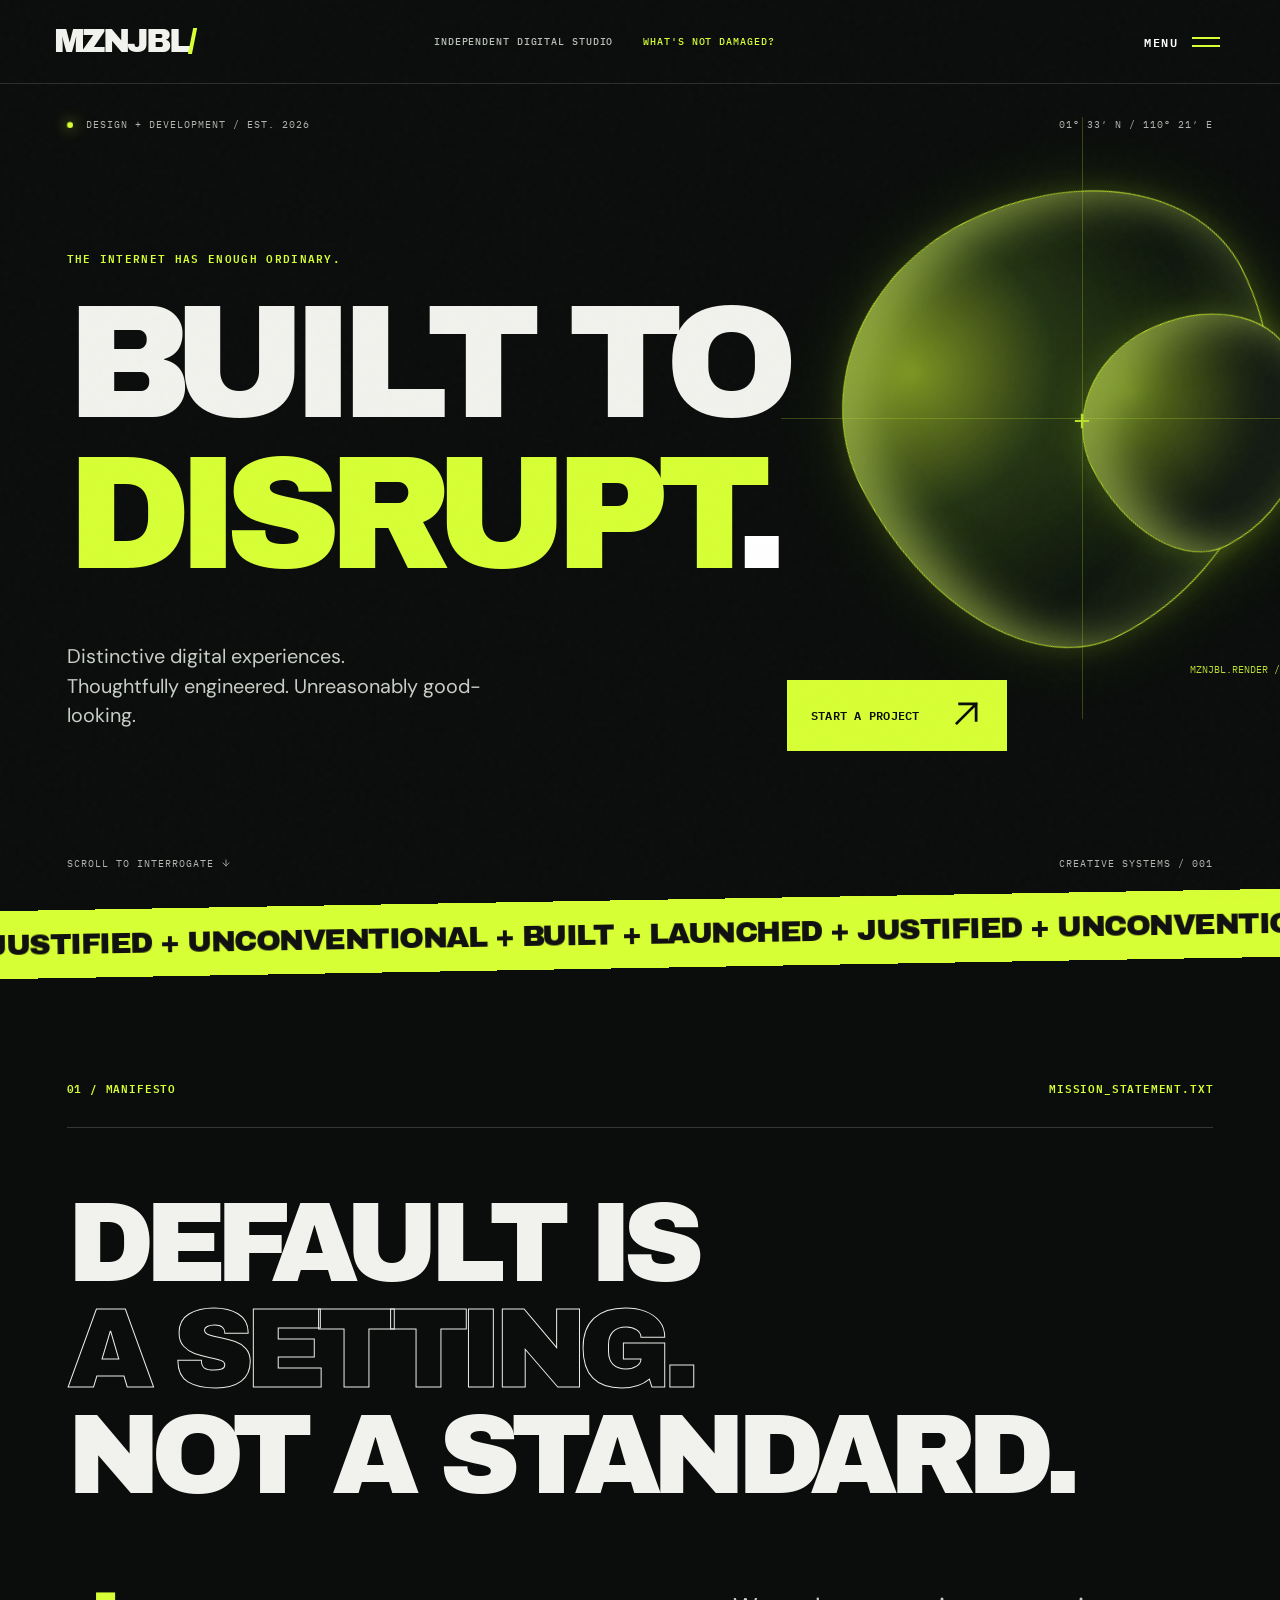
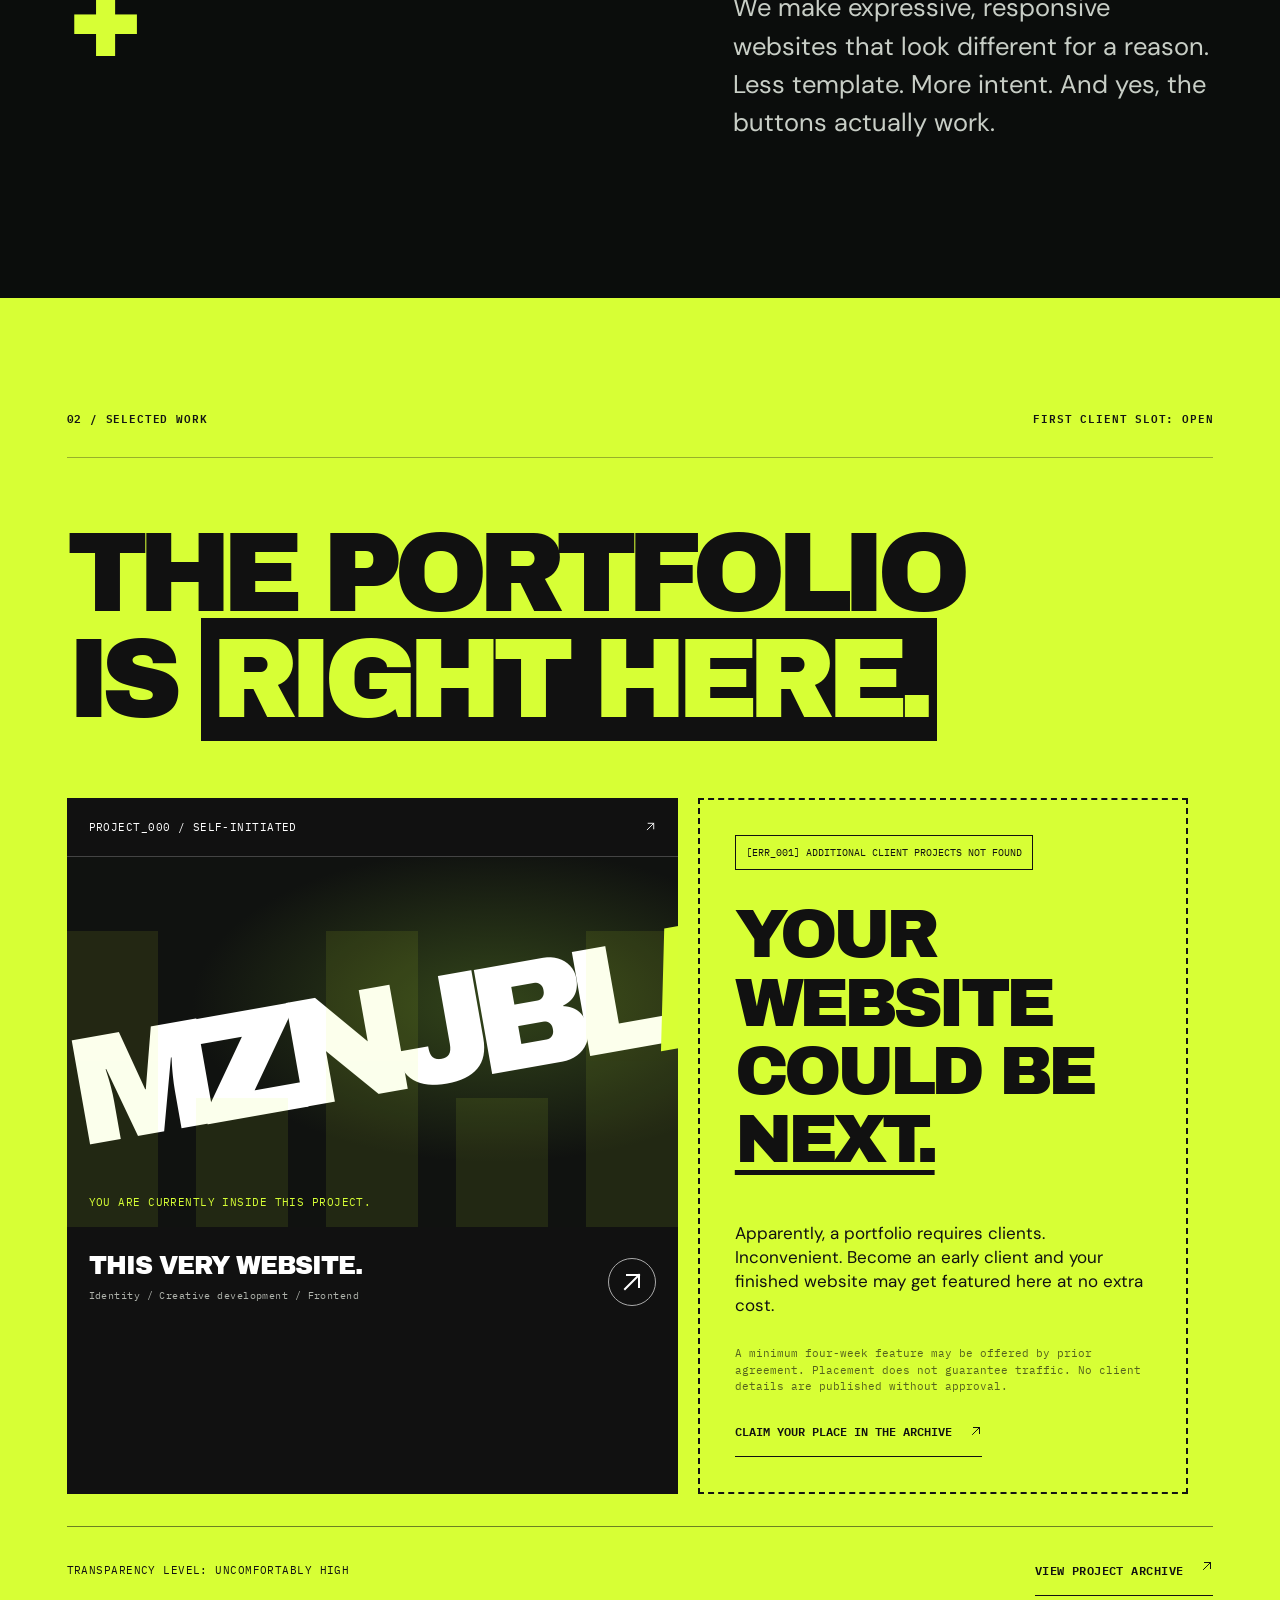
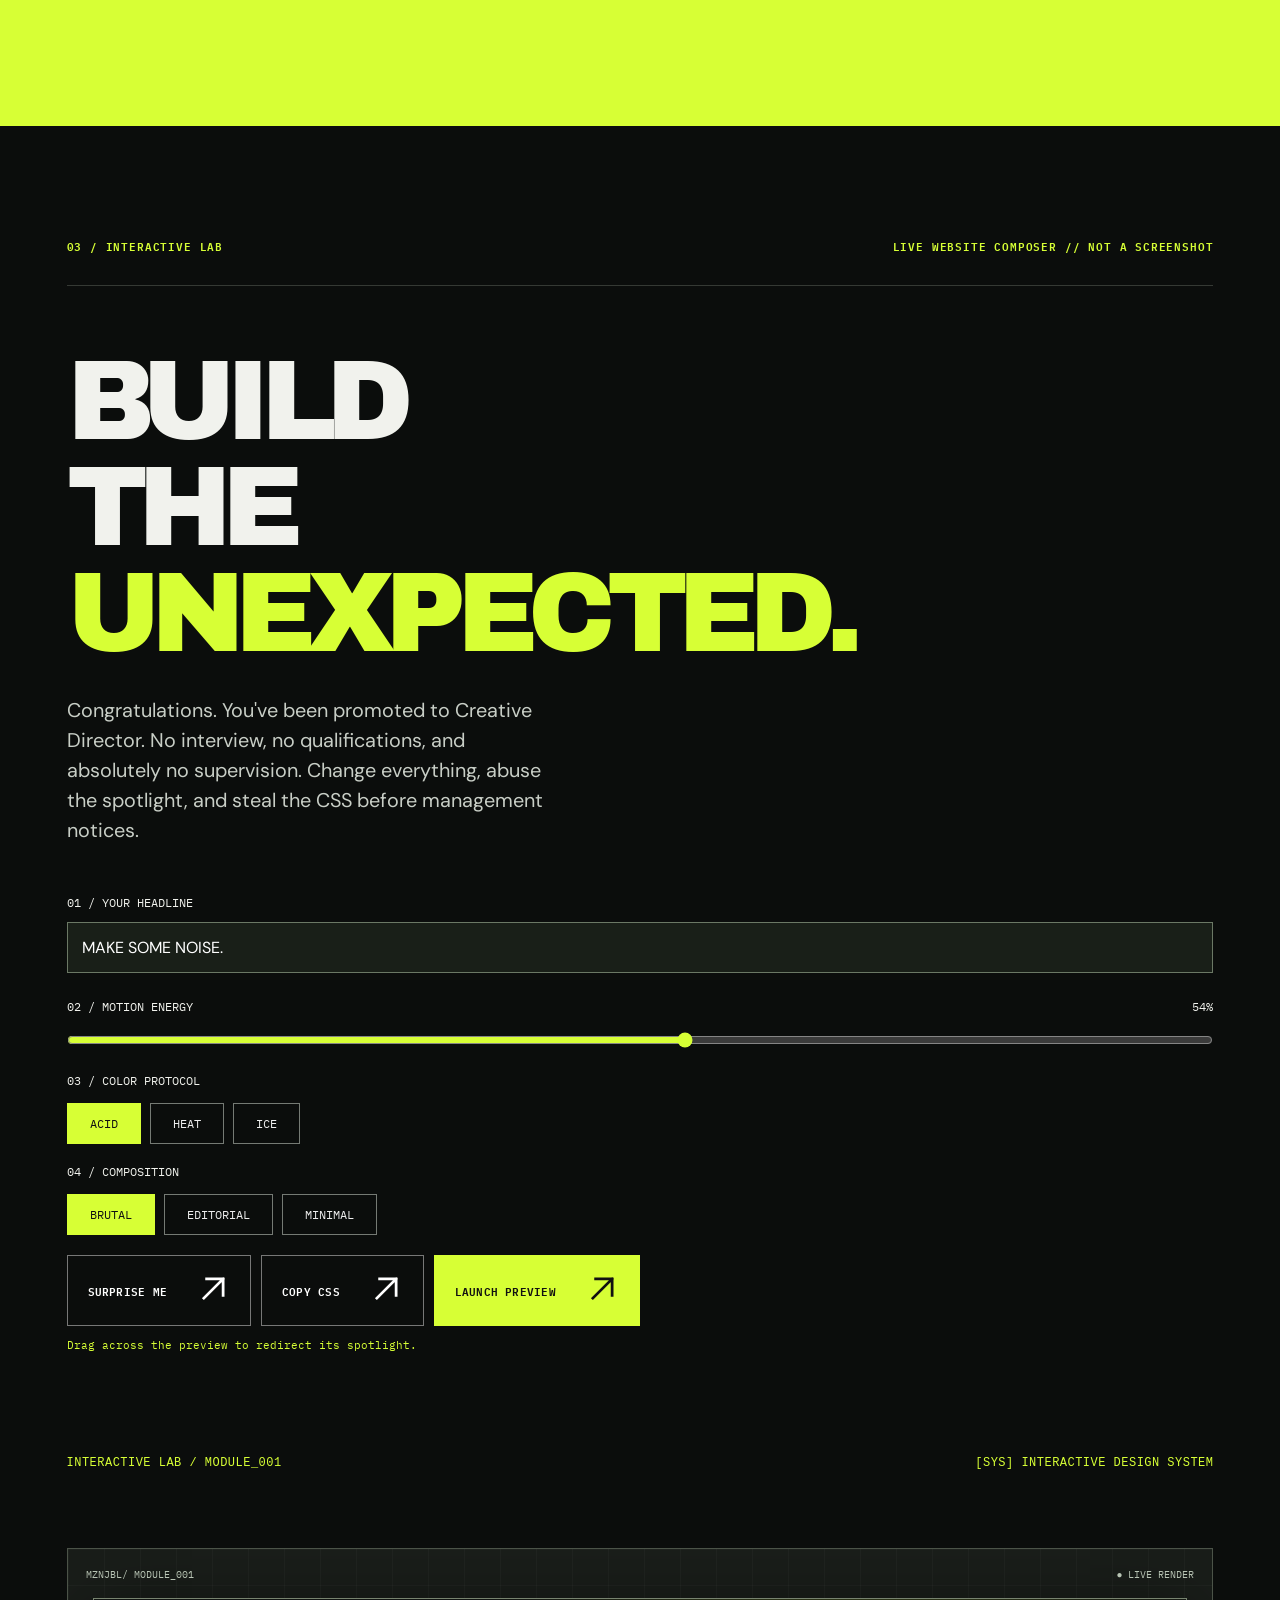
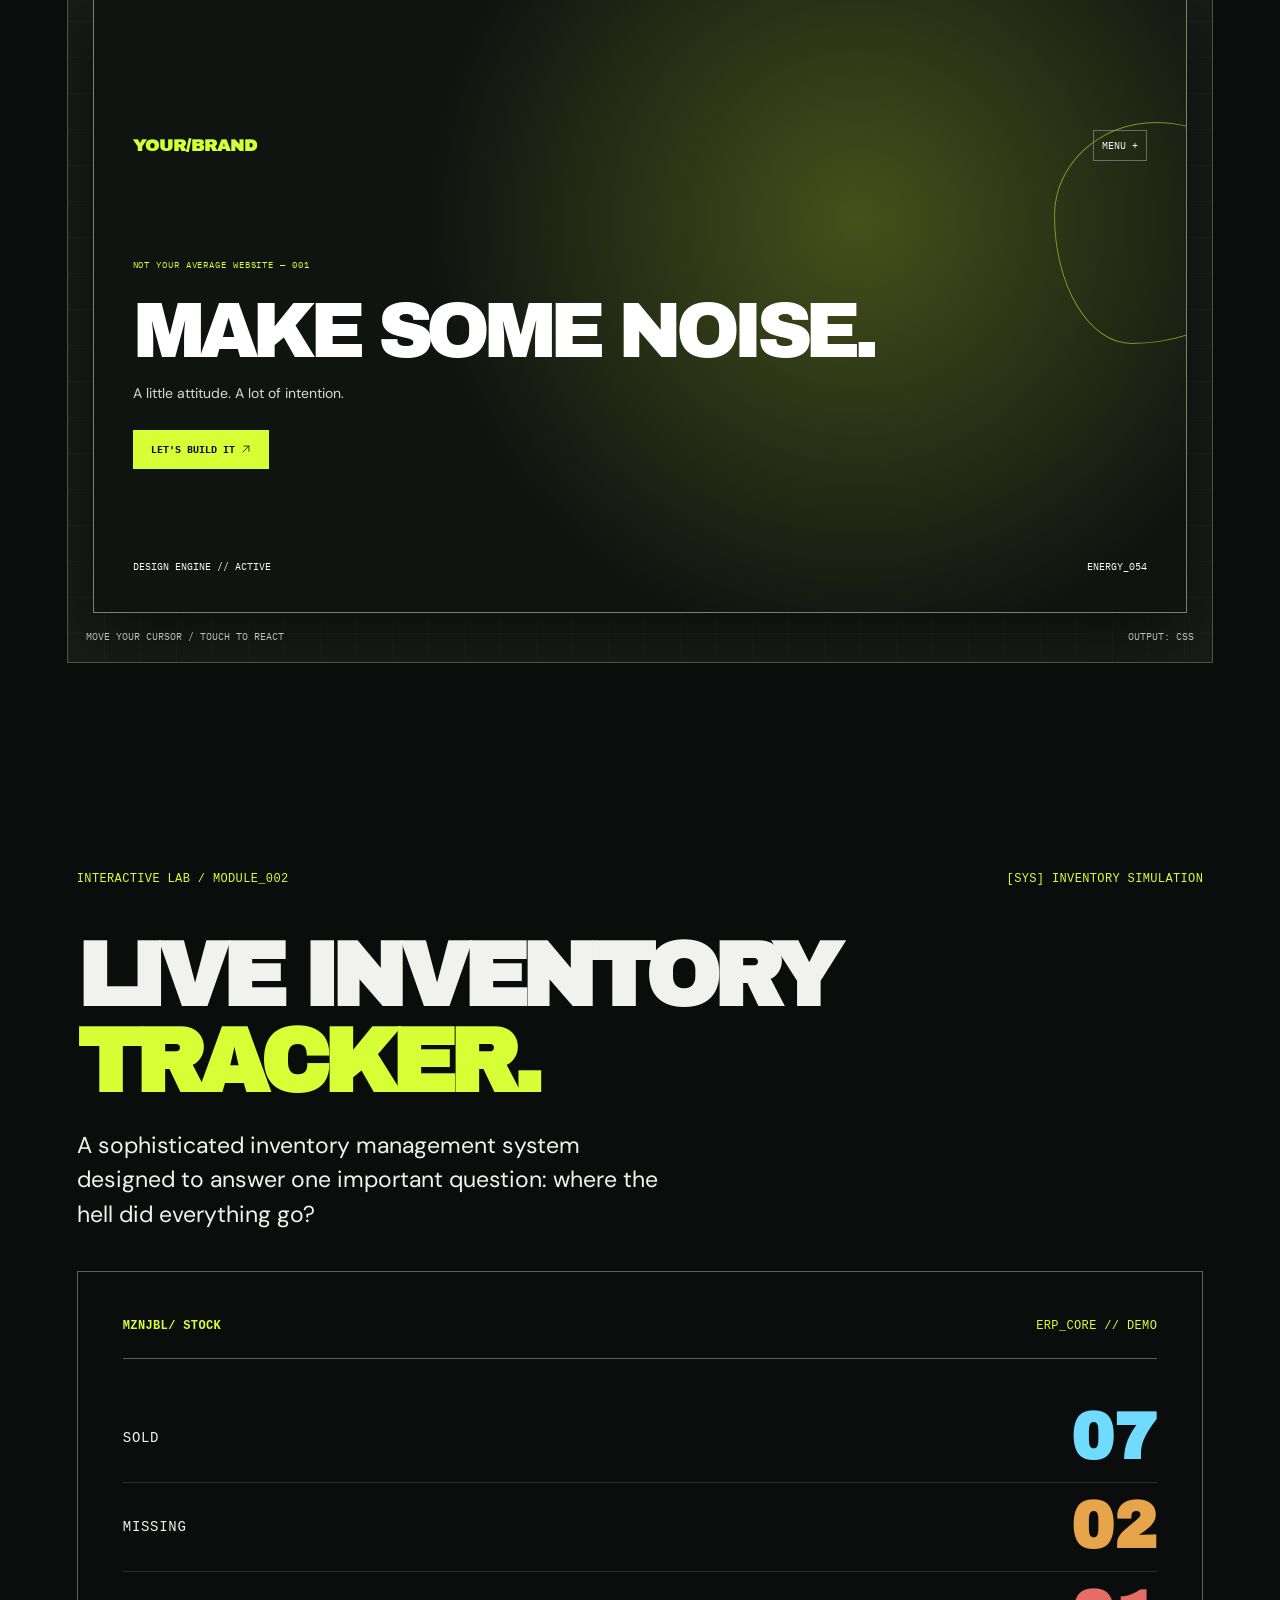
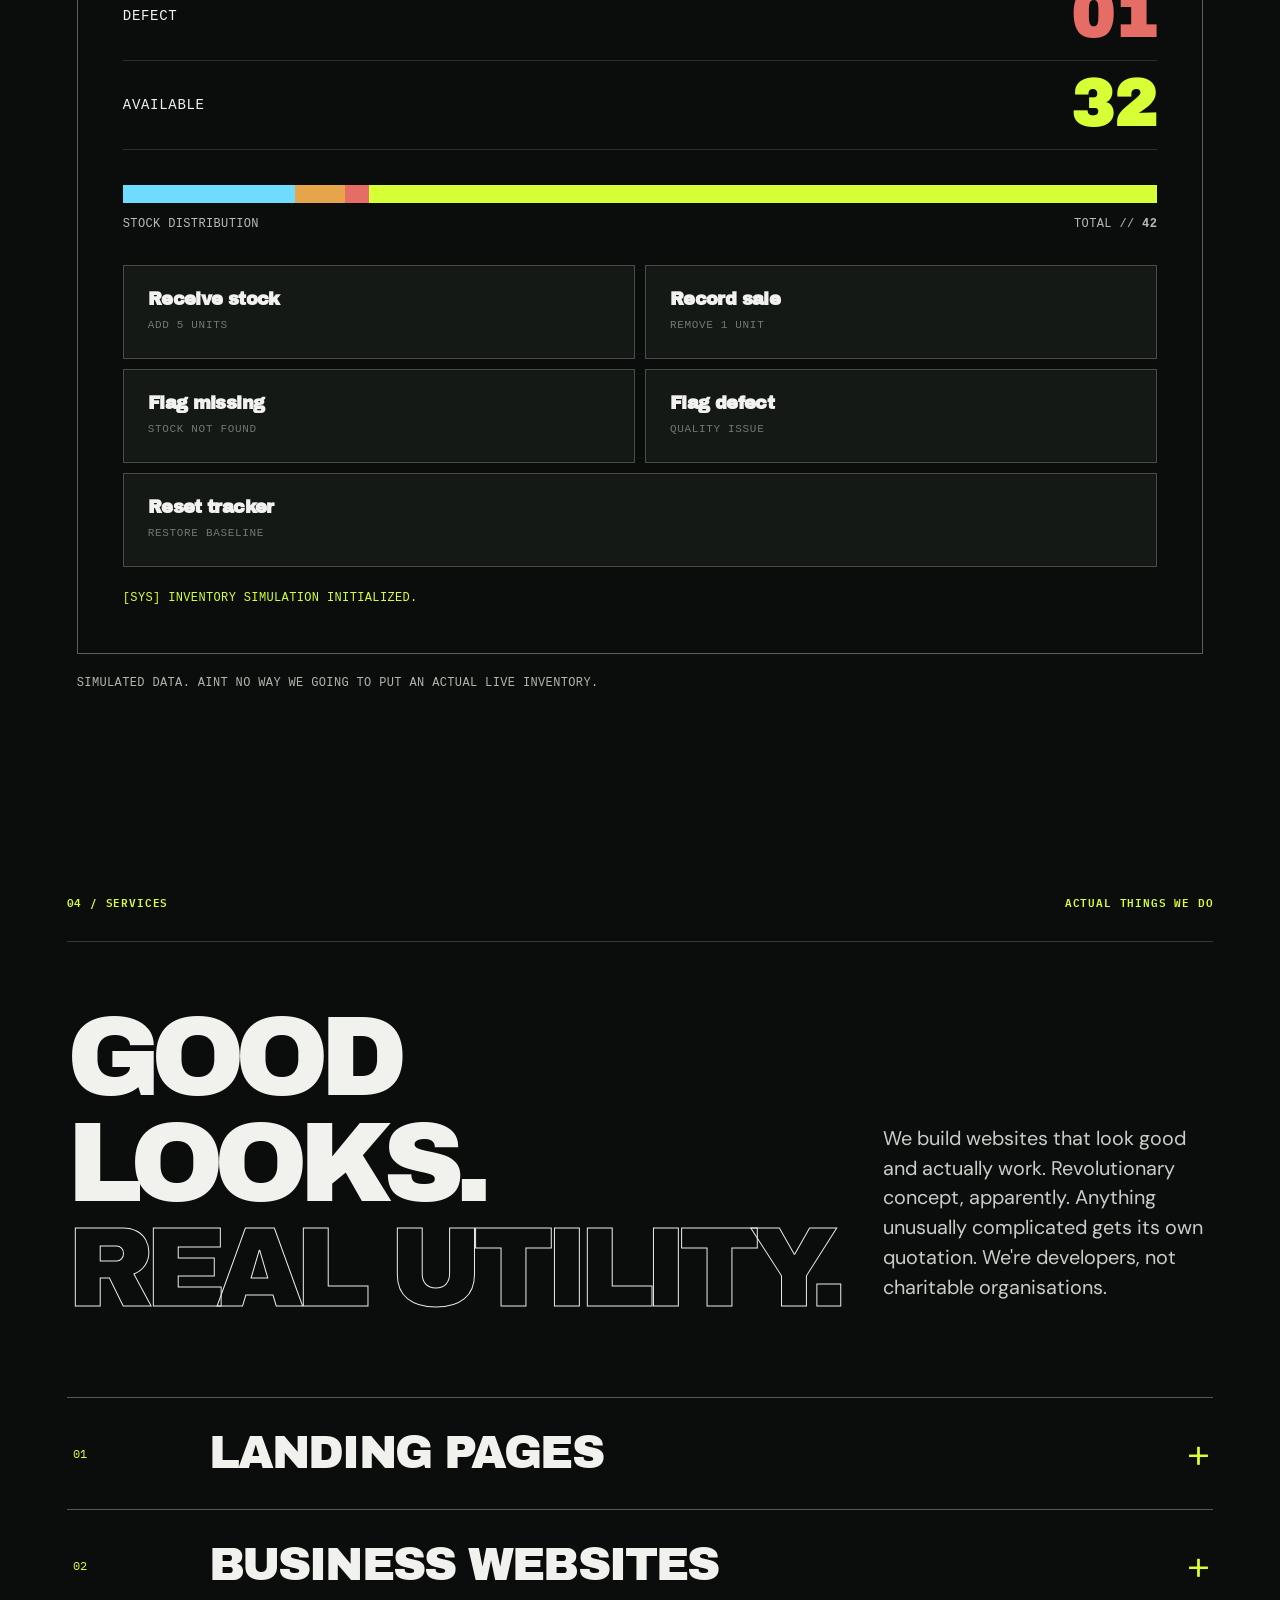
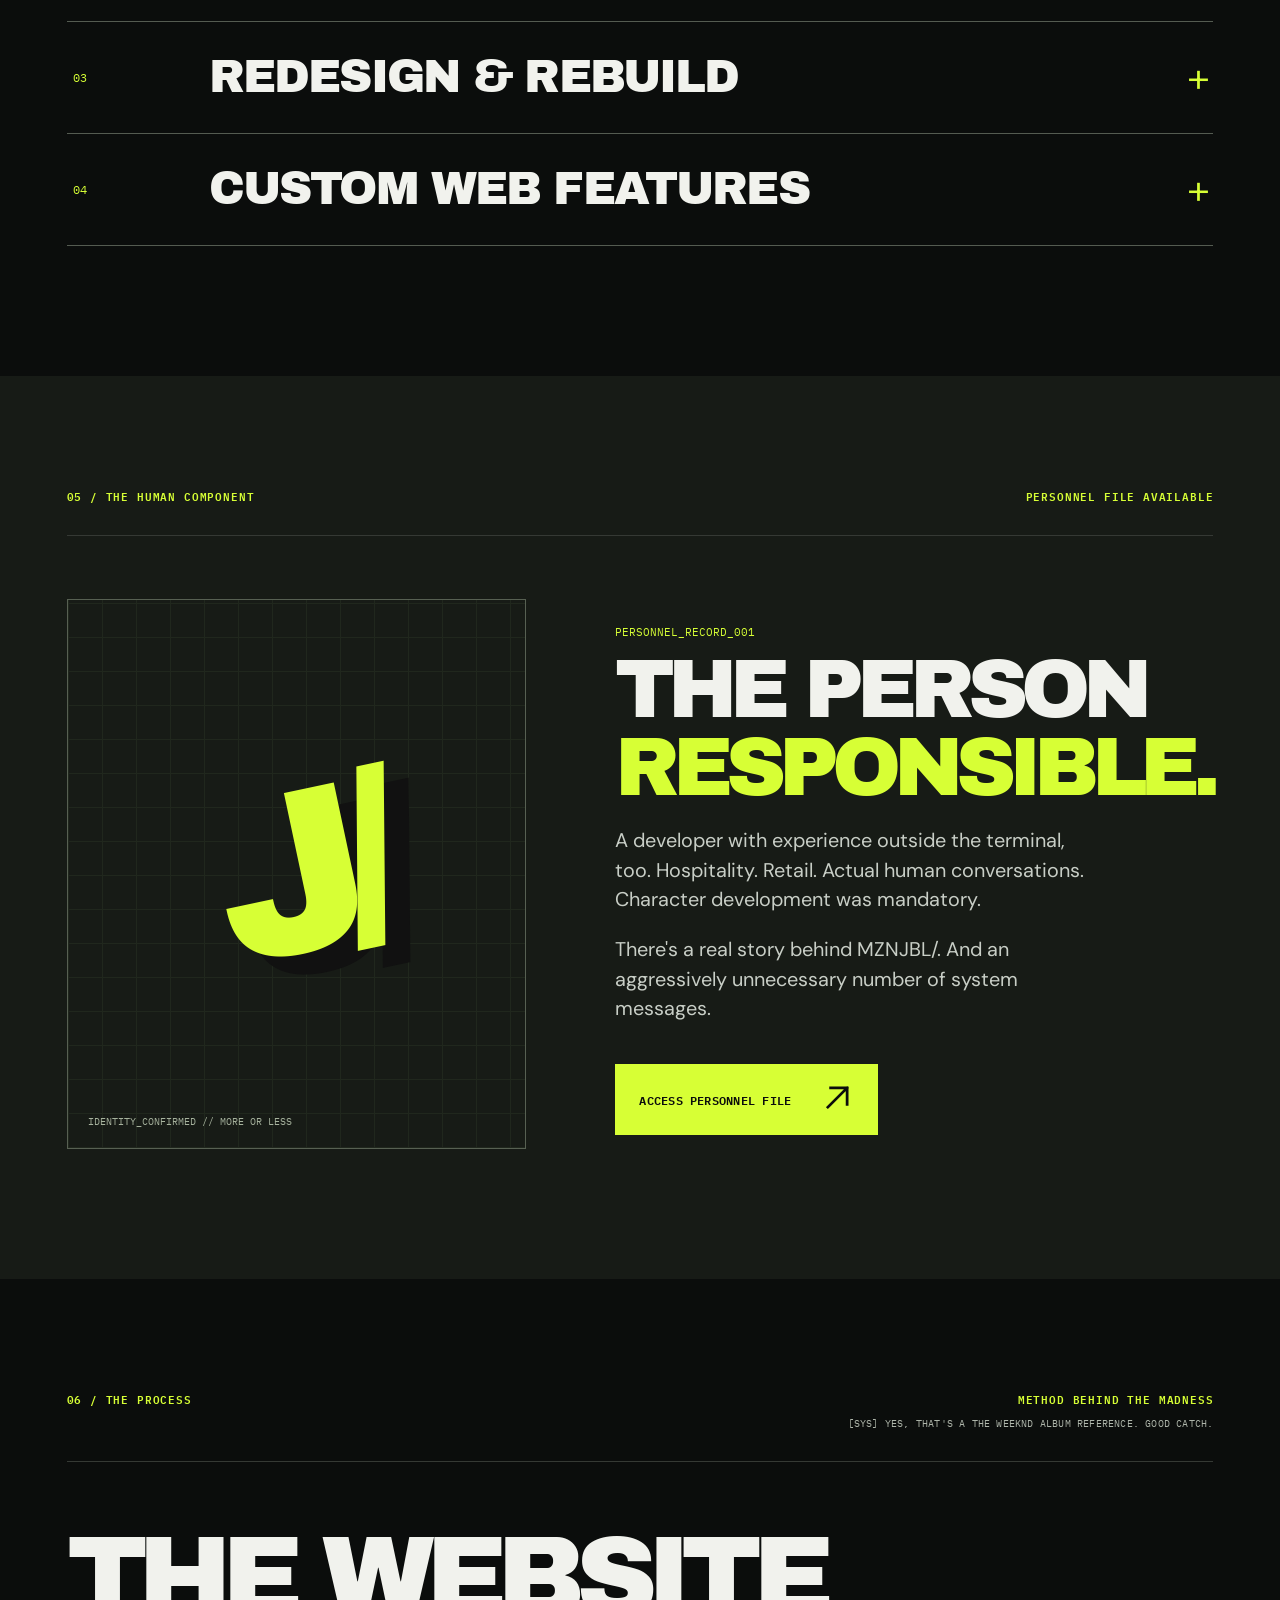
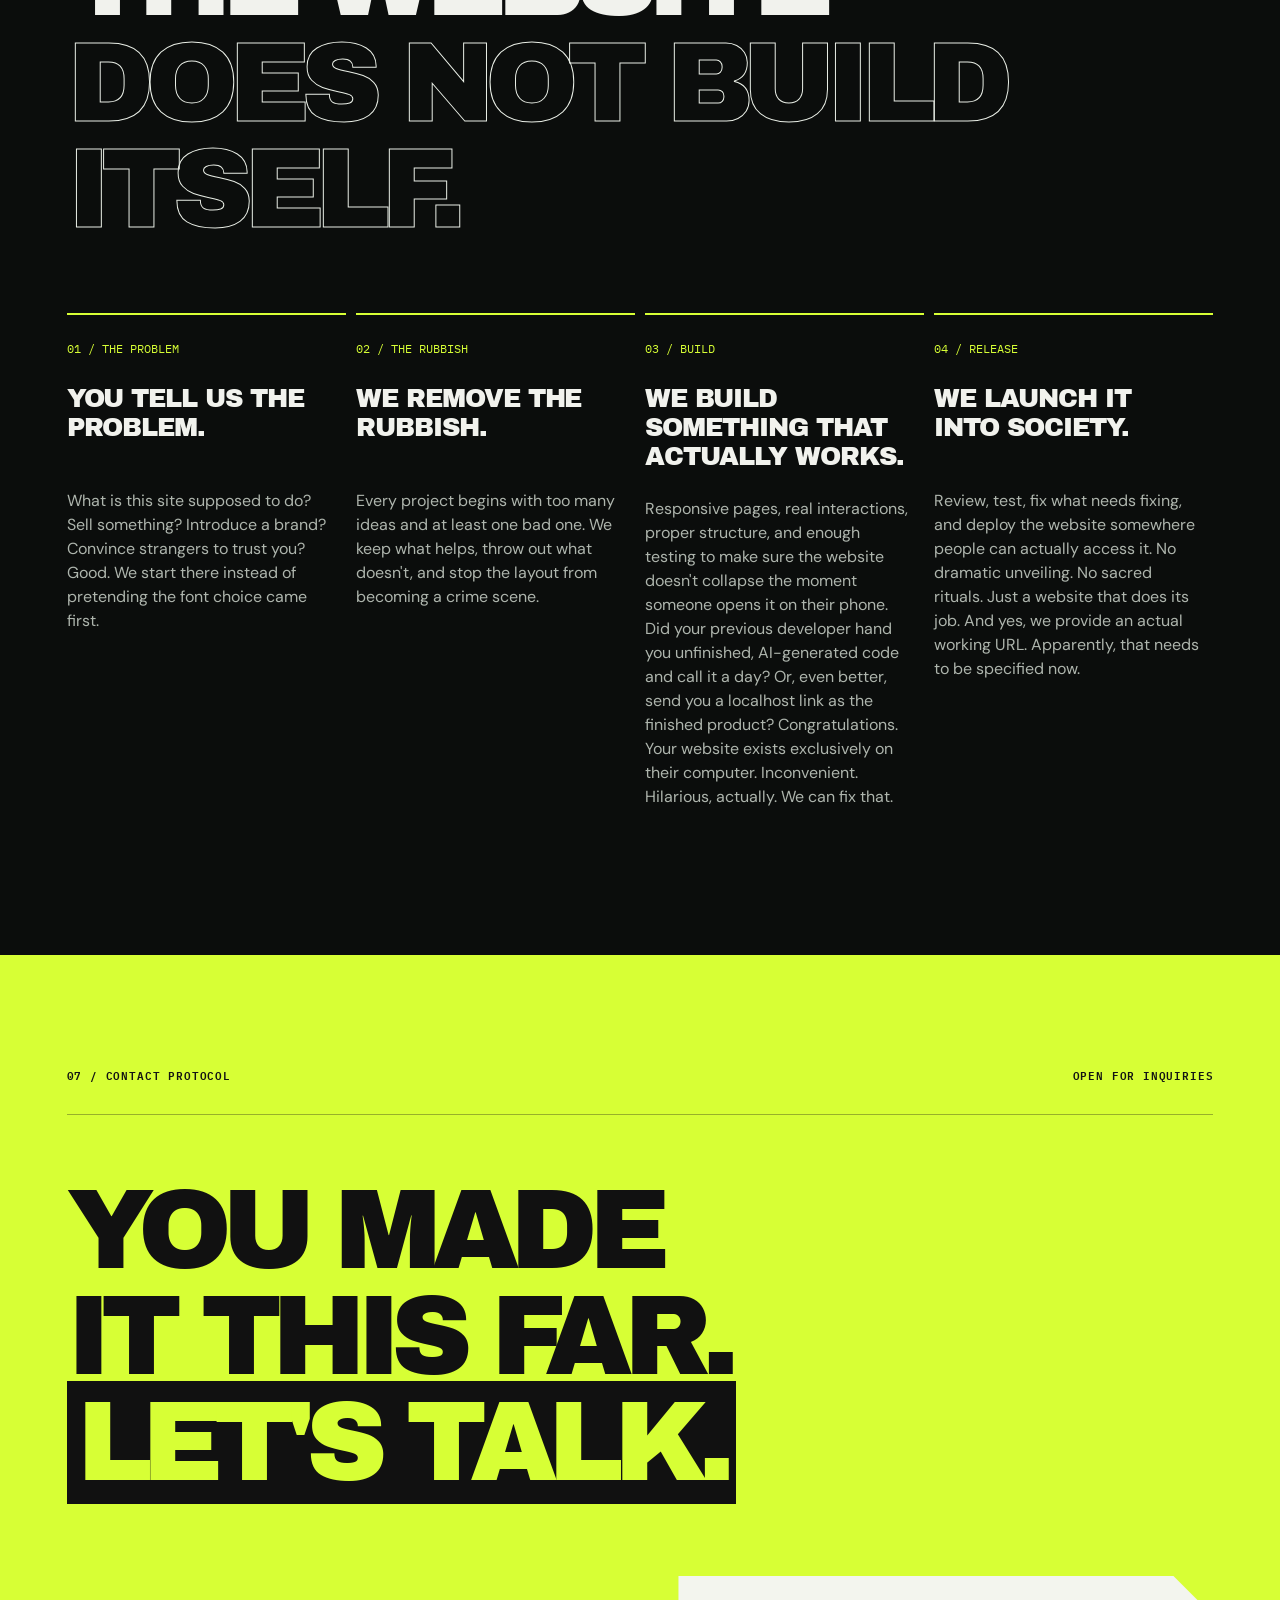
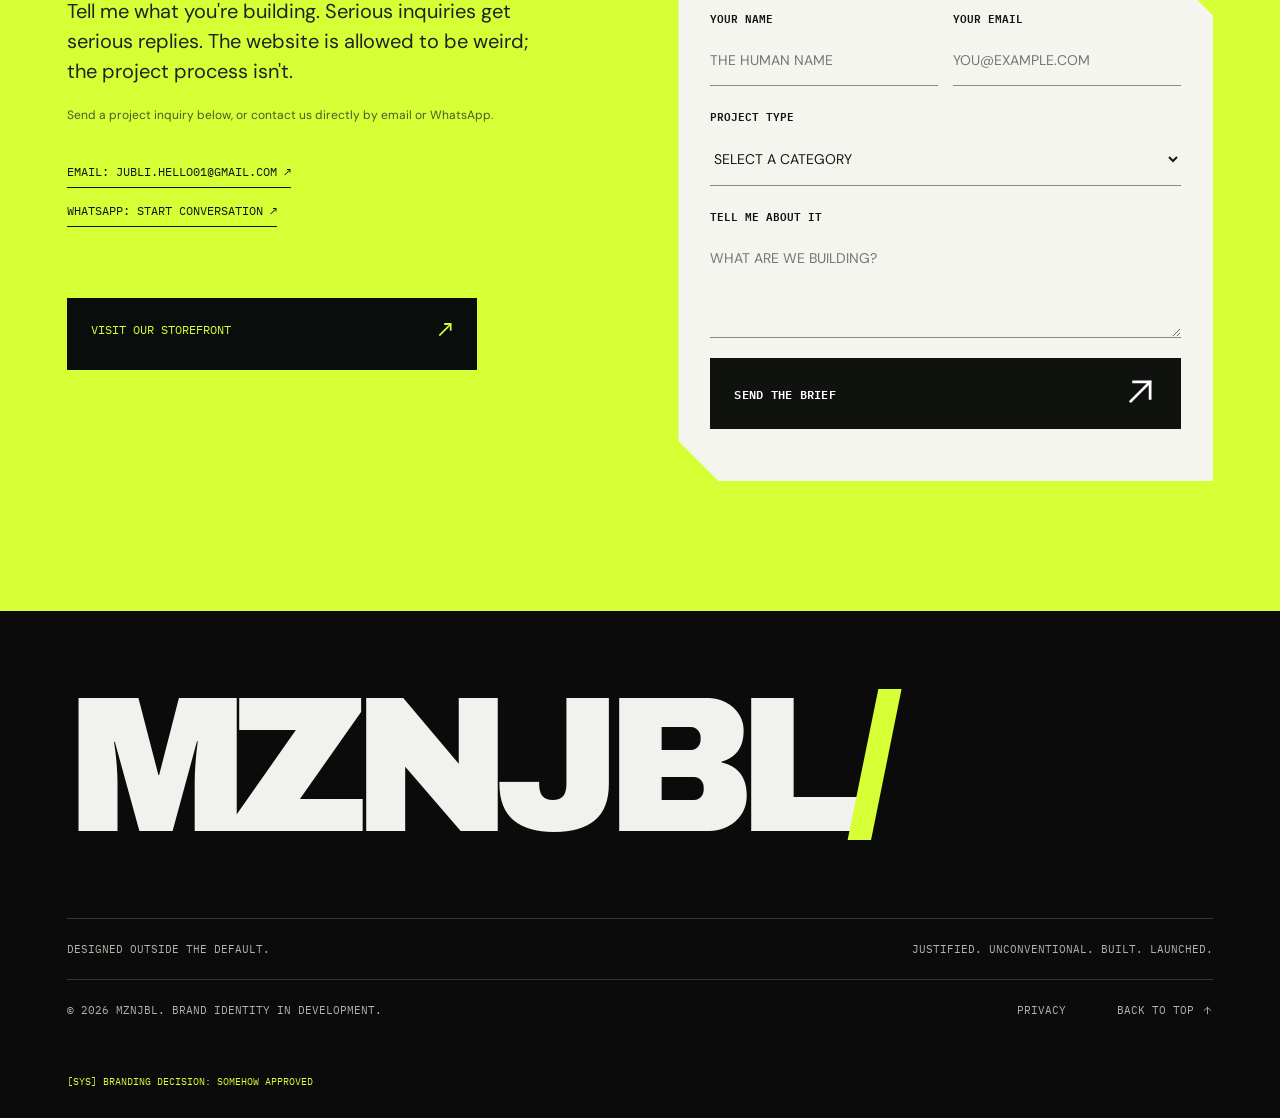
<file: index.html>
<!doctype html>

<html lang="en">
  <head>
    <meta charset="utf-8" />
    <meta
      content="width=device-width, initial-scale=1, viewport-fit=cover"
      name="viewport"
    />
    <meta content="#0b0d0c" name="theme-color" />
    <meta
      content="MZNJBL/ is an independent creative development studio building distinctive websites, thoughtfully engineered."
      name="description"
    />
    <title>MZNJBL/ | Designed Outside the Default</title>
    <link href="/styles.css?v=2.1.0" rel="stylesheet" />
    <script defer="" src="/app.js?v=2.1.1"></script>
    <style>
      .forge-module-heading {
        display: flex;
        justify-content: space-between;
        align-items: center;
        flex-wrap: wrap;
        gap: 16px;
        padding: 24px 0;
        color: #d7ff35;
        font: 12px/1.6 monospace;
        letter-spacing: 0.04em;
      }
      @media (max-width: 600px) {
        .forge-module-heading {
          font-size: 10px;
          gap: 8px;
        }
      }
    </style>

    <style>
      /* PROCESS REFERENCE FINAL LAYOUT */
      #process .section-meta .process-reference {
        display: flex !important;
        flex-direction: column !important;
        align-items: flex-end !important;
        justify-content: center;
        gap: 8px;
        min-width: 0;
        text-align: right;
      }

      #process .section-meta .process-reference > span,
      #process .section-meta .process-reference > small {
        display: block !important;
        width: 100%;
        text-align: right !important;
        white-space: normal !important;
      }

      #process .section-meta .process-reference > span {
        color: #d7ff35;
      }

      #process .section-meta .process-reference > small {
        margin: 0 !important;
        font:
          10px/1.5 "IBM Plex Mono",
          monospace !important;
        letter-spacing: 0.02em;
        color: #aeb5aa !important;
      }

      @media (max-width: 600px) {
        #process .section-meta .process-reference {
          align-items: flex-start !important;
          text-align: left;
        }

        #process .section-meta .process-reference > span,
        #process .section-meta .process-reference > small {
          text-align: left !important;
        }
      }
    </style>

    <style>
      /* INVENTORY STATUS NUMBER COLOURS */
      #inventory-demo .inv-stats #inv-sold {
        color: #6fdcff;
      }

      #inventory-demo .inv-stats #inv-missing {
        color: #e6a54b;
      }

      #inventory-demo .inv-stats #inv-defect {
        color: #e56d65;
      }

      #inventory-demo .inv-stats #inv-available {
        color: #d7ff35;
      }
    </style>
  </head>
  <body data-page="home">
    <div aria-hidden="true" class="noise"></div>
    <div aria-hidden="true" class="cursor-glow"></div>
    <header class="header" id="top">
      <a aria-label="MZNJBL home" class="wordmark" href="/"
        >MZNJBL<span>/</span></a
      >
      <div class="header-center">
        INDEPENDENT DIGITAL STUDIO
        <span
          class="online ac-status"
          aria-label="Air-conditioning is fully operational"
        >
          <span class="ac-status-track" aria-hidden="true">
            <span>WHAT'S NOT DAMAGED?</span>
            <span>AIR-CONDITIONING IS FULLY OPERATIONAL</span>
          </span>
        </span>
      </div>
      <button
        aria-controls="main-menu"
        aria-expanded="false"
        class="menu-button"
        type="button"
      >
        <span>MENU</span><span class="menu-icon"><i></i><i></i></span>
      </button>
    </header>
    <nav aria-label="Main menu" class="menu-overlay" id="main-menu" inert="">
      <div class="menu-top">MZNJBL/ <span>NAVIGATION_PROTOCOL_001</span></div>
      <a href="/#work"
        ><small class="menu-number">01</small
        ><strong class="menu-title">WORK</strong
        ><span class="menu-arrow"
          ><svg
            class="ui-arrow"
            aria-hidden="true"
            focusable="false"
            viewBox="0 0 24 24"
            width="1em"
            height="1em"
            fill="none"
            stroke="currentColor"
            stroke-width="2"
            stroke-linecap="square"
            stroke-linejoin="miter"
          >
            <path d="M5 19L19 5M7 5h12v12" /></svg></span></a
      ><a href="/#services"
        ><small class="menu-number">02</small
        ><strong class="menu-title">SERVICES</strong
        ><span class="menu-arrow"
          ><svg
            class="ui-arrow"
            aria-hidden="true"
            focusable="false"
            viewBox="0 0 24 24"
            width="1em"
            height="1em"
            fill="none"
            stroke="currentColor"
            stroke-width="2"
            stroke-linecap="square"
            stroke-linejoin="miter"
          >
            <path d="M5 19L19 5M7 5h12v12" /></svg></span></a
      ><a href="/about.html"
        ><small class="menu-number">03</small
        ><strong class="menu-title">PERSONNEL</strong
        ><span class="menu-arrow"
          ><svg
            class="ui-arrow"
            aria-hidden="true"
            focusable="false"
            viewBox="0 0 24 24"
            width="1em"
            height="1em"
            fill="none"
            stroke="currentColor"
            stroke-width="2"
            stroke-linecap="square"
            stroke-linejoin="miter"
          >
            <path d="M5 19L19 5M7 5h12v12" /></svg></span></a
      ><a href="/supply.html"
        ><small class="menu-number">04</small
        ><strong class="menu-title">VISIT STORE</strong
        ><span class="menu-arrow"
          ><svg
            class="ui-arrow"
            aria-hidden="true"
            focusable="false"
            viewBox="0 0 24 24"
            width="1em"
            height="1em"
            fill="none"
            stroke="currentColor"
            stroke-width="2"
            stroke-linecap="square"
            stroke-linejoin="miter"
          >
            <path d="M5 19L19 5M7 5h12v12" /></svg></span></a
      ><a href="/#contact"
        ><small class="menu-number">05</small
        ><strong class="menu-title">CONTACT</strong
        ><span class="menu-arrow"
          ><svg
            class="ui-arrow"
            aria-hidden="true"
            focusable="false"
            viewBox="0 0 24 24"
            width="1em"
            height="1em"
            fill="none"
            stroke="currentColor"
            stroke-width="2"
            stroke-linecap="square"
            stroke-linejoin="miter"
          >
            <path d="M5 19L19 5M7 5h12v12" /></svg></span
      ></a>
      <div class="menu-bottom">BUILT BY A HUMAN. ALLEGEDLY.</div>
    </nav>
    <main>
      <section class="hero section" id="home">
        <div class="eyebrow hero-top">
          <span><b class="pulse"></b> DESIGN + DEVELOPMENT / EST. 2026</span
          ><span class="hero-coordinate">01° 33′ N / 110° 21′ E</span>
        </div>
        <div class="hero-copy">
          <p class="supra reveal">THE INTERNET HAS ENOUGH ORDINARY.</p>
          <h1 class="hero-title reveal">
            BUILT TO<br /><em>DISRUPT</em><span class="period">.</span>
          </h1>
          <div class="hero-bottom">
            <p>
              Distinctive digital experiences.<br />Thoughtfully engineered.
              Unreasonably good-looking.
            </p>
            <a class="button button-acid magnetic" href="#contact"
              >START A PROJECT
              <span
                ><svg
                  class="ui-arrow"
                  aria-hidden="true"
                  focusable="false"
                  viewBox="0 0 24 24"
                  width="1em"
                  height="1em"
                  fill="none"
                  stroke="currentColor"
                  stroke-width="2"
                  stroke-linecap="square"
                  stroke-linejoin="miter"
                >
                  <path d="M5 19L19 5M7 5h12v12" /></svg></span
            ></a>
          </div>
        </div>
        <div aria-hidden="true" class="hero-art">
          <div class="orb orb-one"></div>
          <div class="orb orb-two"></div>
          <div class="reticle">+</div>
          <div class="axis x-axis"></div>
          <div class="axis y-axis"></div>
          <div class="hero-art-label">MZNJBL.RENDER // LIVE</div>
        </div>
        <div class="hero-foot">
          <span
            >SCROLL TO INTERROGATE
            <svg
              class="ui-arrow"
              aria-hidden="true"
              focusable="false"
              viewBox="0 0 24 24"
              width="1em"
              height="1em"
              fill="none"
              stroke="currentColor"
              stroke-width="2"
              stroke-linecap="square"
              stroke-linejoin="miter"
            >
              <path d="M12 5v14M5 12l7 7 7-7" /></svg></span
          ><span>CREATIVE SYSTEMS / 001</span>
        </div>
      </section>
      <div aria-hidden="true" class="marquee">
        <div class="marquee-track">
          JUSTIFIED + UNCONVENTIONAL + BUILT + LAUNCHED + JUSTIFIED +
          UNCONVENTIONAL + BUILT + LAUNCHED +
        </div>
      </div>
      <section class="manifesto section section-pad" id="manifesto">
        <div class="section-meta">
          <span>01 / MANIFESTO</span><span>MISSION_STATEMENT.TXT</span>
        </div>
        <h2 class="display-title reveal">
          DEFAULT IS<br /><span class="outline-text">A SETTING.</span><br />NOT
          A STANDARD.
        </h2>
        <div class="manifesto-lower">
          <span class="asterisk" aria-hidden="true">+</span>
          <p>
            We make expressive, responsive websites that look different for a
            reason. Less template. More intent. And yes, the buttons actually
            work.
          </p>
        </div>
      </section>
      <section class="work section section-pad" id="work">
        <div class="section-meta dark-meta">
          <span>02 / SELECTED WORK</span><span>FIRST CLIENT SLOT: OPEN</span>
        </div>
        <h2 class="display-title dark-title reveal">
          THE PORTFOLIO<br />IS <span class="highlight-text">RIGHT HERE.</span>
        </h2>
        <div class="work-grid">
          <a class="project-tile" href="/projects/studio.html"
            ><div class="tile-top">
              <span>PROJECT_000 / SELF-INITIATED</span
              ><span
                ><svg
                  class="ui-arrow"
                  aria-hidden="true"
                  focusable="false"
                  viewBox="0 0 24 24"
                  width="1em"
                  height="1em"
                  fill="none"
                  stroke="currentColor"
                  stroke-width="2"
                  stroke-linecap="square"
                  stroke-linejoin="miter"
                >
                  <path d="M5 19L19 5M7 5h12v12" /></svg
              ></span>
            </div>
            <div class="tile-art">
              <span class="tile-wordmark">MZNJBL<span>/</span></span>
              <div class="tile-bars"><i></i><i></i><i></i><i></i><i></i></div>
              <span class="tile-art-bottom"
                >YOU ARE CURRENTLY INSIDE THIS PROJECT.</span
              >
            </div>
            <div class="tile-bottom">
              <div>
                <h3>THIS VERY WEBSITE.</h3>
                <p>Identity / Creative development / Frontend</p>
              </div>
              <span class="circle-arrow"
                ><span class="arrow-label">EXPLORE THE TECH BEHIND IT</span
                ><svg
                  class="ui-arrow"
                  aria-hidden="true"
                  focusable="false"
                  viewBox="0 0 24 24"
                  width="1em"
                  height="1em"
                  fill="none"
                  stroke="currentColor"
                  stroke-width="2"
                  stroke-linecap="square"
                  stroke-linejoin="miter"
                >
                  <path d="M5 19L19 5M7 5h12v12" /></svg
              ></span></div
          ></a>
          <div class="vacancy">
            <div class="vacancy-code">
              [ERR_001] ADDITIONAL CLIENT PROJECTS NOT FOUND
            </div>
            <h3>YOUR<br />WEBSITE<br />COULD BE<br /><u>NEXT.</u></h3>
            <p>
              Apparently, a portfolio requires clients. Inconvenient. Become an
              early client and your finished website may get featured here at no
              extra cost.
            </p>
            <p class="fine-print">
              A minimum four-week feature may be offered by prior agreement.
              Placement does not guarantee traffic. No client details are
              published without approval.
            </p>
            <a class="text-link" href="#contact"
              >CLAIM YOUR PLACE IN THE ARCHIVE
              <span
                ><svg
                  class="ui-arrow"
                  aria-hidden="true"
                  focusable="false"
                  viewBox="0 0 24 24"
                  width="1em"
                  height="1em"
                  fill="none"
                  stroke="currentColor"
                  stroke-width="2"
                  stroke-linecap="square"
                  stroke-linejoin="miter"
                >
                  <path d="M5 19L19 5M7 5h12v12" /></svg></span
            ></a>
          </div>
        </div>
        <div class="work-bottom">
          <span>TRANSPARENCY LEVEL: UNCOMFORTABLY HIGH</span
          ><a class="text-link" href="/projects.html"
            >VIEW PROJECT ARCHIVE
            <svg
              class="ui-arrow"
              aria-hidden="true"
              focusable="false"
              viewBox="0 0 24 24"
              width="1em"
              height="1em"
              fill="none"
              stroke="currentColor"
              stroke-width="2"
              stroke-linecap="square"
              stroke-linejoin="miter"
            >
              <path d="M5 19L19 5M7 5h12v12" /></svg
          ></a>
        </div>
      </section>
      <section class="lab section section-pad" id="lab">
        <div class="section-meta">
          <span>03 / INTERACTIVE LAB</span
          ><span>LIVE WEBSITE COMPOSER // NOT A SCREENSHOT</span>
        </div>
        <div class="lab-layout">
          <div>
            <h2 class="display-title reveal">
              BUILD<br />THE<br /><span class="acid-text">UNEXPECTED.</span>
            </h2>
            <p class="lab-description">
              Congratulations. You've been promoted to Creative Director. No
              interview, no qualifications, and absolutely no supervision.
              Change everything, abuse the spotlight, and steal the CSS before
              management notices.
            </p>
            <div class="controls forge-controls">
              <label for="forgeHeadline">01 / YOUR HEADLINE</label
              ><input
                aria-label="Preview headline"
                id="forgeHeadline"
                maxlength="48"
                type="text"
                value="MAKE SOME NOISE."
              /><label for="shapeRange"
                >02 / MOTION ENERGY <output id="shapeOutput">54%</output></label
              ><input
                id="shapeRange"
                max="100"
                min="0"
                type="range"
                value="54"
              /><span class="forge-label">03 / COLOR PROTOCOL</span>
              <div class="button-row">
                <button
                  aria-pressed="true"
                  class="chip selected"
                  data-accent="acid"
                  type="button"
                >
                  ACID</button
                ><button
                  aria-pressed="false"
                  class="chip"
                  data-accent="orange"
                  type="button"
                >
                  HEAT</button
                ><button
                  aria-pressed="false"
                  class="chip"
                  data-accent="blue"
                  type="button"
                >
                  ICE
                </button>
              </div>
              <span class="forge-label">04 / COMPOSITION</span>
              <div class="button-row">
                <button
                  aria-pressed="true"
                  class="chip selected"
                  data-layout="bold"
                  type="button"
                >
                  BRUTAL</button
                ><button
                  aria-pressed="false"
                  class="chip"
                  data-layout="editorial"
                  type="button"
                >
                  EDITORIAL</button
                ><button
                  aria-pressed="false"
                  class="chip"
                  data-layout="minimal"
                  type="button"
                >
                  MINIMAL
                </button>
              </div>
              <div class="forge-actions">
                <button
                  class="button button-outline"
                  id="randomize"
                  type="button"
                >
                  SURPRISE ME
                  <span
                    ><svg
                      class="ui-arrow"
                      aria-hidden="true"
                      focusable="false"
                      viewBox="0 0 24 24"
                      width="1em"
                      height="1em"
                      fill="none"
                      stroke="currentColor"
                      stroke-width="2"
                      stroke-linecap="square"
                      stroke-linejoin="miter"
                    >
                      <path d="M5 19L19 5M7 5h12v12" /></svg
                  ></span></button
                ><button
                  class="button button-outline"
                  id="copyForge"
                  type="button"
                >
                  COPY CSS
                  <span
                    ><svg
                      class="ui-arrow"
                      aria-hidden="true"
                      focusable="false"
                      viewBox="0 0 24 24"
                      width="1em"
                      height="1em"
                      fill="none"
                      stroke="currentColor"
                      stroke-width="2"
                      stroke-linecap="square"
                      stroke-linejoin="miter"
                    >
                      <path d="M5 19L19 5M7 5h12v12" /></svg
                  ></span></button
                ><button
                  class="button button-acid"
                  id="launchForge"
                  type="button"
                >
                  LAUNCH PREVIEW
                  <span
                    ><svg
                      class="ui-arrow"
                      aria-hidden="true"
                      focusable="false"
                      viewBox="0 0 24 24"
                      width="1em"
                      height="1em"
                      fill="none"
                      stroke="currentColor"
                      stroke-width="2"
                      stroke-linecap="square"
                      stroke-linejoin="miter"
                    >
                      <path d="M5 19L19 5M7 5h12v12" /></svg
                  ></span>
                </button>
              </div>
              <p class="forge-status" id="forgeStatus" role="status">
                Drag across the preview to redirect its spotlight.
              </p>
            </div>
          </div>
          <div class="forge-module-heading">
            <span>INTERACTIVE LAB / MODULE_001</span
            ><span>[SYS] INTERACTIVE DESIGN SYSTEM</span>
          </div>
          <div class="lab-display forge-display" id="labDisplay">
            <div class="lab-display-top">
              <span>MZNJBL/ MODULE_001</span><span>● LIVE RENDER</span>
            </div>
            <div class="forge-preview" data-layout="bold" id="forgePreview">
              <div aria-hidden="true" class="forge-scan">
                <span>DEPLOYING YOUR IDEA</span
                ><strong>READY / SET / LIVE</strong>
              </div>
              <div aria-hidden="true" class="forge-glow"></div>
              <div class="forge-mini-nav">
                <strong>YOUR/BRAND</strong><span>MENU +</span>
              </div>
              <div class="forge-center">
                <span class="forge-kicker">NOT YOUR AVERAGE WEBSITE — 001</span>
                <h3 id="forgeTitle">MAKE SOME NOISE.</h3>
                <p>A little attitude. A lot of intention.</p>
                <span class="forge-cta"
                  >LET'S BUILD IT
                  <svg
                    class="ui-arrow"
                    aria-hidden="true"
                    focusable="false"
                    viewBox="0 0 24 24"
                    width="1em"
                    height="1em"
                    fill="none"
                    stroke="currentColor"
                    stroke-width="2"
                    stroke-linecap="square"
                    stroke-linejoin="miter"
                  >
                    <path d="M5 19L19 5M7 5h12v12" /></svg
                ></span>
              </div>
              <div class="forge-mini-foot">
                <span>DESIGN ENGINE // ACTIVE</span
                ><span id="shapeMetric">ENERGY_054</span>
              </div>
            </div>
            <div class="lab-display-bottom">
              <span>MOVE YOUR CURSOR / TOUCH TO REACT</span
              ><span>OUTPUT: CSS</span>
            </div>
          </div>
        </div>
      </section>
      <section id="inventory-demo" class="inventory-demo">
        <div class="inv-heading">
          <span>INTERACTIVE LAB / MODULE_002</span>
          <span>[SYS] INVENTORY SIMULATION</span>
        </div>
        <h2>LIVE INVENTORY<br /><span>TRACKER.</span></h2>
        <p class="inv-intro">
          A sophisticated inventory management system designed to answer one
          important question: where the hell did everything go?
        </p>

        <div class="inv-panel">
          <div class="inv-panel-top">
            <strong>MZNJBL/ STOCK</strong>
            <span>ERP_CORE // DEMO</span>
          </div>

          <div class="inv-stats">
            <div><span>SOLD</span><strong id="inv-sold">07</strong></div>
            <div><span>MISSING</span><strong id="inv-missing">02</strong></div>
            <div><span>DEFECT</span><strong id="inv-defect">01</strong></div>
            <div>
              <span>AVAILABLE</span><strong id="inv-available">32</strong>
            </div>
          </div>

          <div class="inv-bar" aria-label="Inventory distribution">
            <span data-stock="sold"></span>
            <span data-stock="missing"></span>
            <span data-stock="defect"></span>
            <span data-stock="available"></span>
          </div>

          <div class="inv-total">
            <span>STOCK DISTRIBUTION</span>
            <span>TOTAL // <b id="inv-total">42</b></span>
          </div>

          <div class="inv-controls">
            <button type="button" data-inv-action="receive">
              <span class="inv-btn-title">Receive stock</span
              ><span class="inv-btn-sub">add 5 units</span>
            </button>
            <button type="button" data-inv-action="sell">
              <span class="inv-btn-title">Record sale</span
              ><span class="inv-btn-sub">remove 1 unit</span>
            </button>
            <button type="button" data-inv-action="missing">
              <span class="inv-btn-title">Flag missing</span
              ><span class="inv-btn-sub">stock not found</span>
            </button>
            <button type="button" data-inv-action="defect">
              <span class="inv-btn-title">Flag defect</span
              ><span class="inv-btn-sub">quality issue</span>
            </button>
            <button type="button" data-inv-action="reset">
              <span class="inv-btn-title">Reset tracker</span
              ><span class="inv-btn-sub">restore baseline</span>
            </button>
          </div>

          <p class="inv-log" id="inv-log" role="status" aria-live="polite">
            [SYS] INVENTORY SIMULATION INITIALIZED.
          </p>
        </div>
        <p class="inv-disclaimer">
          SIMULATED DATA. AINT NO WAY WE GOING TO PUT AN ACTUAL LIVE INVENTORY.
        </p>
      </section>

      <style>
        .inventory-demo {
          padding: clamp(35px, 6vw, 100px);
          background: #0b0d0c;
          color: #f1f2ed;
        }
        .inv-heading,
        .inv-panel-top,
        .inv-total,
        .inv-log,
        .inv-disclaimer {
          font: 12px/1.6 monospace;
          letter-spacing: 0.03em;
        }
        .inv-heading,
        .inv-panel-top,
        .inv-total {
          display: flex;
          justify-content: space-between;
          gap: 15px;
          flex-wrap: wrap;
        }
        .inv-heading {
          color: #d7ff35;
        }
        .inventory-demo h2 {
          margin: 45px 0 20px;
          font:
            900 clamp(2.8rem, 7vw, 7rem) / 0.95 "Archivo Black",
            Arial,
            sans-serif;
          letter-spacing: -0.075em;
        }
        .inventory-demo h2 span {
          color: #d7ff35;
        }
        .inv-intro {
          font-size: clamp(17px, 2vw, 23px);
          line-height: 1.5;
          max-width: 600px;
          margin-bottom: 40px;
        }
        .inv-panel {
          border: 1px solid #596154;
          padding: clamp(20px, 4vw, 45px);
        }
        .inv-panel-top {
          color: #d7ff35;
          padding-bottom: 22px;
          border-bottom: 1px solid #596154;
        }
        .inv-stats {
          padding: 35px 0;
        }
        .inv-stats > div {
          display: flex;
          justify-content: space-between;
          align-items: center;
          gap: 20px;
          padding: 12px 0;
          border-bottom: 1px solid #293029;
        }
        .inv-stats span {
          font: 14px monospace;
          letter-spacing: 0.05em;
        }
        .inv-stats strong {
          font:
            900 clamp(35px, 5vw, 70px) / 1 "Archivo Black",
            Arial,
            sans-serif;
        }
        #inv-available {
          color: #d7ff35;
        }
        .inv-bar {
          display: flex;
          width: 100%;
          height: 18px;
          background: #303630;
          overflow: hidden;
        }
        .inv-bar span {
          display: block;
          width: 0;
          transition: width 0.35s ease;
        }
        .inv-bar [data-stock="sold"] {
          background: #6fdcff;
        }
        .inv-bar [data-stock="missing"] {
          background: #e6a54b;
        }
        .inv-bar [data-stock="defect"] {
          background: #e56d65;
        }
        .inv-bar [data-stock="available"] {
          background: #d7ff35;
        }
        .inv-total {
          padding: 12px 0 30px;
          color: #b5bdb2;
        }
        .inv-controls {
          display: grid;
          grid-template-columns: repeat(2, minmax(0, 1fr));
          gap: 10px;
        }
        .inv-controls button {
          padding: 18px 12px;
          background: transparent;
          color: #f1f2ed;
          border: 1px solid #677165;
          border-radius: 0;
          font: bold 12px monospace;
          cursor: pointer;
        }
        .inv-controls button:hover,
        .inv-controls button:focus-visible {
          background: #d7ff35;
          color: #0b0d0c;
        }
        .inv-controls button:disabled {
          opacity: 0.35;
          cursor: not-allowed;
        }
        .inv-controls [data-inv-action="reset"] {
          grid-column: 1/-1;
        }
        .inv-log {
          color: #d7ff35;
          padding-top: 22px;
          margin: 0;
        }
        .inv-disclaimer {
          color: #aeb7aa;
          margin-top: 20px;
        }
        @media (max-width: 600px) {
          .inv-heading,
          .inv-panel-top {
            font-size: 10px;
          }
          .inv-controls button {
            font-size: 10px;
          }
        }
        @media (prefers-reduced-motion: reduce) {
          .inv-bar span {
            transition: none;
          }
        }
      </style>

      <script>
        (() => {
          const root = document.getElementById("inventory-demo");
          if (!root) return;

          const initial = {
            sold: 7,
            missing: 2,
            defect: 1,
            available: 32,
          };

          let stock = { ...initial };

          const colors = {
            sold: "#6fdcff",
            missing: "#e6a54b",
            defect: "#e56d65",
            available: "#d7ff35",
          };

          const keys = Object.keys(initial);
          const bar = root.querySelector(".inv-bar");
          const log = root.querySelector("#inv-log");
          const controls = root.querySelector(".inv-controls");

          if (!bar || !log || !controls) return;

          // Use the bar itself, avoiding conflicting child width styles.
          bar.querySelectorAll("[data-stock]").forEach((segment) => {
            segment.style.display = "none";
          });

          function render(message) {
            const total = keys.reduce((sum, key) => sum + stock[key], 0);

            keys.forEach((key) => {
              const number = root.querySelector("#inv-" + key);
              if (number) {
                number.textContent = String(stock[key]).padStart(2, "0");
              }
            });

            let position = 0;
            const stops = [];

            keys.forEach((key) => {
              const start = position;
              position += total ? (stock[key] / total) * 100 : 0;

              if (position > start) {
                stops.push(`${colors[key]} ${start}%`);
                stops.push(`${colors[key]} ${position}%`);
              }
            });

            bar.style.setProperty(
              "background",
              stops.length
                ? `linear-gradient(to right, ${stops.join(", ")})`
                : "#303630",
              "important",
            );

            const totalElement = root.querySelector("#inv-total");
            if (totalElement) totalElement.textContent = total;

            ["sell", "missing", "defect"].forEach((action) => {
              const button = controls.querySelector(
                `[data-inv-action="${action}"]`,
              );
              if (button) button.disabled = stock.available === 0;
            });

            log.textContent = message;
          }

          controls.addEventListener("click", (event) => {
            const button = event.target.closest("button[data-inv-action]");
            if (!button || !controls.contains(button)) return;

            const action = button.dataset.invAction;
            let message = "";

            switch (action) {
              case "receive":
                stock.available += 5;
                message = "[SYS] GOODS RECEIVED: +05 UNITS.";
                break;

              case "sell":
              case "missing":
              case "defect":
                if (stock.available <= 0) return;

                stock.available -= 1;
                stock[action === "sell" ? "sold" : action] += 1;

                message = {
                  sell: "[SYS] SALE RECORDED: -01 AVAILABLE.",
                  missing: "[SYS] MISSING STOCK RECORDED: 01 UNIT.",
                  defect: "[SYS] DEFECTIVE STOCK RECORDED: 01 UNIT.",
                }[action];
                break;

              case "reset":
                stock = { ...initial };
                message = "[SYS] INVENTORY DEMO RESET.";
                break;

              default:
                return;
            }

            render(message);
          });

          render("[SYS] INVENTORY SIMULATION INITIALIZED.");
        })();
      </script>

      <section class="services section section-pad" id="services">
        <div class="section-meta">
          <span>04 / SERVICES</span><span>ACTUAL THINGS WE DO</span>
        </div>
        <div class="services-top">
          <h2 class="display-title reveal">
            GOOD<br />LOOKS.<br /><span class="outline-text"
              >REAL UTILITY.</span
            >
          </h2>
          <p>
            We build websites that look good and actually work. Revolutionary
            concept, apparently. Anything unusually complicated gets its own
            quotation. We're developers, not charitable organisations.
          </p>
        </div>
        <script>
          /* SERVICES ACCORDION INITIAL STATE */
          (() => {
            const closeServices = () => {
              document
                .querySelectorAll("#services .accordion details")
                .forEach((item) => (item.open = false));
            };

            // Apply immediately and again when Safari restores page state.
            closeServices();
            window.addEventListener("pageshow", closeServices);
          })();
        </script>
        <div class="accordion">
          <details open="">
            <summary>
              <span class="service-number">01</span><span>LANDING PAGES</span
              ><span class="accordion-mark">+</span>
            </summary>
            <div class="landing-service-copy">
              <p>
                One page. One objective. An unreasonable amount of effort to
                convince someone to click a button.
              </p>
              <p>
                TikTok? Instagram? Your online store? Some suspiciously specific
                corner of the internet? We don't judge. If the link works, we'll
                send them there.
              </p>
              <p class="landing-service-sys">
                [SYS] DESTINATION: YOUR PROBLEM. REDIRECTION: OURS.
              </p>
            </div>
            <div class="service-landing-demo" id="service-landing-demo">
              <div class="sld-meta">
                <span>[SYS] INTERACTIVE SERVICE PREVIEW</span>
                <span>DEMO_001 / LANDING PAGE</span>
              </div>

              <div
                class="sld-switch"
                role="group"
                aria-label="Choose demo layout"
              >
                <button type="button" data-layout="bold" aria-pressed="true">
                  BOLD
                </button>
                <button
                  type="button"
                  data-layout="editorial"
                  aria-pressed="false"
                >
                  EDITORIAL
                </button>
              </div>

              <div class="sld-preview" data-mode="bold">
                <div class="sld-nav">
                  <strong>UNNAMED/</strong>
                  <span>DESIGN CONCEPT / 001</span>
                </div>

                <div class="sld-content">
                  <div class="sld-kicker">A DEMONSTRATION. NOT A CLIENT.</div>
                  <h4 id="sld-headline">LESS TALK.<br />MORE IMPACT.</h4>
                  <p id="sld-description">
                    One message. One very obvious reason to pay attention.
                  </p>
                  <button type="button" class="sld-cta">
                    EXPLORE CONCEPT <span aria-hidden="true">↗</span>
                  </button>
                </div>

                <div class="sld-foot">
                  <span>YOUR BRAND COULD LIVE HERE.</span>
                  <span>PREVIEW / 01</span>
                </div>
              </div>

              <div class="sld-bottom">
                <span>CONCEPT ONLY / NO CLIENT AFFILIATION</span>
                <span id="sld-status" role="status" aria-live="polite">
                  LAYOUT: BOLD
                </span>
              </div>
            </div>

            <script>
              (() => {
                const root = document.getElementById("service-landing-demo");
                if (!root) return;

                const preview = root.querySelector(".sld-preview");
                const headline = root.querySelector("#sld-headline");
                const description = root.querySelector("#sld-description");
                const status = root.querySelector("#sld-status");

                const layouts = {
                  bold: {
                    title: "LESS TALK.<br>MORE IMPACT.",
                    description:
                      "One message. One very obvious reason to pay attention.",
                  },
                  editorial: {
                    title: "A BETTER<br>FIRST IMPRESSION.",
                    description:
                      "Quiet confidence. Clear communication. Nothing unnecessary.",
                  },
                };

                root
                  .querySelectorAll(".sld-switch button")
                  .forEach((button) => {
                    button.addEventListener("click", () => {
                      const mode = button.dataset.layout;
                      if (!layouts[mode]) return;

                      preview.dataset.mode = mode;
                      headline.innerHTML = layouts[mode].title;
                      description.textContent = layouts[mode].description;
                      status.textContent = "LAYOUT: " + mode.toUpperCase();

                      root
                        .querySelectorAll(".sld-switch button")
                        .forEach((item) => {
                          item.setAttribute(
                            "aria-pressed",
                            String(item === button),
                          );
                        });
                    });
                  });

                root.querySelector(".sld-cta").addEventListener("click", () => {
                  status.textContent =
                    "[SYS] BUTTON WORKS. PURPOSE: DEMONSTRATION.";
                });
              })();
            </script>
          </details>
          <details>
            <summary>
              <span class="service-number">02</span
              ><span>BUSINESS WEBSITES</span
              ><span class="accordion-mark">+</span>
            </summary>
            <div class="detail-content">
              Your business deserves more than a website that looks like it
              survived three decades and Internet Explorer. We can fix that.
            </div>

            <div id="business-preview-demo" class="business-preview-demo">
              <div class="bpd-meta">
                <span>[SYS] INTERACTIVE SERVICE PREVIEW</span>
                <span>DEMO_002 / BUSINESS WEBSITE</span>
              </div>

              <div class="bpd-browser">
                <div class="bpd-chrome">
                  <span>BUSINESS WEBSITE / FUNCTIONAL DEMO</span>
                  <span>LOCAL PREVIEW</span>
                </div>

                <div class="bpd-site">
                  <div class="bpd-header">
                    <div class="bpd-logo">NORTHLINE<span>/</span></div>
                    <div class="bpd-header-label">
                      PROPERTY SERVICES / CONCEPT
                    </div>
                  </div>

                  <nav
                    class="bpd-nav"
                    aria-label="Demo business website navigation"
                  >
                    <button
                      type="button"
                      data-bpd-page="home"
                      aria-pressed="true"
                    >
                      HOME
                    </button>
                    <button
                      type="button"
                      data-bpd-page="about"
                      aria-pressed="false"
                    >
                      ABOUT
                    </button>
                    <button
                      type="button"
                      data-bpd-page="services"
                      aria-pressed="false"
                    >
                      SERVICES
                    </button>
                    <button
                      type="button"
                      data-bpd-page="contact"
                      aria-pressed="false"
                    >
                      CONTACT
                    </button>
                  </nav>

                  <div class="bpd-body" aria-live="polite">
                    <div class="bpd-kicker" id="bpd-kicker">
                      NORTHLINE / PROPERTY SERVICES
                    </div>

                    <h3 id="bpd-title">GOOD WORK.<br />NO SHORTCUTS.</h3>

                    <p id="bpd-description">
                      Reliable property maintenance for spaces worth looking
                      after.
                    </p>

                    <div class="bpd-bottom">
                      <button type="button" class="bpd-primary" id="bpd-action">
                        EXPLORE SERVICES <span aria-hidden="true">↗</span>
                      </button>

                      <span class="bpd-stat" id="bpd-stat">
                        RESIDENTIAL + COMMERCIAL
                      </span>
                    </div>
                  </div>

                  <div class="bpd-dashboard-launch">
                    <button
                      type="button"
                      id="bpd-dashboard-toggle"
                      aria-expanded="false"
                      aria-controls="bpd-dashboard"
                    >
                      <span>VIEW BUSINESS DASHBOARD</span>
                      <span aria-hidden="true">↗</span>
                    </button>
                  </div>

                  <section
                    id="bpd-dashboard"
                    class="bpd-dashboard"
                    hidden
                    aria-label="Simulated business analytics"
                  >
                    <div class="bpd-dash-heading">
                      <div>
                        <span class="bpd-dash-eyebrow"
                          >NORTHLINE/ BACK OFFICE</span
                        >
                        <h4>BUSINESS OVERVIEW.</h4>
                      </div>
                      <span class="bpd-dash-label">SIMULATED DATA</span>
                    </div>

                    <div
                      class="bpd-period"
                      role="group"
                      aria-label="Choose reporting month"
                    >
                      <button
                        type="button"
                        data-bpd-month="0"
                        aria-pressed="false"
                      >
                        JAN
                      </button>
                      <button
                        type="button"
                        data-bpd-month="1"
                        aria-pressed="false"
                      >
                        FEB
                      </button>
                      <button
                        type="button"
                        data-bpd-month="2"
                        aria-pressed="true"
                      >
                        MAR
                      </button>
                    </div>

                    <div class="bpd-kpis">
                      <div>
                        <span>MONTHLY REVENUE</span>
                        <strong id="bpd-revenue">RM27,000</strong>
                      </div>
                      <div>
                        <span>JOBS COMPLETED</span>
                        <strong id="bpd-jobs">61</strong>
                      </div>
                      <div>
                        <span>REPEAT CUSTOMERS</span>
                        <strong id="bpd-repeat">71%</strong>
                      </div>
                    </div>

                    <div class="bpd-chart-layout">
                      <div>
                        <div class="bpd-chart-title">REVENUE BY SERVICE</div>
                        <div
                          id="bpd-donut"
                          class="bpd-donut"
                          role="img"
                          aria-label="Service revenue breakdown for March"
                        >
                          <div class="bpd-donut-center">
                            <strong id="bpd-donut-total">27K</strong>
                            <span>RM SALES</span>
                          </div>
                        </div>
                      </div>

                      <div class="bpd-legend" id="bpd-legend">
                        <div><span>REPAIRS</span><strong>45.9%</strong></div>
                        <div>
                          <span>MAINTENANCE</span><strong>35.6%</strong>
                        </div>
                        <div>
                          <span>INSPECTIONS</span><strong>18.5%</strong>
                        </div>
                      </div>
                    </div>

                    <div class="bpd-dash-disclaimer">
                      DEMONSTRATION ONLY. NO REAL BUSINESS DATA OR TRANSACTIONS.
                    </div>
                  </section>
                  <div class="bpd-footer">
                    <span>DEMONSTRATION BUSINESS / NOT A REAL CLIENT</span>
                    <span id="bpd-location">VIEW / HOME</span>
                  </div>
                </div>
              </div>

              <div class="bpd-note">
                <span>FOUR WORKING VIEWS / ONE SELF-CONTAINED PREVIEW</span>
                <span>NO EXTERNAL NAVIGATION</span>
              </div>
            </div>

            <script>
              (() => {
                const root = document.getElementById("business-preview-demo");
                if (!root || root.dataset.ready === "true") return;
                root.dataset.ready = "true";

                const pages = {
                  home: {
                    kicker: "NORTHLINE / PROPERTY SERVICES",
                    title: "GOOD WORK.<br>NO SHORTCUTS.",
                    description:
                      "Reliable property maintenance for spaces worth looking after.",
                    stat: "RESIDENTIAL + COMMERCIAL",
                    action: "EXPLORE SERVICES",
                    next: "services",
                  },

                  about: {
                    kicker: "ABOUT THE BUSINESS",
                    title: "BUILT ON<br>SHOWING UP.",
                    description:
                      "A locally focused maintenance team that believes clear communication is part of the job.",
                    stat: "PEOPLE FIRST. ALWAYS.",
                    action: "OUR SERVICES",
                    next: "services",
                  },

                  services: {
                    kicker: "OUR SERVICES",
                    title: "WE HANDLE<br>THE DETAILS.",
                    description:
                      "Repairs, routine maintenance and property care, organised around your needs.",
                    stat: "REPAIRS / CARE / MAINTENANCE",
                    action: "REQUEST AN ENQUIRY",
                    next: "contact",
                  },

                  contact: {
                    kicker: "GET IN TOUCH",
                    title: "LET'S GET<br>IT SORTED.",
                    description:
                      "Tell us what needs attention. This is a fictional demonstration, so no enquiry will actually be sent.",
                    stat: "NO MESSAGE WILL BE SENT",
                    action: "BACK TO HOME",
                    next: "home",
                  },
                };

                const title = root.querySelector("#bpd-title");
                const kicker = root.querySelector("#bpd-kicker");
                const description = root.querySelector("#bpd-description");
                const stat = root.querySelector("#bpd-stat");
                const action = root.querySelector("#bpd-action");
                const location = root.querySelector("#bpd-location");
                const buttons = root.querySelectorAll("[data-bpd-page]");

                let activePage = "home";

                function navigate(page) {
                  const content = pages[page];
                  if (!content) return;

                  activePage = page;
                  kicker.textContent = content.kicker;
                  title.innerHTML = content.title;
                  description.textContent = content.description;
                  stat.textContent = content.stat;

                  action.replaceChildren(
                    document.createTextNode(content.action + " "),
                    Object.assign(document.createElement("span"), {
                      textContent: "↗",
                    }),
                  );

                  location.textContent = "VIEW / " + page.toUpperCase();

                  buttons.forEach((button) => {
                    button.setAttribute(
                      "aria-pressed",
                      String(button.dataset.bpdPage === page),
                    );
                  });
                }

                buttons.forEach((button) => {
                  button.addEventListener("click", () => {
                    navigate(button.dataset.bpdPage);
                  });
                });

                action.addEventListener("click", () => {
                  navigate(pages[activePage].next);
                });
              })();
            </script>
          </details>
          <details>
            <summary>
              <span class="service-number">03</span
              ><span>REDESIGN &amp; REBUILD</span
              ><span class="accordion-mark">+</span>
            </summary>
            <div class="detail-content">
              Your website had a good run. Probably. Let's retire the
              questionable decisions and build something worth opening again.
            </div>
          </details>
          <details>
            <summary>
              <span class="service-number">04</span
              ><span>CUSTOM WEB FEATURES</span
              ><span class="accordion-mark">+</span>
            </summary>
            <div class="detail-content">
              Need something beyond an ordinary website? We'll investigate,
              calculate the damage, and give you a quotation before anyone
              starts questioning their life choices.
            </div>
          </details>
        </div>
      </section>
      <section class="founder section section-pad" id="about">
        <div class="section-meta">
          <span>05 / THE HUMAN COMPONENT</span
          ><span>PERSONNEL FILE AVAILABLE</span>
        </div>
        <div class="founder-layout">
          <div class="founder-graphic">
            <div class="founder-target">J/</div>
            <div class="founder-status">IDENTITY_CONFIRMED // MORE OR LESS</div>
          </div>
          <div class="founder-copy">
            <p class="kicker">PERSONNEL_RECORD_001</p>
            <h2 class="display-title reveal">
              THE PERSON<br /><span class="acid-text">RESPONSIBLE.</span>
            </h2>
            <p>
              A developer with experience outside the terminal, too.
              Hospitality. Retail. Actual human conversations. Character
              development was mandatory.
            </p>
            <p>
              There's a real story behind MZNJBL/. And an aggressively
              unnecessary number of system messages.
            </p>
            <a class="button button-acid" href="/about.html"
              >ACCESS PERSONNEL FILE
              <span
                ><svg
                  class="ui-arrow"
                  aria-hidden="true"
                  focusable="false"
                  viewBox="0 0 24 24"
                  width="1em"
                  height="1em"
                  fill="none"
                  stroke="currentColor"
                  stroke-width="2"
                  stroke-linecap="square"
                  stroke-linejoin="miter"
                >
                  <path d="M5 19L19 5M7 5h12v12" /></svg></span
            ></a>
          </div>
        </div>
      </section>

      <section class="process section section-pad" id="process">
        <div class="section-meta">
          <span>06 / THE PROCESS</span>
          <div class="process-reference">
            <span>METHOD BEHIND THE MADNESS</span
            ><small class="weeknd-easter-egg"
              >[SYS] YES, THAT'S A THE WEEKND ALBUM REFERENCE. GOOD
              CATCH.</small
            >
          </div>
        </div>
        <h2 class="display-title reveal">
          THE WEBSITE<br /><span class="outline-text"
            >DOES NOT BUILD ITSELF.</span
          >
        </h2>
        <div class="process-grid">
          <div>
            <span>01 / THE PROBLEM</span>
            <h3>YOU TELL US THE PROBLEM.</h3>
            <p>
              What is this site supposed to do? Sell something? Introduce a
              brand? Convince strangers to trust you? Good. We start there
              instead of pretending the font choice came first.
            </p>
          </div>
          <div>
            <span>02 / THE RUBBISH</span>
            <h3>WE REMOVE THE RUBBISH.</h3>
            <p>
              Every project begins with too many ideas and at least one bad one.
              We keep what helps, throw out what doesn't, and stop the layout
              from becoming a crime scene.
            </p>
          </div>
          <div>
            <span>03 / BUILD</span>
            <h3>WE BUILD SOMETHING THAT ACTUALLY WORKS.</h3>
            <p>
              Responsive pages, real interactions, proper structure, and enough
              testing to make sure the website doesn't collapse the moment
              someone opens it on their phone. Did your previous developer hand
              you unfinished, AI-generated code and call it a day? Or, even
              better, send you a localhost link as the finished product?
              Congratulations. Your website exists exclusively on their
              computer. Inconvenient. Hilarious, actually. We can fix that.
            </p>
          </div>
          <div>
            <span>04 / RELEASE</span>
            <h3>WE LAUNCH IT INTO SOCIETY.</h3>
            <p>
              Review, test, fix what needs fixing, and deploy the website
              somewhere people can actually access it. No dramatic unveiling. No
              sacred rituals. Just a website that does its job. And yes, we
              provide an actual working URL. Apparently, that needs to be
              specified now.
            </p>
          </div>
        </div>
      </section>

      <section class="contact section section-pad" id="contact">
        <div class="section-meta dark-meta">
          <span>07 / CONTACT PROTOCOL</span><span>OPEN FOR INQUIRIES</span>
        </div>
        <h2 class="display-title dark-title reveal">
          YOU MADE<br />IT THIS FAR.<br /><span class="highlight-text"
            >LET'S TALK.</span
          >
        </h2>
        <div class="contact-grid">
          <div class="contact-intro">
            <p>
              Tell me what you're building. Serious inquiries get serious
              replies. The website is allowed to be weird; the project process
              isn't.
            </p>
            <p class="contact-note">
              Send a project inquiry below, or contact us directly by email or
              WhatsApp.
            </p>
            <div class="contact-links">
              <a
                class="email-link"
                data-contact-email=""
                href="mailto:jubli.hello01@gmail.com"
                >EMAIL: JUBLI.HELLO01@GMAIL.COM
                <svg
                  class="ui-arrow"
                  aria-hidden="true"
                  focusable="false"
                  viewBox="0 0 24 24"
                  width="1em"
                  height="1em"
                  fill="none"
                  stroke="currentColor"
                  stroke-width="2"
                  stroke-linecap="square"
                  stroke-linejoin="miter"
                >
                  <path d="M5 19L19 5M7 5h12v12" /></svg></a
              ><a
                class="whatsapp-link"
                data-contact-whatsapp=""
                href="https://wa.me/60199321533"
                >WHATSAPP: START CONVERSATION
                <svg
                  class="ui-arrow"
                  aria-hidden="true"
                  focusable="false"
                  viewBox="0 0 24 24"
                  width="1em"
                  height="1em"
                  fill="none"
                  stroke="currentColor"
                  stroke-width="2"
                  stroke-linecap="square"
                  stroke-linejoin="miter"
                >
                  <path d="M5 19L19 5M7 5h12v12" /></svg
              ></a>

              <a
                class="storefront-cta"
                href="/supply.html"
                aria-label="Visit our storefront"
              >
                <span class="storefront-cta-text" aria-hidden="true">
                  <span>VISIT OUR STOREFRONT</span>
                  <span>YES. APPARENTLY.</span>
                </span>
                <span class="storefront-cta-arrow" aria-hidden="true">↗</span>
              </a>
            </div>
          </div>
          <form class="contact-form" id="contactForm" method="POST">
            <div class="form-row">
              <label
                >YOUR NAME<input
                  autocomplete="name"
                  name="name"
                  placeholder="THE HUMAN NAME"
                  required="" /></label
              ><label
                >YOUR EMAIL<input
                  autocomplete="email"
                  name="email"
                  placeholder="YOU@EXAMPLE.COM"
                  required=""
                  type="email"
              /></label>
            </div>
            <label
              >PROJECT TYPE<select name="projectType" required="">
                <option value="">SELECT A CATEGORY</option>
                <option>Landing page</option>
                <option>Business website</option>
                <option>Website redesign</option>
                <option>Custom features</option>
                <option>Not sure yet</option>
              </select></label
            ><label
              >TELL ME ABOUT IT<textarea
                name="message"
                placeholder="WHAT ARE WE BUILDING?"
                rows="4"
                required
                minlength="5"
              ></textarea></label
            ><input
              aria-hidden="true"
              autocomplete="off"
              class="honeypot"
              name="_honey"
              tabindex="-1"
              type="text"
            /><button class="button button-dark" type="submit">
              SEND THE BRIEF
              <span
                ><svg
                  class="ui-arrow"
                  aria-hidden="true"
                  focusable="false"
                  viewBox="0 0 24 24"
                  width="1em"
                  height="1em"
                  fill="none"
                  stroke="currentColor"
                  stroke-width="2"
                  stroke-linecap="square"
                  stroke-linejoin="miter"
                >
                  <path d="M5 19L19 5M7 5h12v12" /></svg
              ></span>
            </button>
            <p
              id="formStatus"
              class="form-status"
              role="status"
              aria-live="polite"
            ></p>
          </form>
        </div>
      </section>
      <style>
        /* INVENTORY BUTTON LAYOUT FIX */
        #inventory-demo .inv-controls button {
          display: flex !important;
          flex-direction: column !important;
          align-items: flex-start !important;
          justify-content: center !important;
          text-align: left !important;
          gap: 7px;
          min-height: 94px;
          padding: 20px 24px;
          background: #151916;
          border: 1px solid #444e45;
          border-radius: 0;
          transform: none;
        }

        #inventory-demo .inv-btn-title {
          display: block !important;
          width: 100%;
          font-family: "Archivo Black", sans-serif;
          font-size: clamp(17px, 1.4vw, 23px);
          font-weight: 900;
          line-height: 1.15;
          letter-spacing: -0.035em;
        }

        #inventory-demo .inv-btn-sub {
          display: block !important;
          width: 100%;
          margin: 0;
          font-family: monospace;
          font-size: 11px;
          font-weight: 400;
          line-height: 1.5;
          letter-spacing: 0.06em;
          text-transform: uppercase;
          color: #aab3a7;
        }

        #inventory-demo .inv-controls button:hover:not(:disabled) {
          background: #20291f;
          border-color: #d7ff35;
        }

        #inventory-demo .inv-controls button:disabled {
          opacity: 0.35;
          cursor: not-allowed;
        }

        @media (max-width: 600px) {
          #inventory-demo .inv-controls button {
            padding: 17px 14px;
            min-height: 84px;
          }
          #inventory-demo .inv-btn-title {
            font-size: 15px;
          }
        }
      </style>
    </main>
    <footer>
      <a class="footer-logo" href="/">MZNJBL<span>/</span></a>
      <div class="footer-tagline">
        <span>DESIGNED OUTSIDE THE DEFAULT.</span
        ><span>JUSTIFIED. UNCONVENTIONAL. BUILT. LAUNCHED.</span>
      </div>
      <div class="footer-last">
        <span
          >© <span data-year="">2026</span> MZNJBL. BRAND IDENTITY IN
          DEVELOPMENT.</span
        ><a href="/privacy.html">PRIVACY</a
        ><a href="#top"
          >BACK TO TOP
          <svg
            class="ui-arrow"
            aria-hidden="true"
            focusable="false"
            viewBox="0 0 24 24"
            width="1em"
            height="1em"
            fill="none"
            stroke="currentColor"
            stroke-width="2"
            stroke-linecap="square"
            stroke-linejoin="miter"
          >
            <path d="M12 19V5M5 12l7-7 7 7" /></svg
        ></a>
      </div>
      <p class="footer-joke">[SYS] BRANDING DECISION: SOMEHOW APPROVED</p>
    </footer>

    <script>
      /* BUSINESS ANALYTICS DEMO 002 */
      (() => {
        const root = document.getElementById("business-preview-demo");
        if (!root) return;

        const dashboard = root.querySelector("#bpd-dashboard");
        const toggle = root.querySelector("#bpd-dashboard-toggle");
        const donut = root.querySelector("#bpd-donut");
        const legend = root.querySelector("#bpd-legend");

        if (!dashboard || !toggle || !donut || !legend) return;

        const months = [
          { name: "January", values: [8400, 6200, 3400], jobs: 42, repeat: 63 },
          {
            name: "February",
            values: [10200, 7800, 4000],
            jobs: 51,
            repeat: 67,
          },
          { name: "March", values: [12400, 9600, 5000], jobs: 61, repeat: 71 },
        ];

        const categories = [
          { name: "REPAIRS", color: "#b8d89a" },
          { name: "MAINTENANCE", color: "#71886f" },
          { name: "INSPECTIONS", color: "#3f554c" },
        ];

        const money = (value) => "RM" + value.toLocaleString("en-MY");

        function renderMonth(index) {
          const data = months[index];
          if (!data) return;

          const total = data.values.reduce((a, b) => a + b, 0);

          root.querySelector("#bpd-revenue").textContent = money(total);
          root.querySelector("#bpd-jobs").textContent = data.jobs;
          root.querySelector("#bpd-repeat").textContent = data.repeat + "%";

          root.querySelector("#bpd-donut-total").textContent =
            (total / 1000).toFixed(0) + "K";

          let start = 0;
          const segments = data.values.map((value, i) => {
            const end = start + (value / total) * 100;
            const segment =
              categories[i].color +
              " " +
              start.toFixed(3) +
              "% " +
              end.toFixed(3) +
              "%";
            start = end;
            return segment;
          });

          donut.style.background =
            "conic-gradient(" + segments.join(", ") + ")";

          donut.setAttribute(
            "aria-label",
            data.name +
              ": " +
              categories
                .map(
                  (c, i) =>
                    c.name +
                    " " +
                    ((data.values[i] / total) * 100).toFixed(1) +
                    "%",
                )
                .join(", "),
          );

          legend.replaceChildren();

          categories.forEach((category, i) => {
            const row = document.createElement("div");
            const label = document.createElement("span");
            const swatch = document.createElement("i");
            const text = document.createElement("span");
            const percentage = document.createElement("strong");

            swatch.style.background = category.color;
            text.textContent = category.name;

            label.append(swatch, text);

            percentage.textContent =
              ((data.values[i] / total) * 100).toFixed(1) + "%";

            row.append(label, percentage);
            legend.append(row);
          });

          root.querySelectorAll("[data-bpd-month]").forEach((button) => {
            button.setAttribute(
              "aria-pressed",
              String(Number(button.dataset.bpdMonth) === index),
            );
          });
        }

        toggle.addEventListener("click", () => {
          const opening = dashboard.hidden;
          dashboard.hidden = !opening;
          toggle.setAttribute("aria-expanded", String(opening));

          toggle.querySelector("span:first-child").textContent = opening
            ? "CLOSE BUSINESS DASHBOARD"
            : "VIEW BUSINESS DASHBOARD";

          if (opening) renderMonth(2);
        });

        root.querySelectorAll("[data-bpd-month]").forEach((button) => {
          button.addEventListener("click", () => {
            renderMonth(Number(button.dataset.bpdMonth));
          });
        });

        renderMonth(2);
      })();
    </script>
  </body>
</html>
</file>
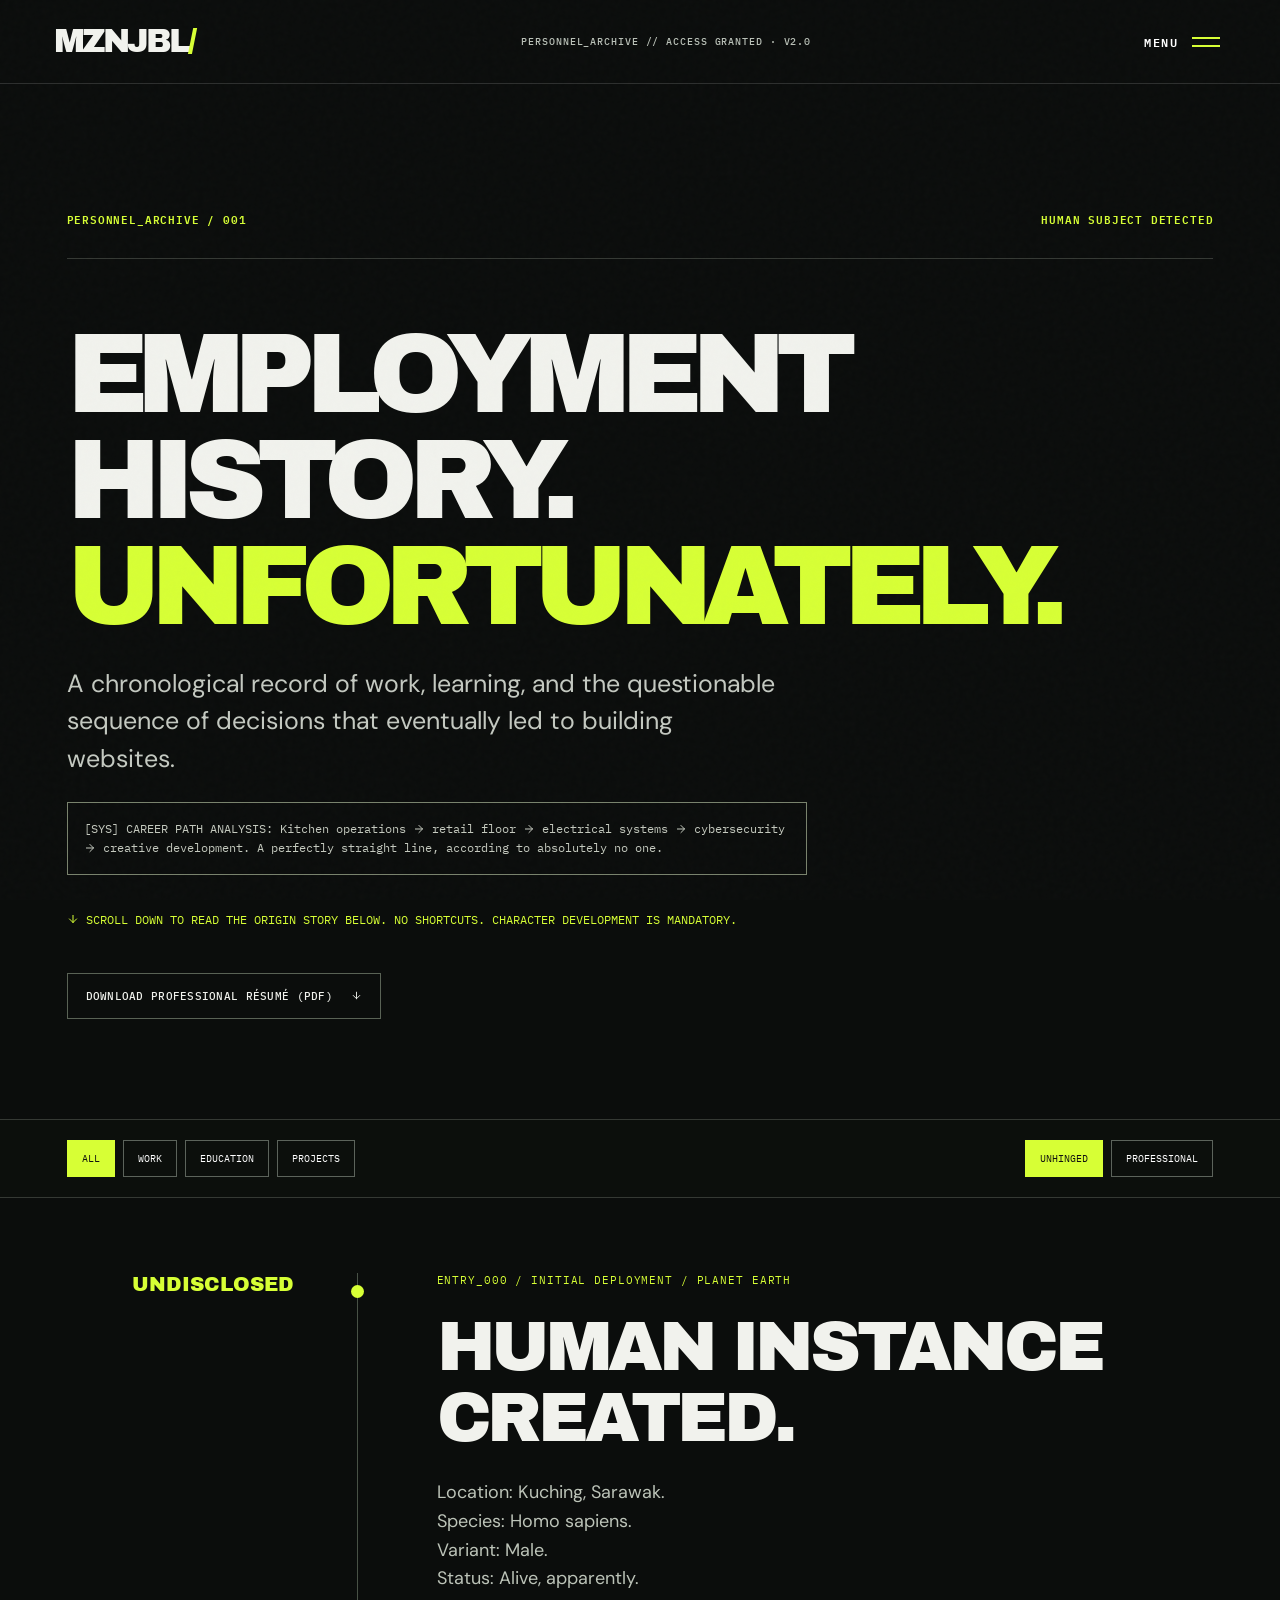
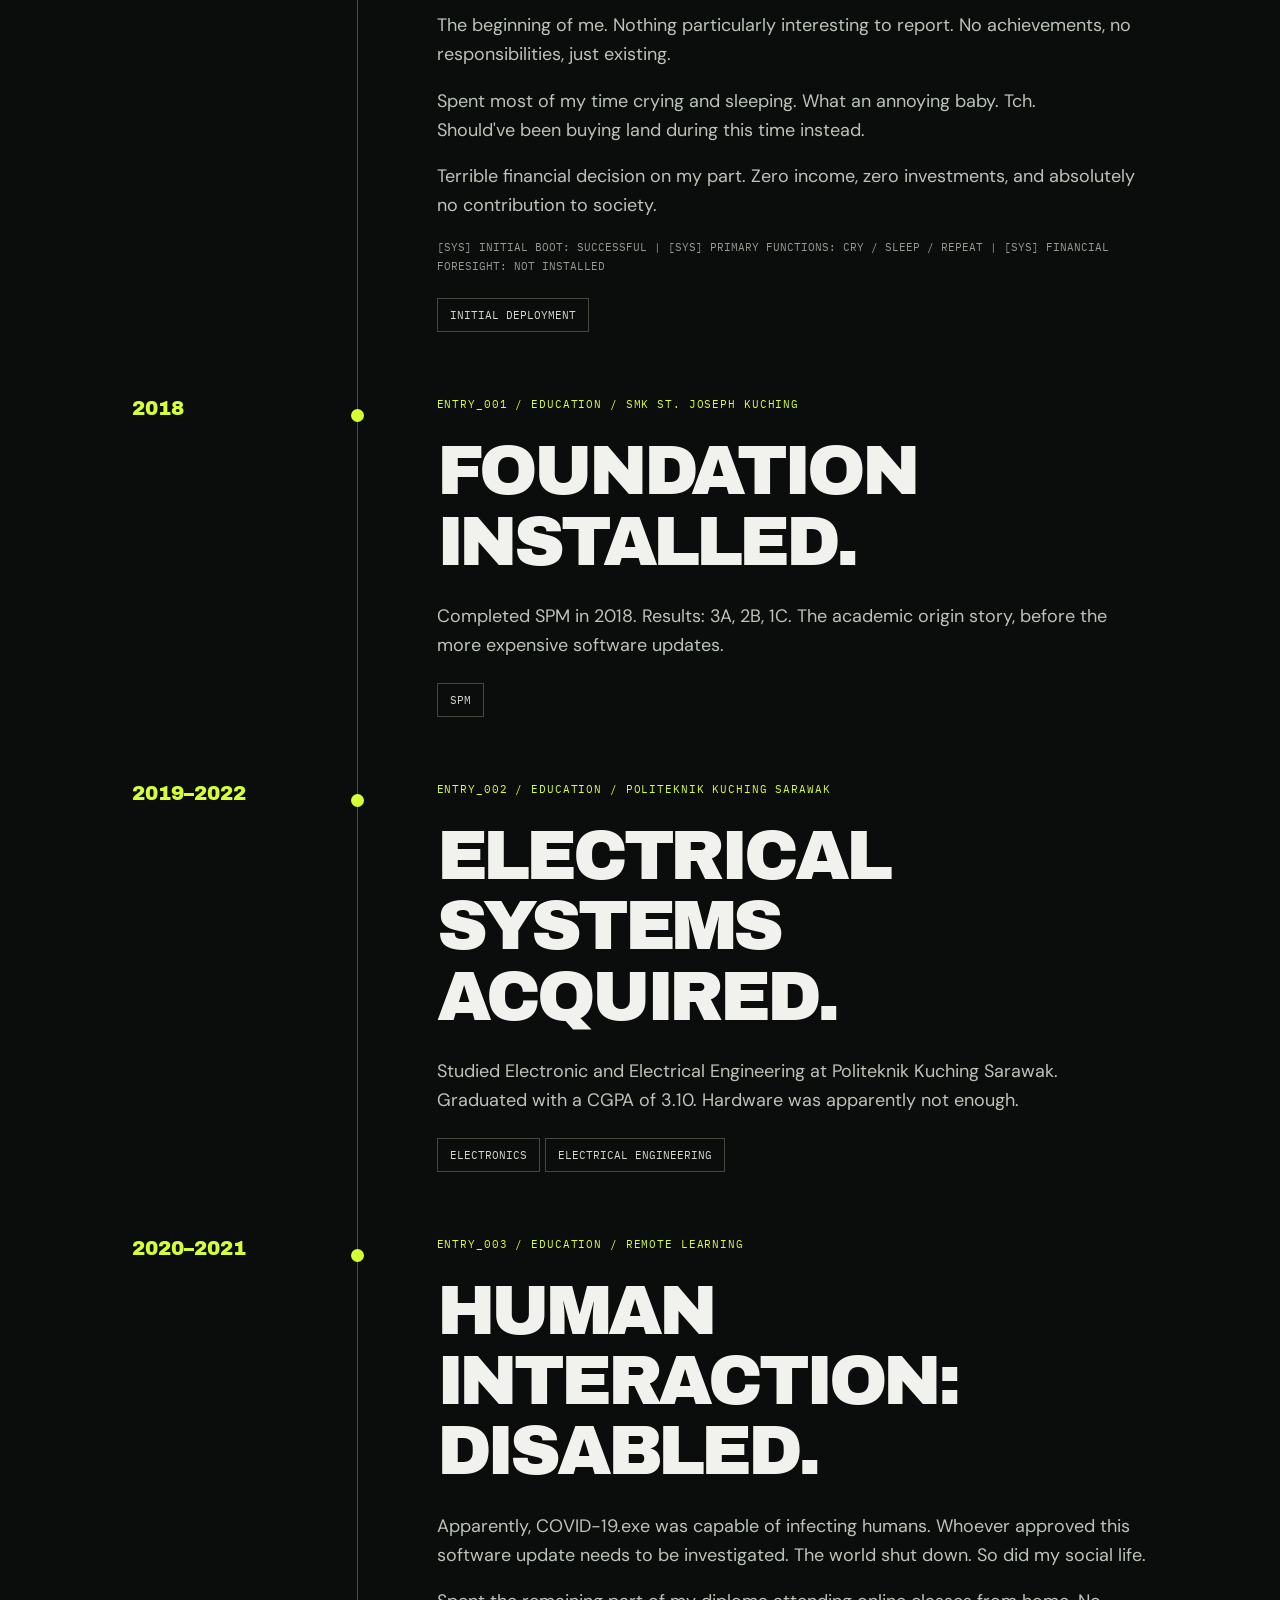
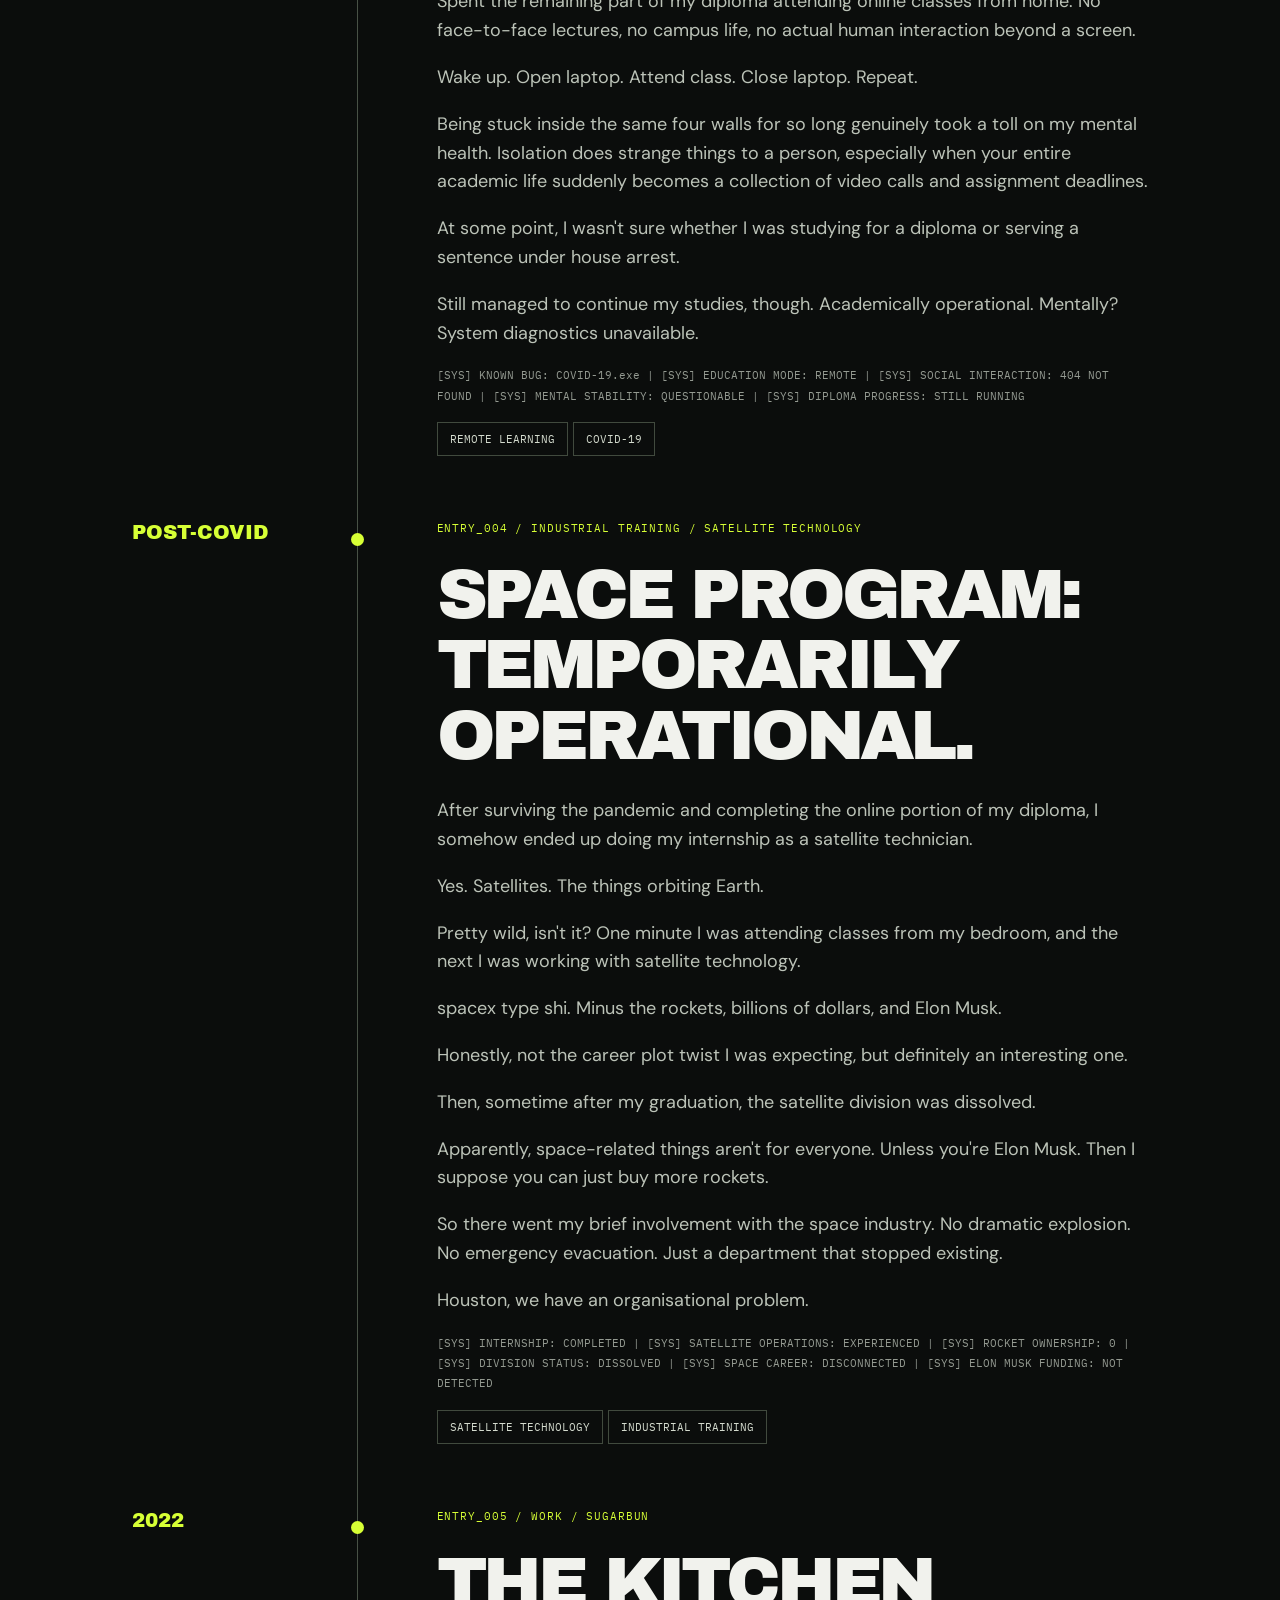
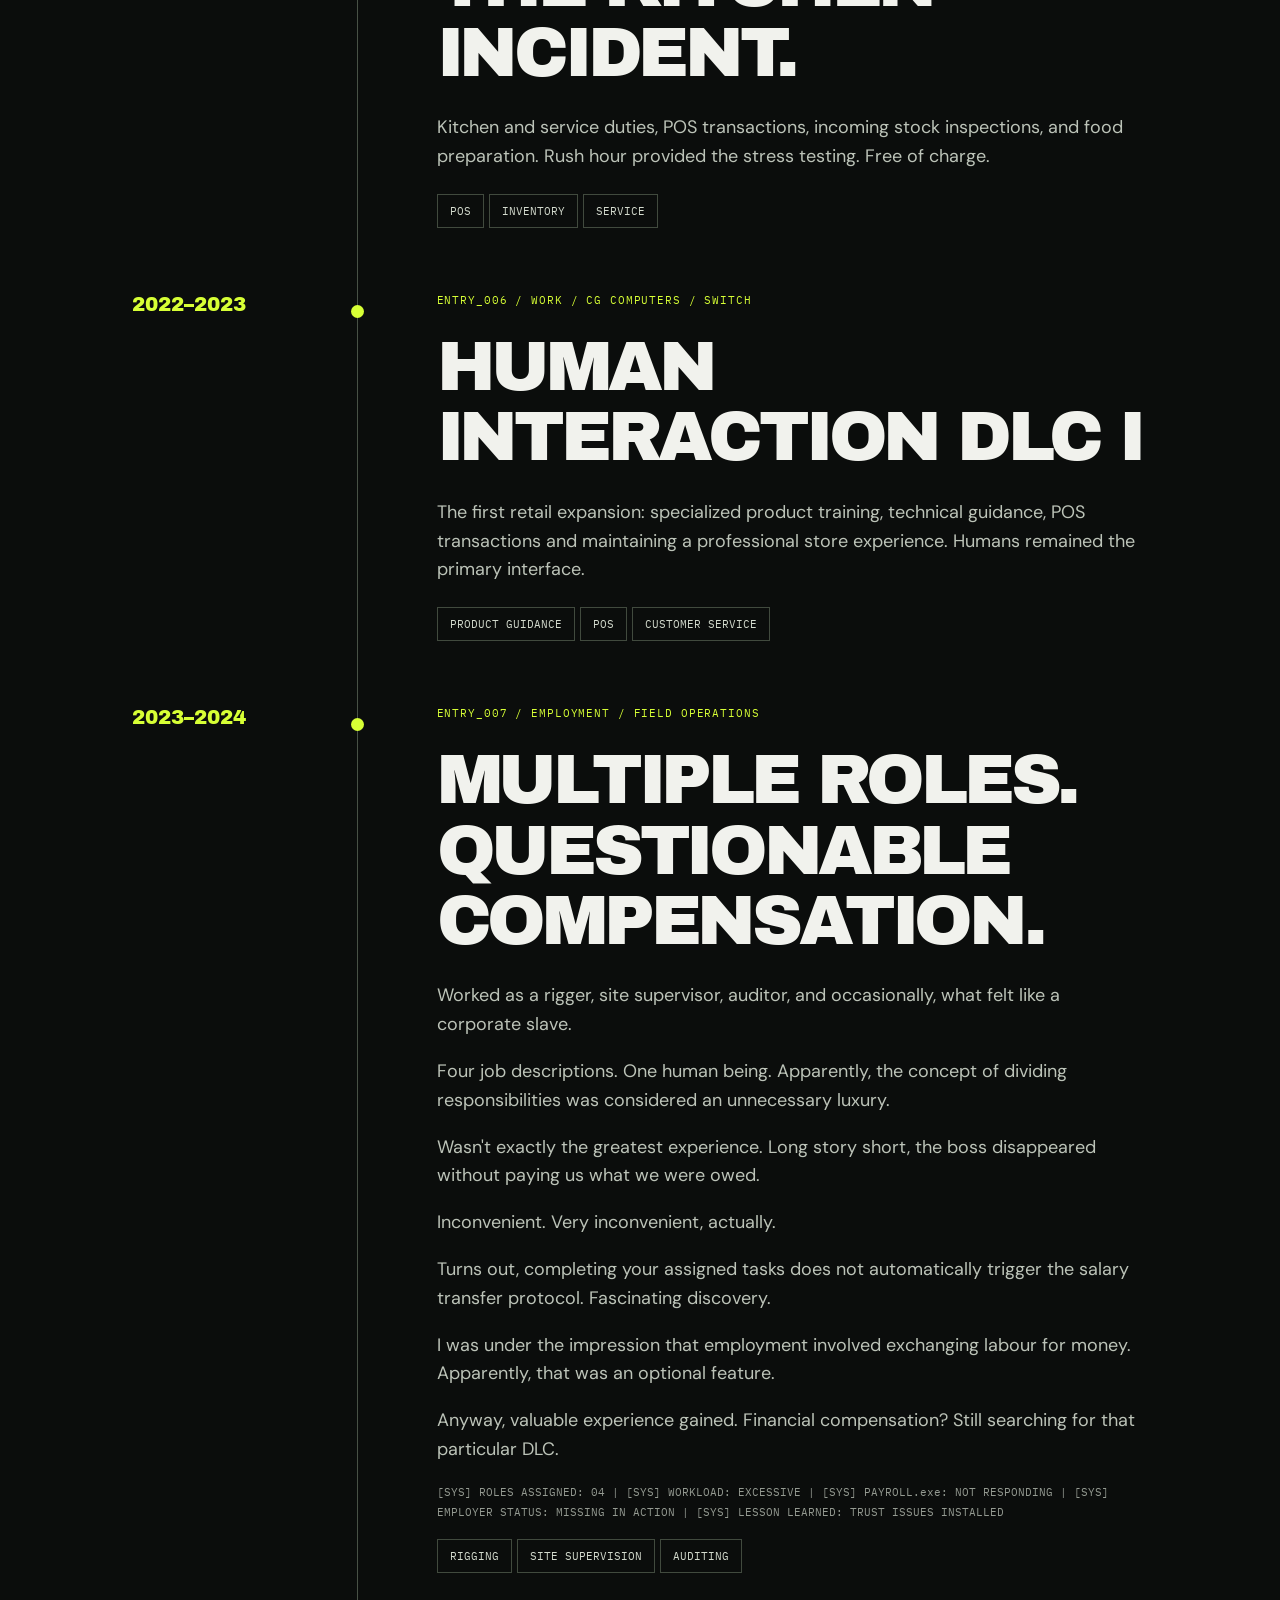
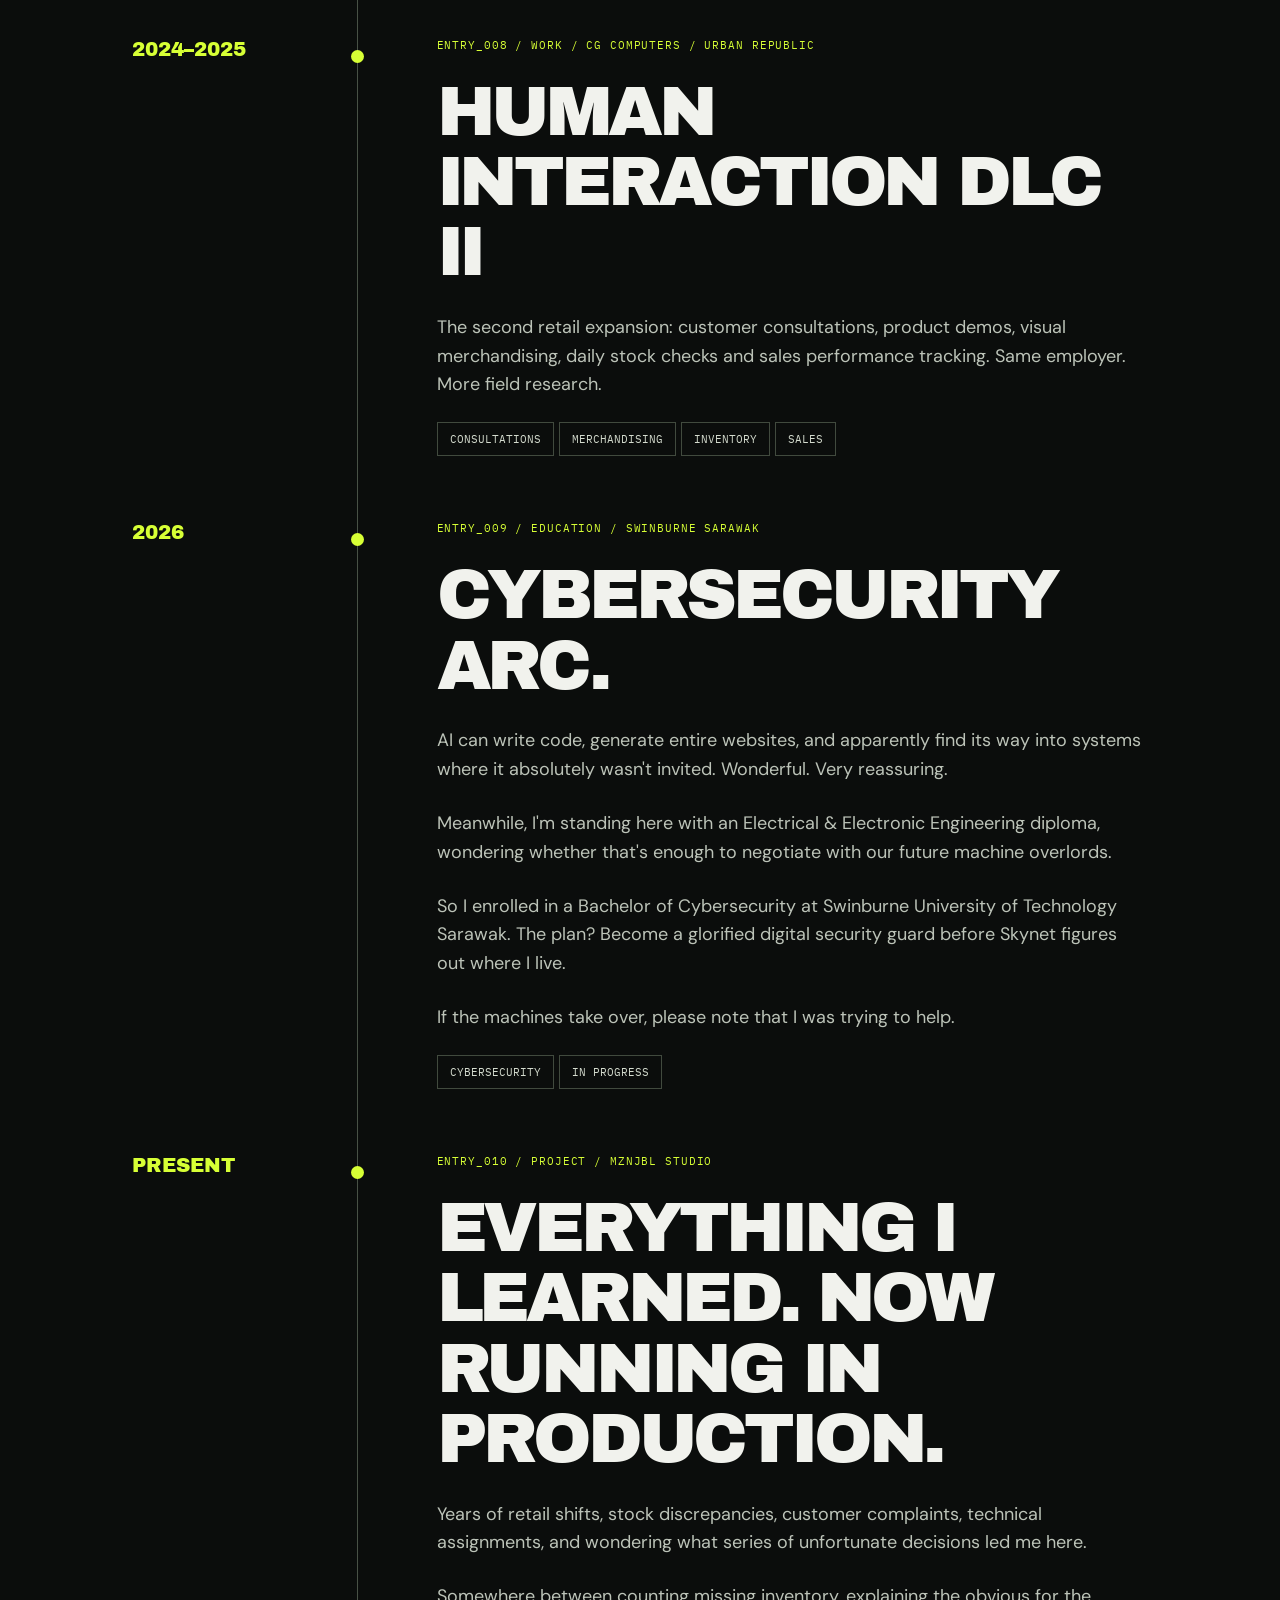
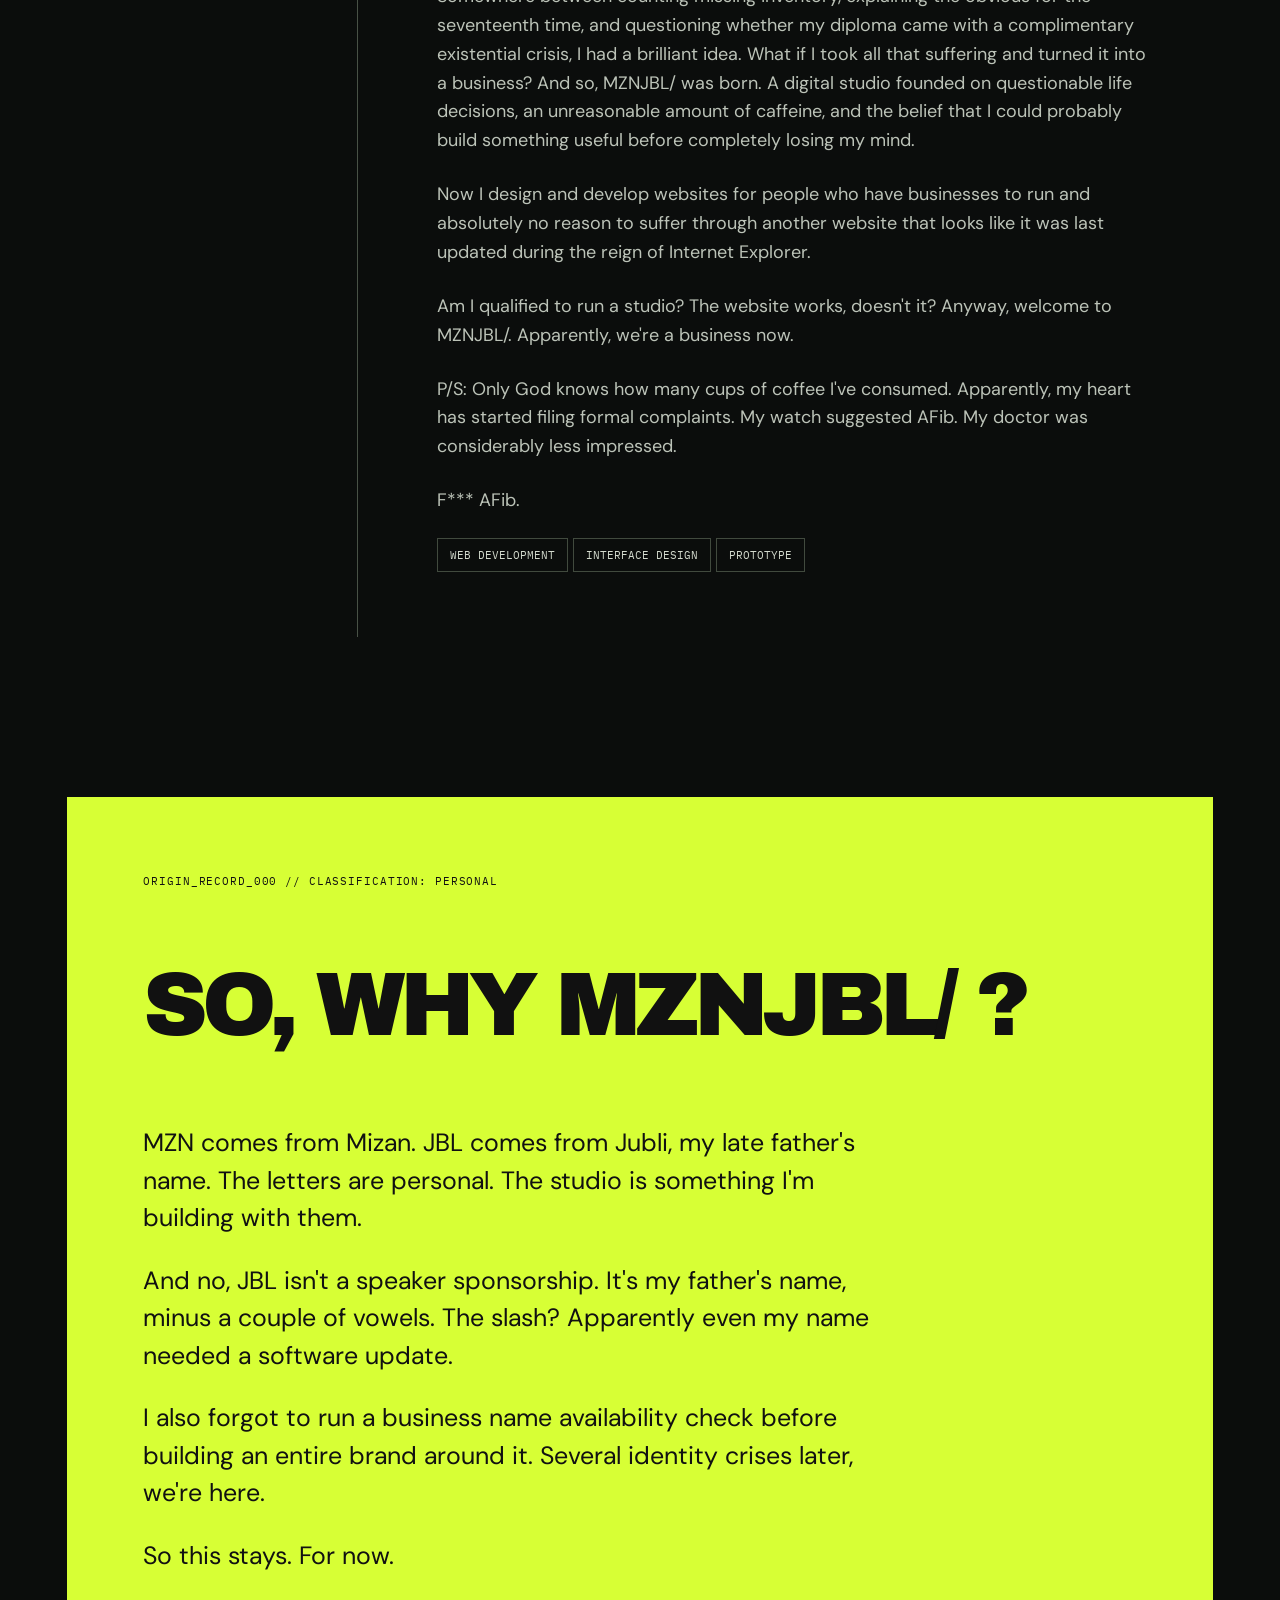
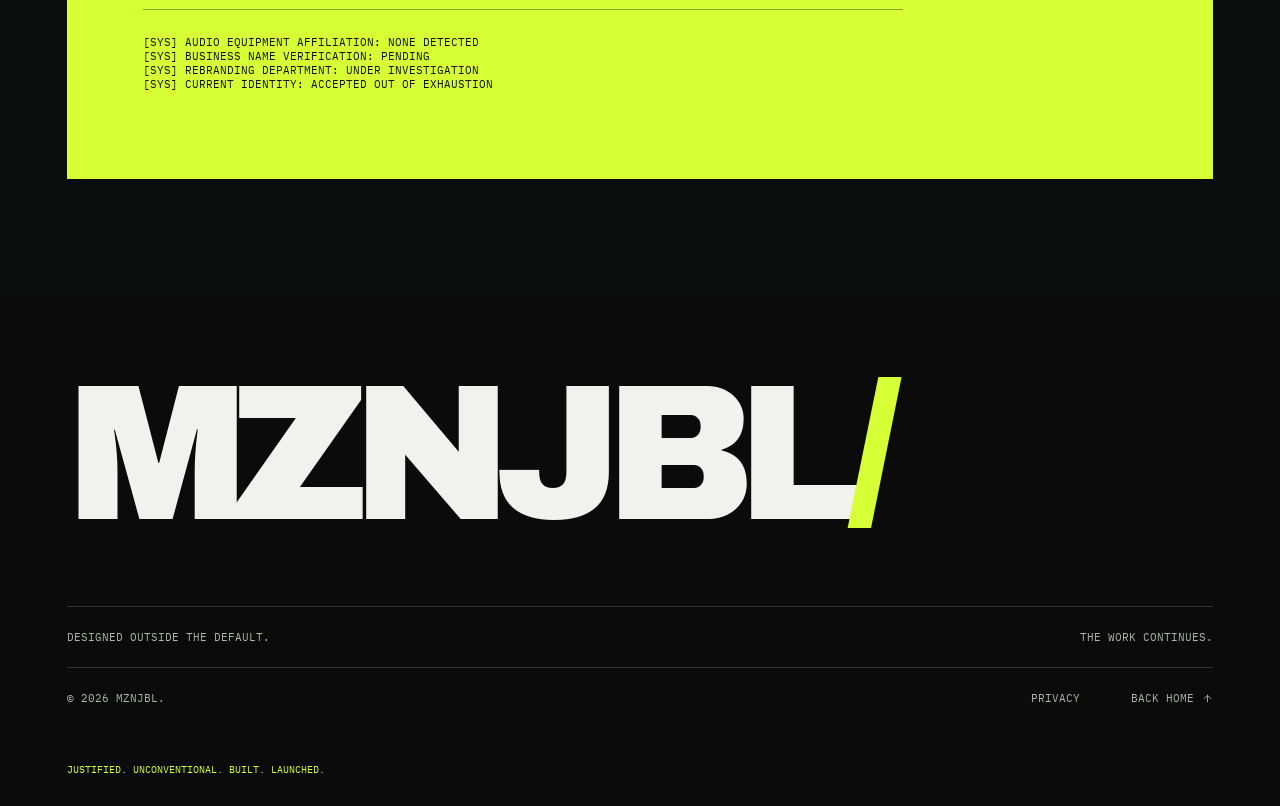
<file: about.html>
<!doctype html>

<html lang="en">
  <head>
    <meta charset="utf-8" />
    <meta content="width=device-width, initial-scale=1" name="viewport" />
    <meta content="#0b0d0c" name="theme-color" />
    <meta
      content="The declassified personnel archive behind MZNJBL/, an independent creative development studio."
      name="description"
    />
    <title>Personnel Archive — MZNJBL/</title>
    <link href="/styles.css?v=2.0.0" rel="stylesheet" />
    <script defer="" src="/app.js?v=2.0.0"></script>
    <style>
      /* Personnel archive system messages */
      .archive-timeline .personnel-syslog {
        font-family: "IBM Plex Mono", monospace;
        font-size: 11px;
        line-height: 1.85;
        overflow-wrap: anywhere;
        opacity: 0.78;
      }
    </style>
    <style>
      /* CYBERSECURITY PARAGRAPH FIX */
      .archive-entry .cybersecurity-description {
        white-space: pre-wrap !important;
      }

      .archive-entry .cybersecurity-description[data-playful] {
        line-height: 1.7;
      }
    </style>

    <style>
      /* MZNJBL STUDIO STORY FORMATTING */
      .archive-entry .studio-story {
        white-space: pre-wrap !important;
      }
    </style>
  </head>
  <body data-page="about">
    <div aria-hidden="true" class="noise"></div>
    <header class="header">
      <a class="wordmark" href="/">MZNJBL<span>/</span></a>
      <div class="header-center">
        PERSONNEL_ARCHIVE // ACCESS GRANTED · V2.0
      </div>
      <button
        aria-controls="main-menu"
        aria-expanded="false"
        class="menu-button"
        type="button"
      >
        <span>MENU</span><span class="menu-icon"><i></i><i></i></span>
      </button>
    </header>
    <nav aria-label="Main menu" class="menu-overlay" id="main-menu" inert="">
      <div class="menu-top">MZNJBL/ <span>NAVIGATION_PROTOCOL_001</span></div>
      <a href="/"
        ><small class="menu-number">00</small
        ><strong class="menu-title">HOME</strong
        ><span
          ><svg
            class="ui-arrow"
            aria-hidden="true"
            focusable="false"
            viewBox="0 0 24 24"
            width="1em"
            height="1em"
            fill="none"
            stroke="currentColor"
            stroke-width="2"
            stroke-linecap="square"
            stroke-linejoin="miter"
          >
            <path d="M5 19L19 5M7 5h12v12" /></svg></span></a
      ><a href="/#work"
        ><small class="menu-number">01</small
        ><strong class="menu-title">WORK</strong
        ><span
          ><svg
            class="ui-arrow"
            aria-hidden="true"
            focusable="false"
            viewBox="0 0 24 24"
            width="1em"
            height="1em"
            fill="none"
            stroke="currentColor"
            stroke-width="2"
            stroke-linecap="square"
            stroke-linejoin="miter"
          >
            <path d="M5 19L19 5M7 5h12v12" /></svg></span></a
      ><a href="/projects.html"
        ><small class="menu-number">02</small
        ><strong class="menu-title">PROJECTS</strong
        ><span
          ><svg
            class="ui-arrow"
            aria-hidden="true"
            focusable="false"
            viewBox="0 0 24 24"
            width="1em"
            height="1em"
            fill="none"
            stroke="currentColor"
            stroke-width="2"
            stroke-linecap="square"
            stroke-linejoin="miter"
          >
            <path d="M5 19L19 5M7 5h12v12" /></svg></span></a
      ><a href="/supply.html"
        ><small class="menu-number">03</small
        ><strong class="menu-title">VISIT STORE</strong
        ><span
          ><svg
            class="ui-arrow"
            aria-hidden="true"
            focusable="false"
            viewBox="0 0 24 24"
            width="1em"
            height="1em"
            fill="none"
            stroke="currentColor"
            stroke-width="2"
            stroke-linecap="square"
            stroke-linejoin="miter"
          >
            <path d="M5 19L19 5M7 5h12v12" /></svg></span
      ></a>
      <a href="/#contact"
        ><small class="menu-number">04</small
        ><strong class="menu-title">CONTACT</strong
        ><span
          ><svg
            class="ui-arrow"
            aria-hidden="true"
            focusable="false"
            viewBox="0 0 24 24"
            width="1em"
            height="1em"
            fill="none"
            stroke="currentColor"
            stroke-width="2"
            stroke-linecap="square"
            stroke-linejoin="miter"
          >
            <path d="M5 19L19 5M7 5h12v12" /></svg></span
      ></a>
      <div class="menu-bottom">BUILT BY A HUMAN. ALLEGEDLY.</div>
    </nav>
    <main class="subpage-main">
      <section class="sub-hero">
        <div class="section-meta">
          <span>PERSONNEL_ARCHIVE / 001</span
          ><span>HUMAN SUBJECT DETECTED</span>
        </div>
        <h1 class="display-title reveal">
          EMPLOYMENT<br />HISTORY.<br /><span class="acid-text"
            >UNFORTUNATELY.</span
          >
        </h1>
        <p>
          A chronological record of work, learning, and the questionable
          sequence of decisions that eventually led to building websites.
        </p>
        <div class="placeholder-alert">
          [SYS] CAREER PATH ANALYSIS: Kitchen operations
          <svg
            class="ui-arrow"
            aria-hidden="true"
            focusable="false"
            viewBox="0 0 24 24"
            width="1em"
            height="1em"
            fill="none"
            stroke="currentColor"
            stroke-width="2"
            stroke-linecap="square"
            stroke-linejoin="miter"
          >
            <path d="M5 12h14M12 5l7 7-7 7" />
          </svg>
          retail floor
          <svg
            class="ui-arrow"
            aria-hidden="true"
            focusable="false"
            viewBox="0 0 24 24"
            width="1em"
            height="1em"
            fill="none"
            stroke="currentColor"
            stroke-width="2"
            stroke-linecap="square"
            stroke-linejoin="miter"
          >
            <path d="M5 12h14M12 5l7 7-7 7" />
          </svg>
          electrical systems
          <svg
            class="ui-arrow"
            aria-hidden="true"
            focusable="false"
            viewBox="0 0 24 24"
            width="1em"
            height="1em"
            fill="none"
            stroke="currentColor"
            stroke-width="2"
            stroke-linecap="square"
            stroke-linejoin="miter"
          >
            <path d="M5 12h14M12 5l7 7-7 7" />
          </svg>
          cybersecurity
          <svg
            class="ui-arrow"
            aria-hidden="true"
            focusable="false"
            viewBox="0 0 24 24"
            width="1em"
            height="1em"
            fill="none"
            stroke="currentColor"
            stroke-width="2"
            stroke-linecap="square"
            stroke-linejoin="miter"
          >
            <path d="M5 12h14M12 5l7 7-7 7" />
          </svg>
          creative development. A perfectly straight line, according to
          absolutely no one.
        </div>
        <div class="archive-download">
          <p class="origin-instruction">
            <svg
              class="ui-arrow"
              aria-hidden="true"
              focusable="false"
              viewBox="0 0 24 24"
              width="1em"
              height="1em"
              fill="none"
              stroke="currentColor"
              stroke-width="2"
              stroke-linecap="square"
              stroke-linejoin="miter"
            >
              <path d="M12 5v14M5 12l7 7 7-7" />
            </svg>
            SCROLL DOWN TO READ THE ORIGIN STORY BELOW. NO SHORTCUTS. CHARACTER
            DEVELOPMENT IS MANDATORY.
          </p>
          <a
            class="tiny-label resume-download-btn"
            href="/assets/Mohamizan_Jubli_Resume_Public.pdf"
            download="Mohamizan_Jubli_Resume_Public.pdf"
            >DOWNLOAD PROFESSIONAL RÉSUMÉ (PDF)
            <svg
              class="ui-arrow"
              aria-hidden="true"
              focusable="false"
              viewBox="0 0 24 24"
              width="1em"
              height="1em"
              fill="none"
              stroke="currentColor"
              stroke-width="2"
              stroke-linecap="square"
              stroke-linejoin="miter"
            >
              <path d="M12 5v14M5 12l7 7 7-7" /></svg
          ></a>
        </div>
      </section>
      <div class="archive-controls">
        <div aria-label="Timeline categories" class="archive-filters">
          <button aria-pressed="true" class="active" data-filter="all">
            ALL</button
          ><button aria-pressed="false" data-filter="work">WORK</button
          ><button aria-pressed="false" data-filter="education">
            EDUCATION</button
          ><button aria-pressed="false" data-filter="projects">PROJECTS</button>
        </div>
        <div aria-label="Writing style" class="mode-switch">
          <button aria-pressed="true" class="active" data-mode="playful">
            UNHINGED</button
          ><button aria-pressed="false" data-mode="professional">
            PROFESSIONAL
          </button>
        </div>
      </div>
      <section
        aria-label="Verified work and education timeline with studio project"
        class="archive-timeline"
      >
        <article
          class="archive-entry origin-birth-entry"
          data-category="personal"
        >
          <div class="archive-date">UNDISCLOSED</div>
          <div class="archive-body">
            <div class="archive-category">
              ENTRY_000 / INITIAL DEPLOYMENT / PLANET EARTH
            </div>
            <h2
              data-playful="HUMAN INSTANCE CREATED."
              data-professional="PERSONAL BACKGROUND"
            >
              HUMAN INSTANCE CREATED.
            </h2>
            <div class="birth-story-copy">
              <p class="birth-story-facts">
                Location: Kuching, Sarawak.<br />
                Species: Homo sapiens.<br />
                Variant: Male.<br />
                Status: Alive, apparently.
              </p>

              <p>
                The beginning of me. Nothing particularly interesting to report.
                No achievements, no responsibilities, just existing.
              </p>

              <p>
                Spent most of my time crying and sleeping. What an annoying
                baby. Tch.<br />
                Should've been buying land during this time instead.
              </p>

              <p>
                Terrible financial decision on my part. Zero income, zero
                investments, and absolutely no contribution to society.
              </p>
            </div>
            <p
              class="personnel-syslog"
              data-playful="[SYS] INITIAL BOOT: SUCCESSFUL | [SYS] PRIMARY FUNCTIONS: CRY / SLEEP / REPEAT | [SYS] FINANCIAL FORESIGHT: NOT INSTALLED"
              data-professional=""
            >
              [SYS] INITIAL BOOT: SUCCESSFUL | [SYS] PRIMARY FUNCTIONS: CRY /
              SLEEP / REPEAT | [SYS] FINANCIAL FORESIGHT: NOT INSTALLED
            </p>
            <span class="skill-tag">INITIAL DEPLOYMENT</span>
          </div>
        </article>
        <article class="archive-entry" data-category="education">
          <div class="archive-date">2018</div>
          <div class="archive-body">
            <div class="archive-category">
              ENTRY_001 / EDUCATION / SMK ST. JOSEPH KUCHING
            </div>
            <h2
              data-playful="FOUNDATION INSTALLED."
              data-professional="SIJIL PELAJARAN MALAYSIA (SPM)"
            >
              FOUNDATION INSTALLED.
            </h2>
            <p
              data-playful="Completed SPM in 2018. Results: 3A, 2B, 1C. The academic origin story, before the more expensive software updates."
              data-professional="Completed Sijil Pelajaran Malaysia (SPM) at SMK St. Joseph Kuching in 2018. Results: 3A, 2B, 1C."
            >
              Completed SPM in 2018. Results: 3A, 2B, 1C. The academic origin
              story, before the more expensive software updates.
            </p>
            <span class="skill-tag">SPM</span>
          </div>
        </article>
        <article class="archive-entry" data-category="education">
          <div class="archive-date">2019–2022</div>
          <div class="archive-body">
            <div class="archive-category">
              ENTRY_002 / EDUCATION / POLITEKNIK KUCHING SARAWAK
            </div>
            <h2
              data-playful="ELECTRICAL SYSTEMS ACQUIRED."
              data-professional="DIPLOMA IN ELECTRONIC AND ELECTRICAL ENGINEERING"
            >
              ELECTRICAL SYSTEMS ACQUIRED.
            </h2>
            <p
              data-playful="Studied Electronic and Electrical Engineering at Politeknik Kuching Sarawak. Graduated with a CGPA of 3.10. Hardware was apparently not enough."
              data-professional="Diploma in Electronic and Electrical Engineering, Politeknik Kuching Sarawak (2019–2022). CGPA: 3.10."
            >
              Studied Electronic and Electrical Engineering at Politeknik
              Kuching Sarawak. Graduated with a CGPA of 3.10. Hardware was
              apparently not enough.
            </p>
            <span class="skill-tag">ELECTRONICS</span
            ><span class="skill-tag">ELECTRICAL ENGINEERING</span>
          </div>
        </article>
        <article class="archive-entry" data-category="education">
          <div class="archive-date">2020–2021</div>
          <div class="archive-body">
            <div class="archive-category">
              ENTRY_003 / EDUCATION / REMOTE LEARNING
            </div>
            <h2
              data-playful="HUMAN INTERACTION: DISABLED."
              data-professional="REMOTE DIPLOMA STUDIES DURING COVID-19"
            >
              HUMAN INTERACTION: DISABLED.
            </h2>
            <p
              data-playful="Apparently, COVID-19.exe was capable of infecting humans. Whoever approved this software update needs to be investigated. The world shut down. So did my social life."
              data-professional="The COVID-19 pandemic required a transition to remote learning."
            >
              Apparently, COVID-19.exe was capable of infecting humans. Whoever
              approved this software update needs to be investigated. The world
              shut down. So did my social life.
            </p>
            <p
              data-playful="Spent the remaining part of my diploma attending online classes from home. No face-to-face lectures, no campus life, no actual human interaction beyond a screen."
              data-professional="Completed the remaining portion of my diploma through online classes from home, without face-to-face campus attendance."
            >
              Spent the remaining part of my diploma attending online classes
              from home. No face-to-face lectures, no campus life, no actual
              human interaction beyond a screen.
            </p>
            <p
              data-playful="Wake up. Open laptop. Attend class. Close laptop. Repeat."
              data-professional="Adapted to studying remotely."
            >
              Wake up. Open laptop. Attend class. Close laptop. Repeat.
            </p>
            <p
              data-playful="Being stuck inside the same four walls for so long genuinely took a toll on my mental health. Isolation does strange things to a person, especially when your entire academic life suddenly becomes a collection of video calls and assignment deadlines."
              data-professional="The period of extended isolation was personally challenging."
            >
              Being stuck inside the same four walls for so long genuinely took
              a toll on my mental health. Isolation does strange things to a
              person, especially when your entire academic life suddenly becomes
              a collection of video calls and assignment deadlines.
            </p>
            <p
              data-playful="At some point, I wasn&#x27;t sure whether I was studying for a diploma or serving a sentence under house arrest."
              data-professional="Continued diploma coursework under pandemic restrictions."
            >
              At some point, I wasn&#x27;t sure whether I was studying for a
              diploma or serving a sentence under house arrest.
            </p>
            <p
              data-playful="Still managed to continue my studies, though. Academically operational. Mentally? System diagnostics unavailable."
              data-professional="Persevered with my studies despite the disruption."
            >
              Still managed to continue my studies, though. Academically
              operational. Mentally? System diagnostics unavailable.
            </p>
            <p
              class="personnel-syslog"
              data-playful="[SYS] KNOWN BUG: COVID-19.exe | [SYS] EDUCATION MODE: REMOTE | [SYS] SOCIAL INTERACTION: 404 NOT FOUND | [SYS] MENTAL STABILITY: QUESTIONABLE | [SYS] DIPLOMA PROGRESS: STILL RUNNING"
              data-professional=""
            >
              [SYS] KNOWN BUG: COVID-19.exe | [SYS] EDUCATION MODE: REMOTE |
              [SYS] SOCIAL INTERACTION: 404 NOT FOUND | [SYS] MENTAL STABILITY:
              QUESTIONABLE | [SYS] DIPLOMA PROGRESS: STILL RUNNING
            </p>
            <span class="skill-tag">REMOTE LEARNING</span
            ><span class="skill-tag">COVID-19</span>
          </div>
        </article>
        <article class="archive-entry" data-category="work">
          <div class="archive-date">POST-COVID</div>
          <div class="archive-body">
            <div class="archive-category">
              ENTRY_004 / INDUSTRIAL TRAINING / SATELLITE TECHNOLOGY
            </div>
            <h2
              data-playful="SPACE PROGRAM: TEMPORARILY OPERATIONAL."
              data-professional="SATELLITE TECHNICIAN INTERNSHIP"
            >
              SPACE PROGRAM: TEMPORARILY OPERATIONAL.
            </h2>
            <p
              data-playful="After surviving the pandemic and completing the online portion of my diploma, I somehow ended up doing my internship as a satellite technician."
              data-professional="Completed an industrial training placement as a satellite technician after the period of remote diploma study."
            >
              After surviving the pandemic and completing the online portion of
              my diploma, I somehow ended up doing my internship as a satellite
              technician.
            </p>
            <p
              data-playful="Yes. Satellites. The things orbiting Earth."
              data-professional="Worked with satellite technology."
            >
              Yes. Satellites. The things orbiting Earth.
            </p>
            <p
              data-playful="Pretty wild, isn&#x27;t it? One minute I was attending classes from my bedroom, and the next I was working with satellite technology."
              data-professional="Gained practical exposure to a specialized technical field."
            >
              Pretty wild, isn&#x27;t it? One minute I was attending classes
              from my bedroom, and the next I was working with satellite
              technology.
            </p>
            <p
              data-playful="spacex type shi. Minus the rockets, billions of dollars, and Elon Musk."
              data-professional="The internship involved satellite-related technical work."
            >
              spacex type shi. Minus the rockets, billions of dollars, and Elon
              Musk.
            </p>
            <p
              data-playful="Honestly, not the career plot twist I was expecting, but definitely an interesting one."
              data-professional="The experience broadened my practical understanding of technical operations."
            >
              Honestly, not the career plot twist I was expecting, but
              definitely an interesting one.
            </p>
            <p
              data-playful="Then, sometime after my graduation, the satellite division was dissolved."
              data-professional="The satellite division was dissolved after my graduation."
            >
              Then, sometime after my graduation, the satellite division was
              dissolved.
            </p>
            <p
              data-playful="Apparently, space-related things aren&#x27;t for everyone. Unless you&#x27;re Elon Musk. Then I suppose you can just buy more rockets."
              data-professional="The division subsequently ceased operating."
            >
              Apparently, space-related things aren&#x27;t for everyone. Unless
              you&#x27;re Elon Musk. Then I suppose you can just buy more
              rockets.
            </p>
            <p
              data-playful="So there went my brief involvement with the space industry. No dramatic explosion. No emergency evacuation. Just a department that stopped existing."
              data-professional="This concluded that stage of my satellite-related work experience."
            >
              So there went my brief involvement with the space industry. No
              dramatic explosion. No emergency evacuation. Just a department
              that stopped existing.
            </p>
            <p
              data-playful="Houston, we have an organisational problem."
              data-professional="The placement provided valuable technical exposure."
            >
              Houston, we have an organisational problem.
            </p>
            <p
              class="personnel-syslog"
              data-playful="[SYS] INTERNSHIP: COMPLETED | [SYS] SATELLITE OPERATIONS: EXPERIENCED | [SYS] ROCKET OWNERSHIP: 0 | [SYS] DIVISION STATUS: DISSOLVED | [SYS] SPACE CAREER: DISCONNECTED | [SYS] ELON MUSK FUNDING: NOT DETECTED"
              data-professional=""
            >
              [SYS] INTERNSHIP: COMPLETED | [SYS] SATELLITE OPERATIONS:
              EXPERIENCED | [SYS] ROCKET OWNERSHIP: 0 | [SYS] DIVISION STATUS:
              DISSOLVED | [SYS] SPACE CAREER: DISCONNECTED | [SYS] ELON MUSK
              FUNDING: NOT DETECTED
            </p>
            <span class="skill-tag">SATELLITE TECHNOLOGY</span
            ><span class="skill-tag">INDUSTRIAL TRAINING</span>
          </div>
        </article>
        <article class="archive-entry" data-category="work">
          <div class="archive-date">2022</div>
          <div class="archive-body">
            <div class="archive-category">ENTRY_005 / WORK / SUGARBUN</div>
            <h2
              data-playful="THE KITCHEN INCIDENT."
              data-professional="KITCHEN &amp; SERVICE STAFF — SUGARBUN"
            >
              THE KITCHEN INCIDENT.
            </h2>
            <p
              data-playful="Kitchen and service duties, POS transactions, incoming stock inspections, and food preparation. Rush hour provided the stress testing. Free of charge."
              data-professional="Worked as Kitchen &amp; Service Staff at Sugarbun (2022). Handled POS transactions, assisted with incoming inventory inspection and stock organization, and maintained cleanliness, product preparation and operational flow."
            >
              Kitchen and service duties, POS transactions, incoming stock
              inspections, and food preparation. Rush hour provided the stress
              testing. Free of charge.
            </p>
            <span class="skill-tag">POS</span
            ><span class="skill-tag">INVENTORY</span
            ><span class="skill-tag">SERVICE</span>
          </div>
        </article>
        <article class="archive-entry" data-category="work">
          <div class="archive-date">2022–2023</div>
          <div class="archive-body">
            <div class="archive-category">
              ENTRY_006 / WORK / CG COMPUTERS / SWITCH
            </div>
            <h2
              data-playful="HUMAN INTERACTION DLC I"
              data-professional="SALES ASSOCIATE — CG COMPUTERS (SWITCH)"
            >
              HUMAN INTERACTION DLC I
            </h2>
            <p
              data-playful="The first retail expansion: specialized product training, technical guidance, POS transactions and maintaining a professional store experience. Humans remained the primary interface."
              data-professional="Sales Associate at CG Computers, assigned to Switch (Apple Premium Reseller), 2022–2023. Completed specialized brand training, advised customers on products, operated POS for cash and digital payments, balanced shifts and supported customer satisfaction."
            >
              The first retail expansion: specialized product training,
              technical guidance, POS transactions and maintaining a
              professional store experience. Humans remained the primary
              interface.
            </p>
            <span class="skill-tag">PRODUCT GUIDANCE</span
            ><span class="skill-tag">POS</span
            ><span class="skill-tag">CUSTOMER SERVICE</span>
          </div>
        </article>
        <article class="archive-entry" data-category="work">
          <div class="archive-date">2023–2024</div>
          <div class="archive-body">
            <div class="archive-category">
              ENTRY_007 / EMPLOYMENT / FIELD OPERATIONS
            </div>
            <h2
              data-playful="MULTIPLE ROLES. QUESTIONABLE COMPENSATION."
              data-professional="RIGGER / SITE SUPERVISION / AUDITING"
            >
              MULTIPLE ROLES. QUESTIONABLE COMPENSATION.
            </h2>
            <p
              data-playful="Worked as a rigger, site supervisor, auditor, and occasionally, what felt like a corporate slave."
              data-professional="Worked in field operations with responsibilities spanning rigging, site supervision, and auditing."
            >
              Worked as a rigger, site supervisor, auditor, and occasionally,
              what felt like a corporate slave.
            </p>
            <p
              data-playful="Four job descriptions. One human being. Apparently, the concept of dividing responsibilities was considered an unnecessary luxury."
              data-professional="Managed several operational responsibilities during the role."
            >
              Four job descriptions. One human being. Apparently, the concept of
              dividing responsibilities was considered an unnecessary luxury.
            </p>
            <p
              data-playful="Wasn&#x27;t exactly the greatest experience. Long story short, the boss disappeared without paying us what we were owed."
              data-professional="Experienced an unresolved payment issue with the employer."
            >
              Wasn&#x27;t exactly the greatest experience. Long story short, the
              boss disappeared without paying us what we were owed.
            </p>
            <p
              data-playful="Inconvenient. Very inconvenient, actually."
              data-professional="The period was challenging."
            >
              Inconvenient. Very inconvenient, actually.
            </p>
            <p
              data-playful="Turns out, completing your assigned tasks does not automatically trigger the salary transfer protocol. Fascinating discovery."
              data-professional="Carried out assigned duties despite difficult employment circumstances."
            >
              Turns out, completing your assigned tasks does not automatically
              trigger the salary transfer protocol. Fascinating discovery.
            </p>
            <p
              data-playful="I was under the impression that employment involved exchanging labour for money. Apparently, that was an optional feature."
              data-professional="The experience highlighted the importance of clear employment and payment arrangements."
            >
              I was under the impression that employment involved exchanging
              labour for money. Apparently, that was an optional feature.
            </p>
            <p
              data-playful="Anyway, valuable experience gained. Financial compensation? Still searching for that particular DLC."
              data-professional="Gained practical field experience across multiple functions."
            >
              Anyway, valuable experience gained. Financial compensation? Still
              searching for that particular DLC.
            </p>
            <p
              class="personnel-syslog"
              data-playful="[SYS] ROLES ASSIGNED: 04 | [SYS] WORKLOAD: EXCESSIVE | [SYS] PAYROLL.exe: NOT RESPONDING | [SYS] EMPLOYER STATUS: MISSING IN ACTION | [SYS] LESSON LEARNED: TRUST ISSUES INSTALLED"
              data-professional=""
            >
              [SYS] ROLES ASSIGNED: 04 | [SYS] WORKLOAD: EXCESSIVE | [SYS]
              PAYROLL.exe: NOT RESPONDING | [SYS] EMPLOYER STATUS: MISSING IN
              ACTION | [SYS] LESSON LEARNED: TRUST ISSUES INSTALLED
            </p>
            <span class="skill-tag">RIGGING</span
            ><span class="skill-tag">SITE SUPERVISION</span
            ><span class="skill-tag">AUDITING</span>
          </div>
        </article>
        <article class="archive-entry" data-category="work">
          <div class="archive-date">2024–2025</div>
          <div class="archive-body">
            <div class="archive-category">
              ENTRY_008 / WORK / CG COMPUTERS / URBAN REPUBLIC
            </div>
            <h2
              data-playful="HUMAN INTERACTION DLC II"
              data-professional="SALES ASSOCIATE — CG COMPUTERS (URBAN REPUBLIC)"
            >
              HUMAN INTERACTION DLC II
            </h2>
            <p
              data-playful="The second retail expansion: customer consultations, product demos, visual merchandising, daily stock checks and sales performance tracking. Same employer. More field research."
              data-professional="Sales Associate at CG Computers, assigned to Urban Republic, 2024–2025. Provided customer consultations and demonstrations, maintained visual merchandising, checked and replenished inventory, and tracked sales metrics to support revenue goals."
            >
              The second retail expansion: customer consultations, product
              demos, visual merchandising, daily stock checks and sales
              performance tracking. Same employer. More field research.
            </p>
            <span class="skill-tag">CONSULTATIONS</span
            ><span class="skill-tag">MERCHANDISING</span
            ><span class="skill-tag">INVENTORY</span
            ><span class="skill-tag">SALES</span>
          </div>
        </article>
        <article class="archive-entry" data-category="education">
          <div class="archive-date">2026</div>
          <div class="archive-body">
            <div class="archive-category">
              ENTRY_009 / EDUCATION / SWINBURNE SARAWAK
            </div>
            <h2
              data-playful="CYBERSECURITY ARC."
              data-professional="BACHELOR OF CYBERSECURITY — SWINBURNE SARAWAK"
            >
              CYBERSECURITY ARC.
            </h2>
            <p
              data-playful="AI can write code, generate entire websites, and apparently find its way into systems where it absolutely wasn&#x27;t invited. Wonderful. Very reassuring.

Meanwhile, I&#x27;m standing here with an Electrical &amp; Electronic Engineering diploma, wondering whether that&#x27;s enough to negotiate with our future machine overlords.

So I enrolled in a Bachelor of Cybersecurity at Swinburne University of Technology Sarawak. The plan? Become a glorified digital security guard before Skynet figures out where I live.

If the machines take over, please note that I was trying to help."
              data-professional="Currently pursuing a Bachelor of Cybersecurity at Swinburne University of Technology Sarawak (2026–present)."
              data-story-paragraphs="true"
              style="white-space: pre-line"
            >
              AI can write code, generate entire websites, and apparently find
              its way into systems where it absolutely wasn't invited.
              Wonderful. Very reassuring. Meanwhile, I'm standing here with an
              Electrical &amp; Electronic Engineering diploma, wondering whether
              that's enough to negotiate with our future machine overlords. So I
              enrolled in a Bachelor of Cybersecurity at Swinburne University of
              Technology Sarawak. The plan? Become a glorified digital security
              guard before Skynet figures out where I live. If the machines take
              over, please note that I was trying to help.
            </p>
            <span class="skill-tag">CYBERSECURITY</span
            ><span class="skill-tag">IN PROGRESS</span>
          </div>
        </article>
        <article class="archive-entry" data-category="projects">
          <div class="archive-date">PRESENT</div>
          <div class="archive-body">
            <div class="archive-category">
              ENTRY_010 / PROJECT / MZNJBL STUDIO
            </div>
            <h2
              data-playful="EVERYTHING I LEARNED. NOW RUNNING IN PRODUCTION."
              data-professional="MZNJBL/ — INDEPENDENT CREATIVE DEVELOPMENT STUDIO"
            >
              EVERYTHING I LEARNED. NOW RUNNING IN PRODUCTION.
            </h2>
            <p
              data-playful="Years of retail shifts, stock discrepancies, customer complaints, technical assignments, and wondering what series of unfortunate decisions led me here.

Somewhere between counting missing inventory, explaining the obvious for the seventeenth time, and questioning whether my diploma came with a complimentary existential crisis, I had a brilliant idea. What if I took all that suffering and turned it into a business? And so, MZNJBL/ was born. A digital studio founded on questionable life decisions, an unreasonable amount of caffeine, and the belief that I could probably build something useful before completely losing my mind.

Now I design and develop websites for people who have businesses to run and absolutely no reason to suffer through another website that looks like it was last updated during the reign of Internet Explorer.

Am I qualified to run a studio? The website works, doesn&#x27;t it? Anyway, welcome to MZNJBL/. Apparently, we&#x27;re a business now.

P/S: Only God knows how many cups of coffee I&#x27;ve consumed. Apparently, my heart has started filing formal complaints. My watch suggested AFib. My doctor was considerably less impressed.
F*** AFib."
              data-professional="MZNJBL/ is a self-initiated creative web-development studio project bringing together customer-facing work experience, technical education, and practical design thinking. This website demonstrates responsive interface design, accessible interactions, and frontend development."
              style="white-space: pre-line !important"
              data-story-paragraphs="true"
              style="white-space: pre-line"
            >
              Years of retail shifts, stock discrepancies, customer complaints,
              technical assignments, and wondering what series of unfortunate
              decisions led me here. Somewhere between counting missing
              inventory, explaining the obvious for the seventeenth time, and
              questioning whether my diploma came with a complimentary
              existential crisis, I had a brilliant idea. What if I took all
              that suffering and turned it into a business? And so, MZNJBL/ was
              born. A digital studio founded on questionable life decisions, an
              unreasonable amount of caffeine, and the belief that I could
              probably build something useful before completely losing my mind.
              Now I design and develop websites for people who have businesses
              to run and absolutely no reason to suffer through another website
              that looks like it was last updated during the reign of Internet
              Explorer. Am I qualified to run a studio? The website works,
              doesn't it? Anyway, welcome to MZNJBL/. Apparently, we're a
              business now. P/S: Only God knows how many cups of coffee I've
              consumed. Apparently, my heart has started filing formal
              complaints. My watch suggested AFib. My doctor was considerably
              less impressed. F*** AFib.
            </p>
            <span class="skill-tag">WEB DEVELOPMENT</span
            ><span class="skill-tag">INTERFACE DESIGN</span
            ><span class="skill-tag">PROTOTYPE</span>
          </div>
        </article>
      </section>
      <section class="origin-box" id="origin">
        <div class="tiny-label" style="color: #111">
          ORIGIN_RECORD_000 // CLASSIFICATION: PERSONAL
        </div>
        <h2>SO, WHY MZNJBL/ ?</h2>
        <p>
          MZN comes from Mizan. JBL comes from Jubli, my late father's name. The
          letters are personal. The studio is something I'm building with them.
        </p>
        <p>
          And no, JBL isn't a speaker sponsorship. It's my father's name, minus
          a couple of vowels. The slash? Apparently even my name needed a
          software update.
        </p>
        <p>
          I also forgot to run a business name availability check before
          building an entire brand around it. Several identity crises later,
          we're here.
        </p>
        <p>So this stays. For now.</p>
        <p class="sysline">
          [SYS] AUDIO EQUIPMENT AFFILIATION: NONE DETECTED<br />[SYS] BUSINESS
          NAME VERIFICATION: PENDING<br />[SYS] REBRANDING DEPARTMENT: UNDER
          INVESTIGATION<br />[SYS] CURRENT IDENTITY: ACCEPTED OUT OF EXHAUSTION
        </p>
      </section>
    </main>
    <footer>
      <a class="footer-logo" href="/">MZNJBL<span>/</span></a>
      <div>
        <span>DESIGNED OUTSIDE THE DEFAULT.</span
        ><span>THE WORK CONTINUES.</span>
      </div>
      <div class="footer-last">
        <span>© <span data-year="">2026</span> MZNJBL.</span
        ><a href="/privacy.html">PRIVACY</a
        ><a href="/"
          >BACK HOME
          <svg
            class="ui-arrow"
            aria-hidden="true"
            focusable="false"
            viewBox="0 0 24 24"
            width="1em"
            height="1em"
            fill="none"
            stroke="currentColor"
            stroke-width="2"
            stroke-linecap="square"
            stroke-linejoin="miter"
          >
            <path d="M12 19V5M5 12l7-7 7 7" /></svg
        ></a>
      </div>
      <p class="footer-joke">JUSTIFIED. UNCONVENTIONAL. BUILT. LAUNCHED.</p>
    </footer>

    <script>
      /* MZNJBL TIMELINE REAL PARAGRAPHS */
      (() => {
        const definitions = [
          {
            prefix: "AI can write code",
            starts: [
              "Meanwhile, I'm standing here",
              "So I enrolled in a Bachelor",
              "If the machines take over",
            ],
          },
          {
            prefix: "Years of retail shifts",
            starts: [
              "Somewhere between counting",
              "Now I design and develop",
              "Am I qualified to run a studio?",
              "P/S: Only God knows",
              "F*** AFib.",
            ],
          },
        ];

        definitions.forEach(({ prefix, starts }) => {
          const element = [
            ...document.querySelectorAll(
              ".archive-entry p[data-playful][data-professional]",
            ),
          ].find((p) => p.dataset.playful.startsWith(prefix));

          if (!element) return;

          function render() {
            // The site's existing mode switch replaces the children
            // with text. Detect that and rebuild the paragraphs.
            if (
              element.children.length > 0 &&
              element.firstElementChild?.classList.contains(
                "mzn-story-paragraph",
              )
            )
              return;

            const current = element.textContent.trim();

            // Professional mode stays as its original single paragraph.
            if (current === element.dataset.professional) return;

            // Only change the two known playful descriptions.
            if (!current.startsWith(prefix)) return;

            // Normalise whitespace, then split at the actual
            // paragraph boundaries, not at HTML newlines.
            let text = element.dataset.playful.replace(/\s+/g, " ").trim();

            for (const start of starts) {
              text = text.replace(start, "\n\n" + start);
            }

            const paragraphs = text
              .split(/\n\n+/)
              .map((value) => value.trim())
              .filter(Boolean);

            const fragment = document.createDocumentFragment();

            paragraphs.forEach((value, index) => {
              const span = document.createElement("span");

              span.className = "mzn-story-paragraph";
              span.textContent = value;

              span.style.display = "block";
              span.style.margin = "0";
              span.style.padding = "0";

              if (index !== paragraphs.length - 1) {
                span.style.marginBottom = "1.4em";
              }

              fragment.appendChild(span);
            });

            element.replaceChildren(fragment);
          }

          const observer = new MutationObserver(render);

          observer.observe(element, {
            childList: true,
          });

          render();
        });
      })();
    </script>
  </body>
</html>
</file>
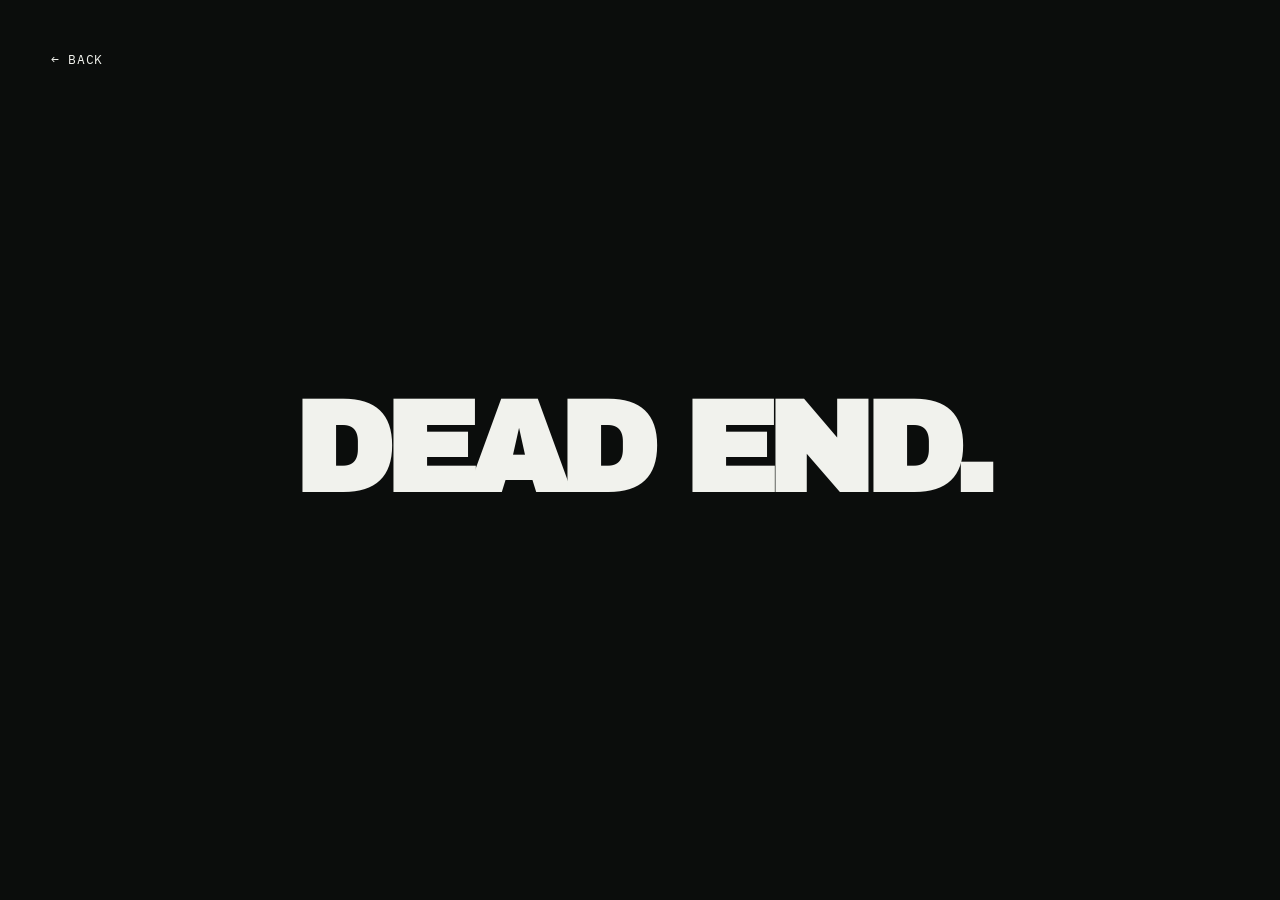
<file: dead-end.html>
<!doctype html>
<html lang="en">
  <head>
    <meta charset="UTF-8" />
    <meta
      name="viewport"
      content="width=device-width, initial-scale=1, viewport-fit=cover"
    />
    <title>Dead End — MZNJBL/</title>
    <meta name="theme-color" content="#0b0d0c" />

    <style>
      @import url("https://fonts.googleapis.com/css2?family=Archivo+Black&family=IBM+Plex+Mono:wght@400;600&display=swap");

      :root {
        color-scheme: dark;
      }

      * {
        box-sizing: border-box;
      }

      html,
      body {
        margin: 0;
        min-height: 100%;
      }

      body {
        min-height: 100svh;
        background: #0b0d0c;
        color: #f1f2ed;
        font-family: "IBM Plex Mono", monospace;
      }

      .joke-page {
        position: relative;
        min-height: 100svh;
        display: grid;
        place-items: center;
        padding: 110px 24px;
      }

      .top-back {
        position: absolute;
        top: clamp(25px, 4vw, 55px);
        left: clamp(24px, 4vw, 64px);
        color: #f1f2ed;
        text-decoration: none;
        font-size: 13px;
        letter-spacing: 0.05em;
        transition: color 0.2s ease;
      }

      .top-back:hover,
      .top-back:focus-visible {
        color: #d7ff35;
      }

      .center {
        width: 100%;
        text-align: center;
      }

      h1 {
        margin: 0;
        font-family: "Archivo Black", sans-serif;
        font-size: clamp(52px, 10vw, 160px);
        line-height: 0.95;
        letter-spacing: -0.07em;
        overflow-wrap: anywhere;
      }

      .told {
        color: #d7ff35;
      }

      .escape {
        display: inline-flex;
        align-items: center;
        justify-content: center;
        gap: 36px;
        margin-top: 55px;
        padding: 20px 28px;
        background: #d7ff35;
        color: #0b0d0c;
        text-decoration: none;
        font-size: 13px;
        font-weight: 600;
        transition:
          background 0.2s ease,
          transform 0.2s ease;
      }

      .escape:hover,
      .escape:focus-visible {
        background: #f1f2ed;
        transform: translateY(-3px);
      }

      a:focus-visible {
        outline: 2px solid #d7ff35;
        outline-offset: 5px;
      }

      @media (prefers-reduced-motion: reduce) {
        a {
          transition: none !important;
        }
      }
    </style>
  </head>

  <body>
    <main class="joke-page">
      <a class="top-back" href="/told-you.html">← BACK</a>

      <div class="center">
        <h1 class="">DEAD END.</h1>
      </div>
    </main>
  </body>
</html>
</file>
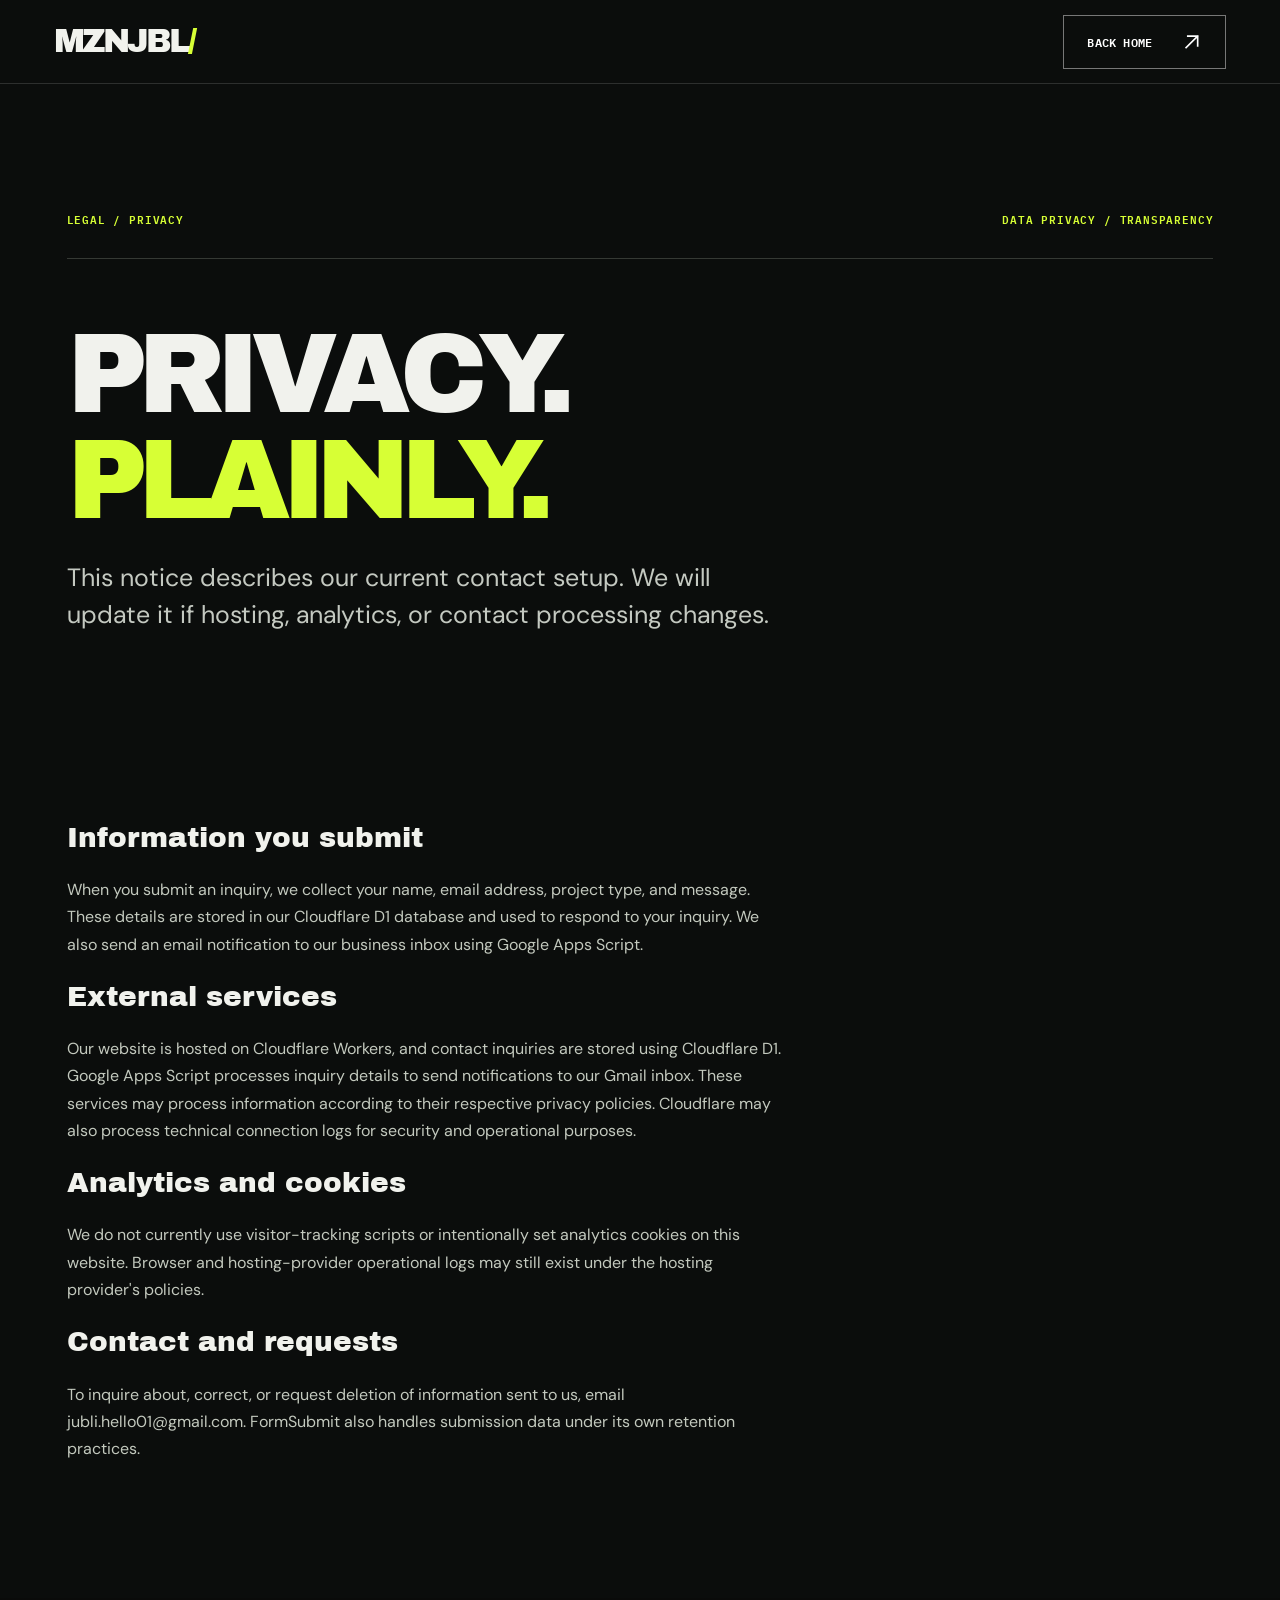
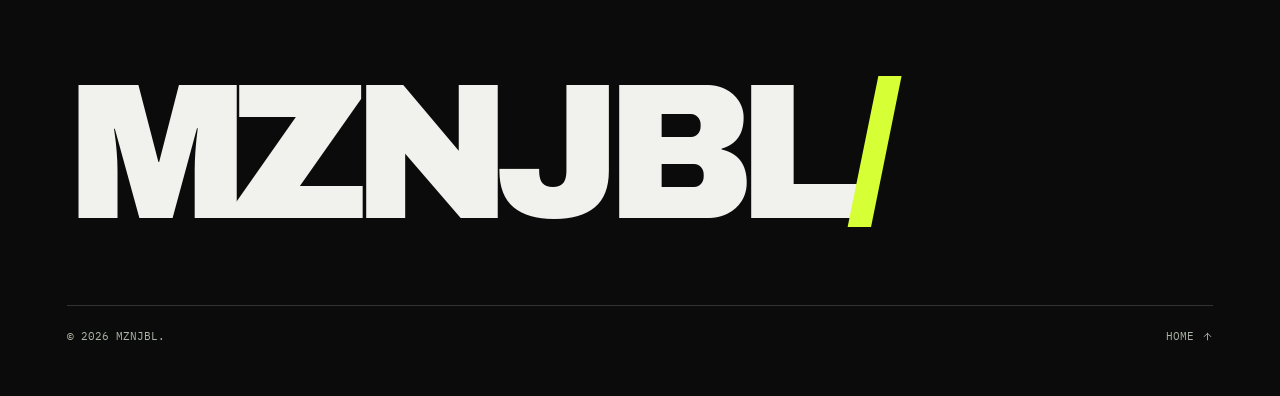
<file: privacy.html>
<!doctype html>
<html lang="en">
  <head>
    <meta charset="utf-8" />
    <meta name="viewport" content="width=device-width,initial-scale=1" />
    <title>Privacy — MZNJBL/</title>
    <link rel="stylesheet" href="/styles.css?v=2.0.0" />
    <script defer src="/app.js?v=2.0.0"></script>
  </head>
  <body data-page="privacy">
    <header class="header">
      <a href="/" class="wordmark">MZNJBL<span>/</span></a
      ><a href="/" class="button button-outline"
        >BACK HOME
        <svg
          class="ui-arrow"
          aria-hidden="true"
          focusable="false"
          viewBox="0 0 24 24"
          width="1em"
          height="1em"
          fill="none"
          stroke="currentColor"
          stroke-width="2"
          stroke-linecap="square"
          stroke-linejoin="miter"
        >
          <path d="M5 19L19 5M7 5h12v12" /></svg
      ></a>
    </header>
    <main class="subpage-main">
      <section class="sub-hero">
        <div class="section-meta">
          <span>LEGAL / PRIVACY</span><span>DATA PRIVACY / TRANSPARENCY</span>
        </div>
        <h1 class="display-title">
          PRIVACY.<br /><span class="acid-text">PLAINLY.</span>
        </h1>
        <p>
          This notice describes our current contact setup. We will update it if
          hosting, analytics, or contact processing changes.
        </p>
      </section>
      <div class="privacy-copy">
        <h2>Information you submit</h2>
        <p>
          When you submit an inquiry, we collect your name, email address,
          project type, and message. These details are stored in our Cloudflare
          D1 database and used to respond to your inquiry. We also send an email
          notification to our business inbox using Google Apps Script.
        </p>
        <h2>External services</h2>
        <p>
          Our website is hosted on Cloudflare Workers, and contact inquiries are
          stored using Cloudflare D1. Google Apps Script processes inquiry
          details to send notifications to our Gmail inbox. These services may
          process information according to their respective privacy policies.
          Cloudflare may also process technical connection logs for security and
          operational purposes.
        </p>
        <h2>Analytics and cookies</h2>
        <p>
          We do not currently use visitor-tracking scripts or intentionally set
          analytics cookies on this website. Browser and hosting-provider
          operational logs may still exist under the hosting provider's
          policies.
        </p>
        <h2>Contact and requests</h2>
        <p>
          To inquire about, correct, or request deletion of information sent to
          us, email jubli.hello01@gmail.com. FormSubmit also handles submission
          data under its own retention practices.
        </p>
      </div>
    </main>
    <footer>
      <a href="/" class="footer-logo">MZNJBL<span>/</span></a>
      <div class="footer-last">
        <span>© <span data-year>2026</span> MZNJBL.</span
        ><a href="/"
          >HOME
          <svg
            class="ui-arrow"
            aria-hidden="true"
            focusable="false"
            viewBox="0 0 24 24"
            width="1em"
            height="1em"
            fill="none"
            stroke="currentColor"
            stroke-width="2"
            stroke-linecap="square"
            stroke-linejoin="miter"
          >
            <path d="M12 19V5M5 12l7-7 7 7" /></svg
        ></a>
      </div>
    </footer>
  </body>
</html>
</file>
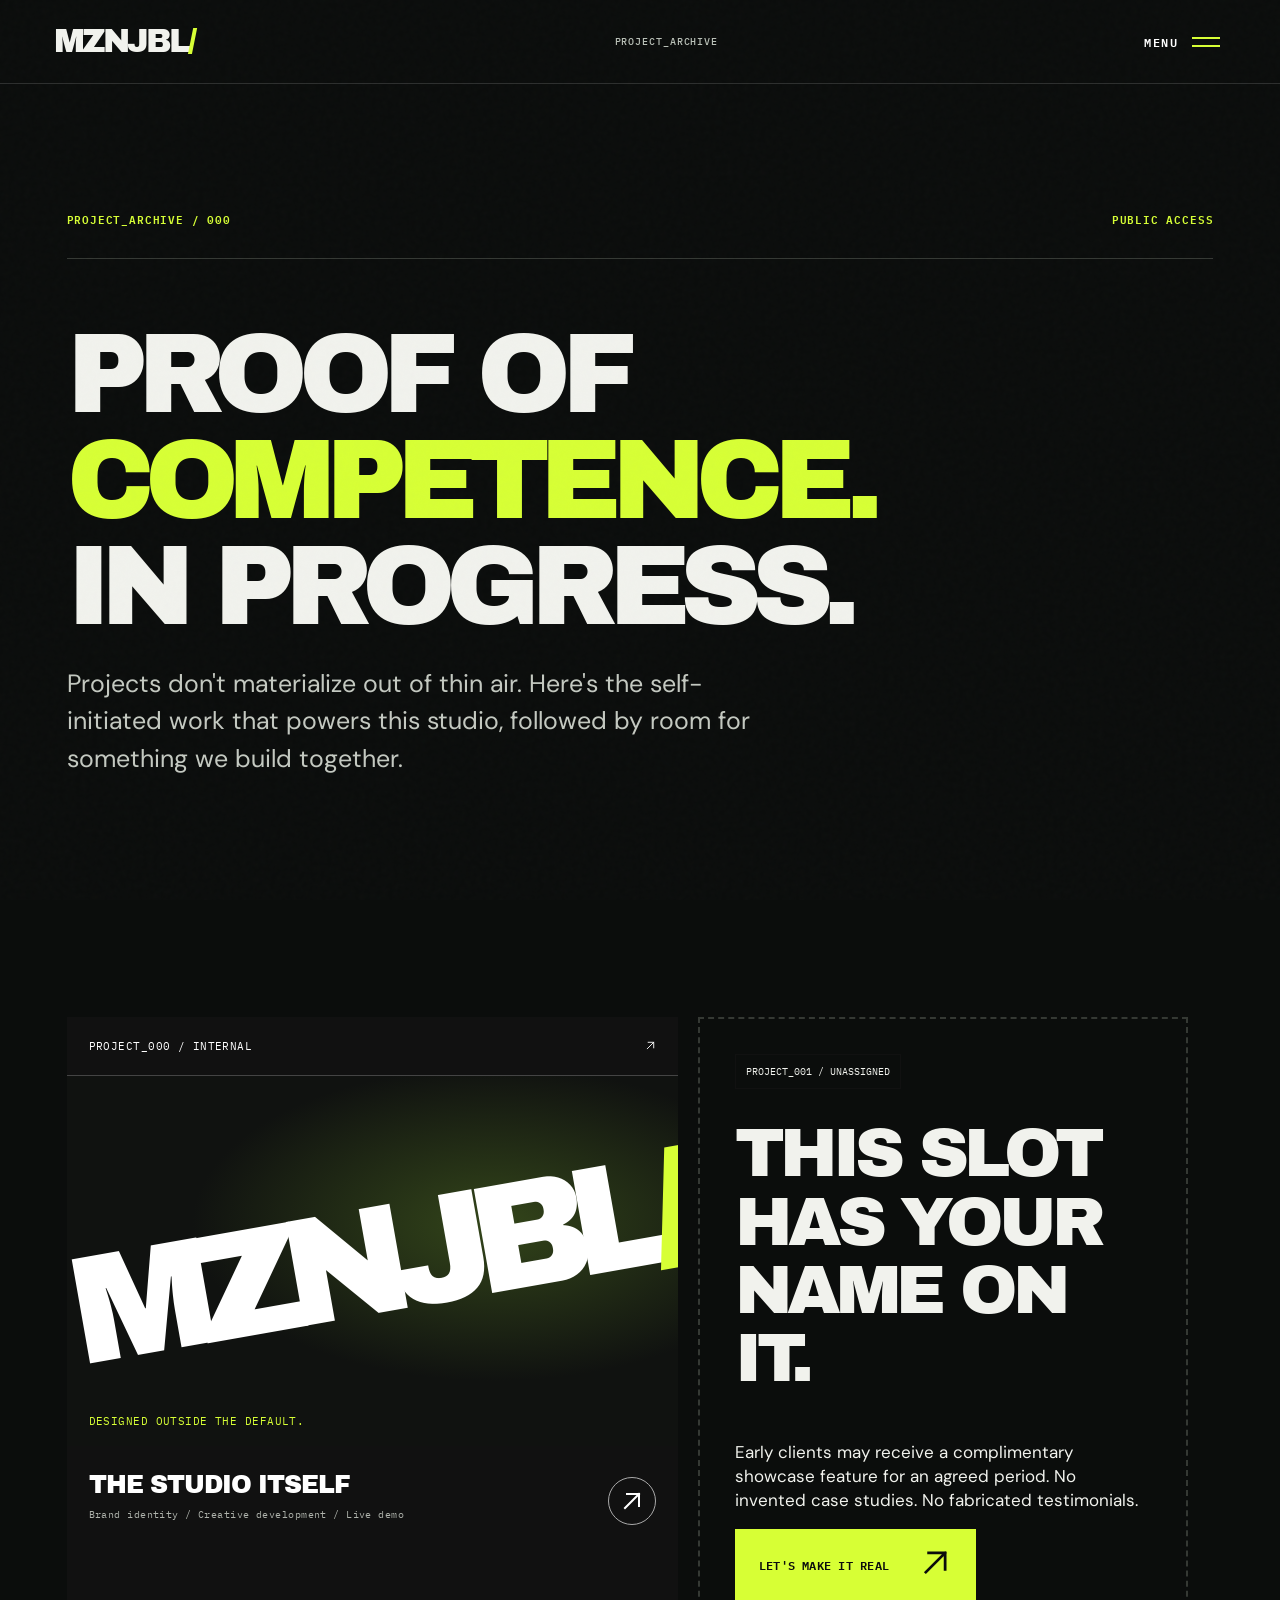
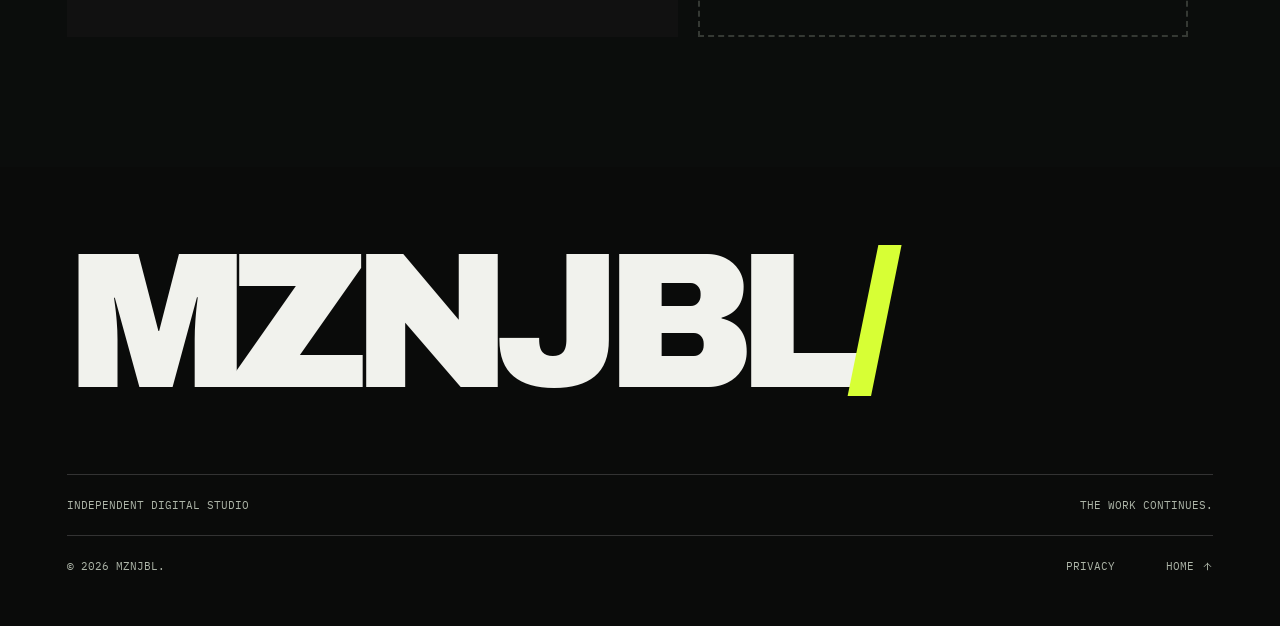
<file: projects.html>
<!doctype html>
<html lang="en">
  <head>
    <meta charset="utf-8" />
    <meta name="viewport" content="width=device-width,initial-scale=1" />
    <meta name="theme-color" content="#0b0d0c" />
    <title>Project Archive — MZNJBL/</title>
    <meta
      name="description"
      content="Selected work, experiments, and upcoming projects from MZNJBL/ studio."
    />
    <link rel="stylesheet" href="/styles.css?v=2.0.0" />
    <script defer src="/app.js?v=2.0.0"></script>
  </head>
  <body data-page="projects">
    <div class="noise" aria-hidden="true"></div>
    <header class="header">
      <a href="/" class="wordmark">MZNJBL<span>/</span></a>
      <div class="header-center">PROJECT_ARCHIVE</div>
      <button
        class="menu-button"
        aria-expanded="false"
        aria-controls="main-menu"
      >
        <span>MENU</span><span class="menu-icon"><i></i><i></i></span>
      </button>
    </header>
    <nav id="main-menu" class="menu-overlay" aria-label="Main menu" inert>
      <div class="menu-top">MZNJBL/ <span>NAVIGATION_PROTOCOL_001</span></div>
      <a href="/"
        ><small class="menu-number">00</small
        ><strong class="menu-title">HOME</strong
        ><span
          ><svg
            class="ui-arrow"
            aria-hidden="true"
            focusable="false"
            viewBox="0 0 24 24"
            width="1em"
            height="1em"
            fill="none"
            stroke="currentColor"
            stroke-width="2"
            stroke-linecap="square"
            stroke-linejoin="miter"
          >
            <path d="M5 19L19 5M7 5h12v12" /></svg></span></a
      ><a href="/about.html"
        ><small class="menu-number">01</small
        ><strong class="menu-title">PERSONNEL</strong
        ><span
          ><svg
            class="ui-arrow"
            aria-hidden="true"
            focusable="false"
            viewBox="0 0 24 24"
            width="1em"
            height="1em"
            fill="none"
            stroke="currentColor"
            stroke-width="2"
            stroke-linecap="square"
            stroke-linejoin="miter"
          >
            <path d="M5 19L19 5M7 5h12v12" /></svg></span></a
      ><a href="/#services"
        ><small class="menu-number">02</small
        ><strong class="menu-title">SERVICES</strong
        ><span
          ><svg
            class="ui-arrow"
            aria-hidden="true"
            focusable="false"
            viewBox="0 0 24 24"
            width="1em"
            height="1em"
            fill="none"
            stroke="currentColor"
            stroke-width="2"
            stroke-linecap="square"
            stroke-linejoin="miter"
          >
            <path d="M5 19L19 5M7 5h12v12" /></svg></span></a
      ><a href="/supply.html"
        ><small class="menu-number">03</small
        ><strong class="menu-title">VISIT STORE</strong
        ><span
          ><svg
            class="ui-arrow"
            aria-hidden="true"
            focusable="false"
            viewBox="0 0 24 24"
            width="1em"
            height="1em"
            fill="none"
            stroke="currentColor"
            stroke-width="2"
            stroke-linecap="square"
            stroke-linejoin="miter"
          >
            <path d="M5 19L19 5M7 5h12v12" /></svg></span></a
      ><a href="/#contact"
        ><small class="menu-number">04</small
        ><strong class="menu-title">CONTACT</strong
        ><span
          ><svg
            class="ui-arrow"
            aria-hidden="true"
            focusable="false"
            viewBox="0 0 24 24"
            width="1em"
            height="1em"
            fill="none"
            stroke="currentColor"
            stroke-width="2"
            stroke-linecap="square"
            stroke-linejoin="miter"
          >
            <path d="M5 19L19 5M7 5h12v12" /></svg></span
      ></a>
      <div class="menu-bottom">BUILT BY A HUMAN. ALLEGEDLY.</div>
    </nav>
    <main class="subpage-main">
      <section class="sub-hero">
        <div class="section-meta">
          <span>PROJECT_ARCHIVE / 000</span><span>PUBLIC ACCESS</span>
        </div>
        <h1 class="display-title reveal">
          PROOF OF<br /><span class="acid-text">COMPETENCE.</span><br />IN
          PROGRESS.
        </h1>
        <p>
          Projects don't materialize out of thin air. Here's the self-initiated
          work that powers this studio, followed by room for something we build
          together.
        </p>
      </section>
      <div class="project-index">
        <div class="work-grid">
          <a class="project-tile" href="/projects/studio.html"
            ><div class="tile-top">
              <span>PROJECT_000 / INTERNAL</span
              ><span
                ><svg
                  class="ui-arrow"
                  aria-hidden="true"
                  focusable="false"
                  viewBox="0 0 24 24"
                  width="1em"
                  height="1em"
                  fill="none"
                  stroke="currentColor"
                  stroke-width="2"
                  stroke-linecap="square"
                  stroke-linejoin="miter"
                >
                  <path d="M5 19L19 5M7 5h12v12" /></svg
              ></span>
            </div>
            <div class="tile-art">
              <span class="tile-wordmark">MZNJBL<span>/</span></span
              ><span class="tile-art-bottom"
                >DESIGNED OUTSIDE THE DEFAULT.</span
              >
            </div>
            <div class="tile-bottom">
              <div>
                <h3>THE STUDIO ITSELF</h3>
                <p>Brand identity / Creative development / Live demo</p>
              </div>
              <span class="circle-arrow"
                ><svg
                  class="ui-arrow"
                  aria-hidden="true"
                  focusable="false"
                  viewBox="0 0 24 24"
                  width="1em"
                  height="1em"
                  fill="none"
                  stroke="currentColor"
                  stroke-width="2"
                  stroke-linecap="square"
                  stroke-linejoin="miter"
                >
                  <path d="M5 19L19 5M7 5h12v12" /></svg
              ></span></div
          ></a>
          <div
            class="vacancy"
            style="color: var(--fg); border-color: var(--line)"
          >
            <span class="vacancy-code">PROJECT_001 / UNASSIGNED</span>
            <h3>THIS SLOT<br />HAS YOUR<br />NAME ON IT.</h3>
            <p>
              Early clients may receive a complimentary showcase feature for an
              agreed period. No invented case studies. No fabricated
              testimonials.
            </p>
            <a href="/#contact" class="button button-acid"
              >LET'S MAKE IT REAL
              <span
                ><svg
                  class="ui-arrow"
                  aria-hidden="true"
                  focusable="false"
                  viewBox="0 0 24 24"
                  width="1em"
                  height="1em"
                  fill="none"
                  stroke="currentColor"
                  stroke-width="2"
                  stroke-linecap="square"
                  stroke-linejoin="miter"
                >
                  <path d="M5 19L19 5M7 5h12v12" /></svg></span
            ></a>
          </div>
        </div>
      </div>
    </main>
    <footer>
      <a href="/" class="footer-logo">MZNJBL<span>/</span></a>
      <div>
        <span>INDEPENDENT DIGITAL STUDIO</span><span>THE WORK CONTINUES.</span>
      </div>
      <div class="footer-last">
        <span>© <span data-year>2026</span> MZNJBL.</span
        ><a href="/privacy.html">PRIVACY</a
        ><a href="/"
          >HOME
          <svg
            class="ui-arrow"
            aria-hidden="true"
            focusable="false"
            viewBox="0 0 24 24"
            width="1em"
            height="1em"
            fill="none"
            stroke="currentColor"
            stroke-width="2"
            stroke-linecap="square"
            stroke-linejoin="miter"
          >
            <path d="M12 19V5M5 12l7-7 7 7" /></svg
        ></a>
      </div>
    </footer>
  </body>
</html>
</file>
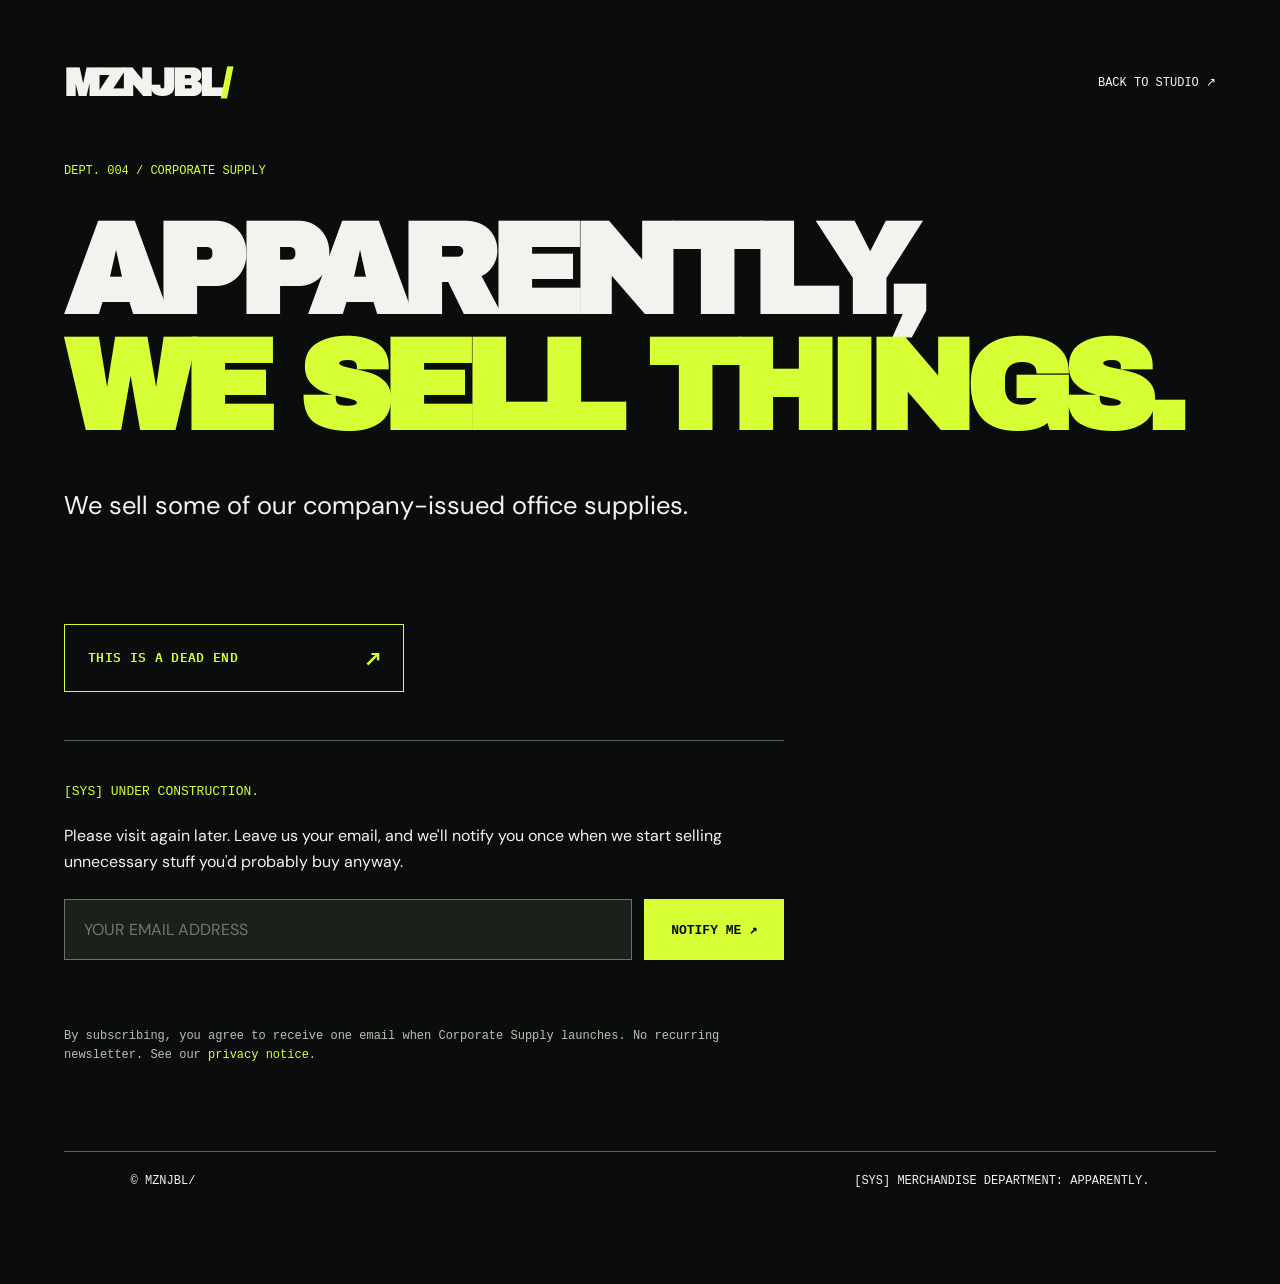
<file: supply.html>
<!doctype html>
<html lang="en">
  <head>
    <meta charset="utf-8" />
    <meta name="viewport" content="width=device-width, initial-scale=1" />
    <meta name="theme-color" content="#0b0d0c" />
    <title>Corporate Supply — MZNJBL/</title>
    <link rel="stylesheet" href="/styles.css" />
    <style>
      .supply-page {
        min-height: 100svh;
        background: #0b0d0c;
        color: #f2f3ee;
        padding: clamp(24px, 5vw, 90px);
        display: flex;
        flex-direction: column;
        gap: 60px;
      }
      .supply-nav,
      .supply-foot {
        display: flex;
        justify-content: space-between;
        align-items: center;
        gap: 20px;
        flex-wrap: wrap;
        font: 12px/1.5 monospace;
      }
      .supply-nav a {
        color: #f2f3ee;
        text-decoration: none;
      }
      .supply-nav strong {
        font:
          900 clamp(25px, 3vw, 42px) / 1 Arial Black,
          sans-serif;
      }
      .supply-nav strong span {
        color: #d7ff35;
      }
      .supply-content {
        width: 100%;
        max-width: 1200px;
        margin: auto 0;
      }
      .supply-meta {
        color: #d7ff35;
        font: 12px/1.6 monospace;
        margin-bottom: 32px;
      }
      .supply-title {
        font-family:
          var(--font-head),
          Arial Black,
          sans-serif;
        font-size: clamp(3.5rem, 10vw, 11rem);
        line-height: 0.91;
        letter-spacing: -0.075em;
        margin: 0 0 40px;
        overflow-wrap: anywhere;
      }
      .supply-title span {
        color: #d7ff35;
      }
      .supply-description {
        font-size: clamp(18px, 2vw, 26px);
        max-width: 720px;
        line-height: 1.45;
        margin-bottom: 70px;
      }
      .supply-notice {
        border-top: 1px solid #586052;
        padding-top: 30px;
        max-width: 720px;
      }
      .supply-notice h2 {
        font: 13px/1.6 monospace;
        color: #d7ff35;
        margin-bottom: 20px;
      }
      .supply-notice p {
        line-height: 1.6;
        margin-bottom: 25px;
      }
      .supply-form {
        display: flex;
        gap: 12px;
        flex-wrap: wrap;
      }
      .supply-form input {
        flex: 1 1 260px;
        min-width: 0;
        padding: 19px;
        background: #1a201a;
        color: white;
        border: 1px solid #687367;
        border-radius: 0;
        font-size: 16px;
      }
      .supply-form button {
        background: #d7ff35;
        color: #0b0d0c;
        border: 0;
        padding: 19px 27px;
        font: bold 13px monospace;
        cursor: pointer;
      }
      .supply-form button:disabled {
        opacity: 0.6;
      }
      .supply-form .trap {
        display: none;
      }
      .supply-status {
        min-height: 24px;
        margin-top: 18px;
      }
      .supply-consent {
        font: 12px/1.6 monospace;
        color: #b8c0b1;
      }
      .supply-consent a {
        color: #d7ff35;
      }
      .supply-foot {
        border-top: 1px solid #586052;
        padding-top: 20px;
      }
      @media (max-width: 600px) {
        .supply-page {
          gap: 40px;
        }
        .supply-form button {
          width: 100%;
        }
        .supply-description {
          margin-bottom: 45px;
        }
      }
    </style>

    <style>
      /* MZNJBL / Completely unnecessary navigation */
      #dead-end-cta {
        display: inline-flex;
        width: fit-content;
        max-width: 100%;
        justify-content: space-between;
        position: relative;
        z-index: 2;
        margin: 30px 0 48px;
        align-items: center;
        gap: 28px;
        box-sizing: border-box;
        max-width: 100%;
        min-width: min(100%, 340px);
        padding: 19px 23px;
        margin-top: 30px;
        border: 1px solid #d7ff35;
        background: transparent;
        color: #d7ff35;
        text-decoration: none;
        font:
          600 13px/1.2 "IBM Plex Mono",
          monospace;
        letter-spacing: 0.025em;
        transition:
          background 0.25s ease,
          color 0.25s ease;
      }

      #dead-end-cta:hover,
      #dead-end-cta:focus-visible {
        background: #d7ff35;
        color: #0b0d0c;
      }

      #dead-end-cta:focus-visible {
        outline: 2px solid #d7ff35;
        outline-offset: 4px;
      }

      .dead-end-cta-copy {
        display: grid;
        overflow: hidden;
        min-width: 0;
      }

      .dead-end-cta-copy span {
        grid-area: 1 / 1;
        white-space: nowrap;
        transition:
          transform 0.35s cubic-bezier(0.22, 1, 0.36, 1),
          opacity 0.25s ease;
      }

      .dead-end-cta-copy span:first-child {
        transform: translateY(0);
        opacity: 1;
      }

      .dead-end-cta-copy span:last-child {
        transform: translateY(120%);
        opacity: 0;
      }

      #dead-end-cta:is(:hover, :focus-visible)
        .dead-end-cta-copy
        span:first-child {
        transform: translateY(-120%);
        opacity: 0;
      }

      #dead-end-cta:is(:hover, :focus-visible)
        .dead-end-cta-copy
        span:last-child {
        transform: translateY(0);
        opacity: 1;
      }

      .dead-end-cta-arrow {
        font-size: 24px;
        transition: transform 0.25s ease;
      }

      #dead-end-cta:is(:hover, :focus-visible) .dead-end-cta-arrow {
        transform: translate(3px, -3px);
      }

      @media (max-width: 480px) {
        #dead-end-cta {
          min-width: 0;
          width: 100%;
          margin: 24px 0 40px;
          padding: 17px 14px;
          gap: 12px;
          font-size: 11px;
        }
      }

      @media (prefers-reduced-motion: reduce) {
        #dead-end-cta,
        #dead-end-cta * {
          transition: none;
        }
      }
    </style>
  </head>
  <body>
    <main class="supply-page">
      <nav class="supply-nav">
        <a href="/" aria-label="MZNJBL home">
          <strong>MZNJBL<span>/</span></strong>
        </a>
        <a href="/">BACK TO STUDIO ↗</a>
      </nav>

      <section class="supply-content">
        <div class="supply-meta">DEPT. 004 / CORPORATE SUPPLY</div>

        <h1 class="supply-title">
          APPARENTLY,<br />
          <span>WE SELL THINGS.</span>
        </h1>

        <p class="supply-description">
          We sell some of our company-issued office supplies.
        </p>

        <a
          href="/dead-end.html"
          id="dead-end-cta"
          class="dead-end-cta"
          aria-label="This is a dead end"
        >
          <span class="dead-end-cta-copy" aria-hidden="true">
            <span>THIS IS A DEAD END</span>
            <span>TRUST ME IT IS</span>
          </span>
          <span class="dead-end-cta-arrow" aria-hidden="true">↗</span>
        </a>

        <div class="supply-notice">
          <h2>[SYS] UNDER CONSTRUCTION.</h2>

          <p>
            Please visit again later. Leave us your email, and we'll notify you
            once when we start selling unnecessary stuff you'd probably buy
            anyway.
          </p>

          <form class="supply-form" id="supplyForm">
            <input
              type="email"
              name="email"
              placeholder="YOUR EMAIL ADDRESS"
              aria-label="Your email address"
              autocomplete="email"
              required
              maxlength="254"
            />
            <input
              class="trap"
              name="website"
              type="text"
              tabindex="-1"
              autocomplete="off"
              aria-hidden="true"
            />
            <button type="submit">NOTIFY ME ↗</button>
          </form>

          <p
            class="supply-status"
            id="supplyStatus"
            role="status"
            aria-live="polite"
          ></p>

          <p class="supply-consent">
            By subscribing, you agree to receive one email when Corporate Supply
            launches. No recurring newsletter. See our
            <a href="/privacy.html">privacy notice</a>.
          </p>
        </div>
      </section>

      <footer class="supply-foot">
        <span>© MZNJBL/</span>
        <span>[SYS] MERCHANDISE DEPARTMENT: APPARENTLY.</span>
      </footer>
    </main>

    <script>
      const form = document.getElementById("supplyForm");
      const status = document.getElementById("supplyStatus");

      form.addEventListener("submit", async (e) => {
        e.preventDefault();
        if (!form.reportValidity()) return;

        const button = form.querySelector("button");
        button.disabled = true;
        status.textContent = "REGISTERING HUMAN...";

        try {
          const data = Object.fromEntries(new FormData(form).entries());
          const response = await fetch("/api/waitlist", {
            method: "POST",
            headers: { "Content-Type": "application/json" },
            body: JSON.stringify(data),
          });
          const result = await response.json();

          if (!response.ok || result.success !== true)
            throw new Error("Unable to subscribe");

          status.textContent =
            "REGISTERED. ONE EMAIL WHEN WE LAUNCH. APPARENTLY.";
          form.reset();
        } catch {
          status.textContent = "REGISTRATION FAILED. PLEASE TRY AGAIN LATER.";
        } finally {
          button.disabled = false;
        }
      });
    </script>
  </body>
</html>
<style>
  @media (max-width: 600px) {
    .supply-title {
      font-size: clamp(2.5rem, 9.2vw, 4.5rem);
      letter-spacing: -0.075em;
      overflow-wrap: normal;
      word-break: normal;
    }
  }
</style>
<style>
  .supply-nav strong {
    font-family: "Archivo Black", sans-serif;
    font-weight: 900;
    letter-spacing: -0.09em;
  }
</style>
</file>
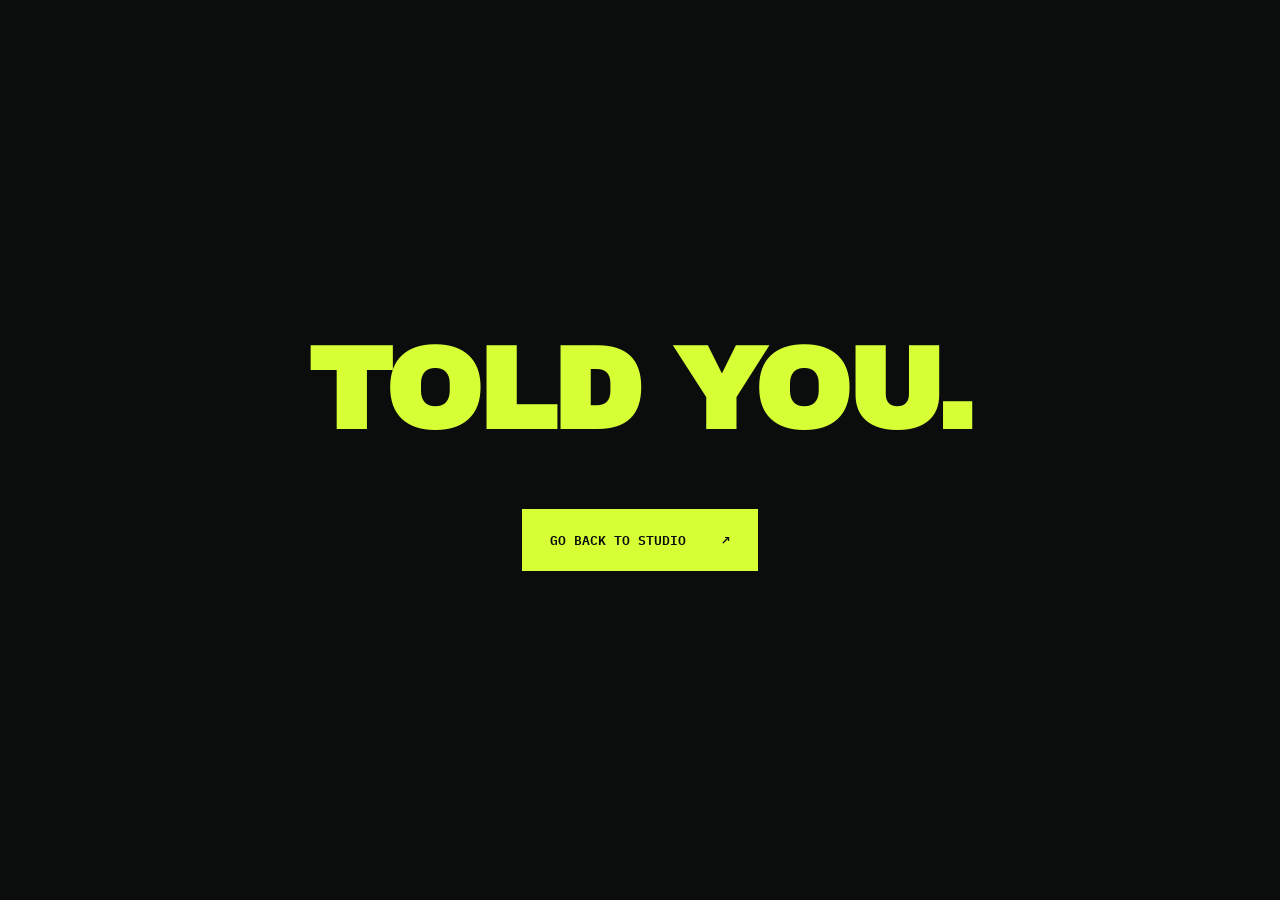
<file: told-you.html>
<!doctype html>
<html lang="en">
  <head>
    <meta charset="UTF-8" />
    <meta
      name="viewport"
      content="width=device-width, initial-scale=1, viewport-fit=cover"
    />
    <title>Told You — MZNJBL/</title>
    <meta name="theme-color" content="#0b0d0c" />

    <style>
      @import url("https://fonts.googleapis.com/css2?family=Archivo+Black&family=IBM+Plex+Mono:wght@400;600&display=swap");

      :root {
        color-scheme: dark;
      }

      * {
        box-sizing: border-box;
      }

      html,
      body {
        margin: 0;
        min-height: 100%;
      }

      body {
        min-height: 100svh;
        background: #0b0d0c;
        color: #f1f2ed;
        font-family: "IBM Plex Mono", monospace;
      }

      .joke-page {
        position: relative;
        min-height: 100svh;
        display: grid;
        place-items: center;
        padding: 110px 24px;
      }

      .top-back {
        position: absolute;
        top: clamp(25px, 4vw, 55px);
        left: clamp(24px, 4vw, 64px);
        color: #f1f2ed;
        text-decoration: none;
        font-size: 13px;
        letter-spacing: 0.05em;
        transition: color 0.2s ease;
      }

      .top-back:hover,
      .top-back:focus-visible {
        color: #d7ff35;
      }

      .center {
        width: 100%;
        text-align: center;
      }

      h1 {
        margin: 0;
        font-family: "Archivo Black", sans-serif;
        font-size: clamp(52px, 10vw, 160px);
        line-height: 0.95;
        letter-spacing: 0;
        overflow-wrap: anywhere;
      }

      .told {
        color: #d7ff35;
      }

      .escape {
        display: inline-flex;
        align-items: center;
        justify-content: center;
        gap: 36px;
        margin-top: 55px;
        padding: 20px 28px;
        background: #d7ff35;
        color: #0b0d0c;
        text-decoration: none;
        font-size: 13px;
        font-weight: 600;
        transition:
          background 0.2s ease,
          transform 0.2s ease;
      }

      .escape:hover,
      .escape:focus-visible {
        background: #f1f2ed;
        transform: translateY(-3px);
      }

      a:focus-visible {
        outline: 2px solid #d7ff35;
        outline-offset: 5px;
      }

      @media (prefers-reduced-motion: reduce) {
        a {
          transition: none !important;
        }
      }

      /* Desktop heading spacing fix */
      @media (min-width: 768px) {
        h1.told {
          letter-spacing: -0.025em;
          font-size: clamp(52px, 9vw, 145px);
          line-height: 1.08;
        }
      }
    </style>
  </head>

  <body>
    <main class="joke-page">
      <div class="center">
        <h1 class="told">TOLD YOU.</h1>

        <a class="escape" href="/">
          GO BACK TO STUDIO <span aria-hidden="true">↗</span>
        </a>
      </div>
    </main>
  </body>
</html>
</file>
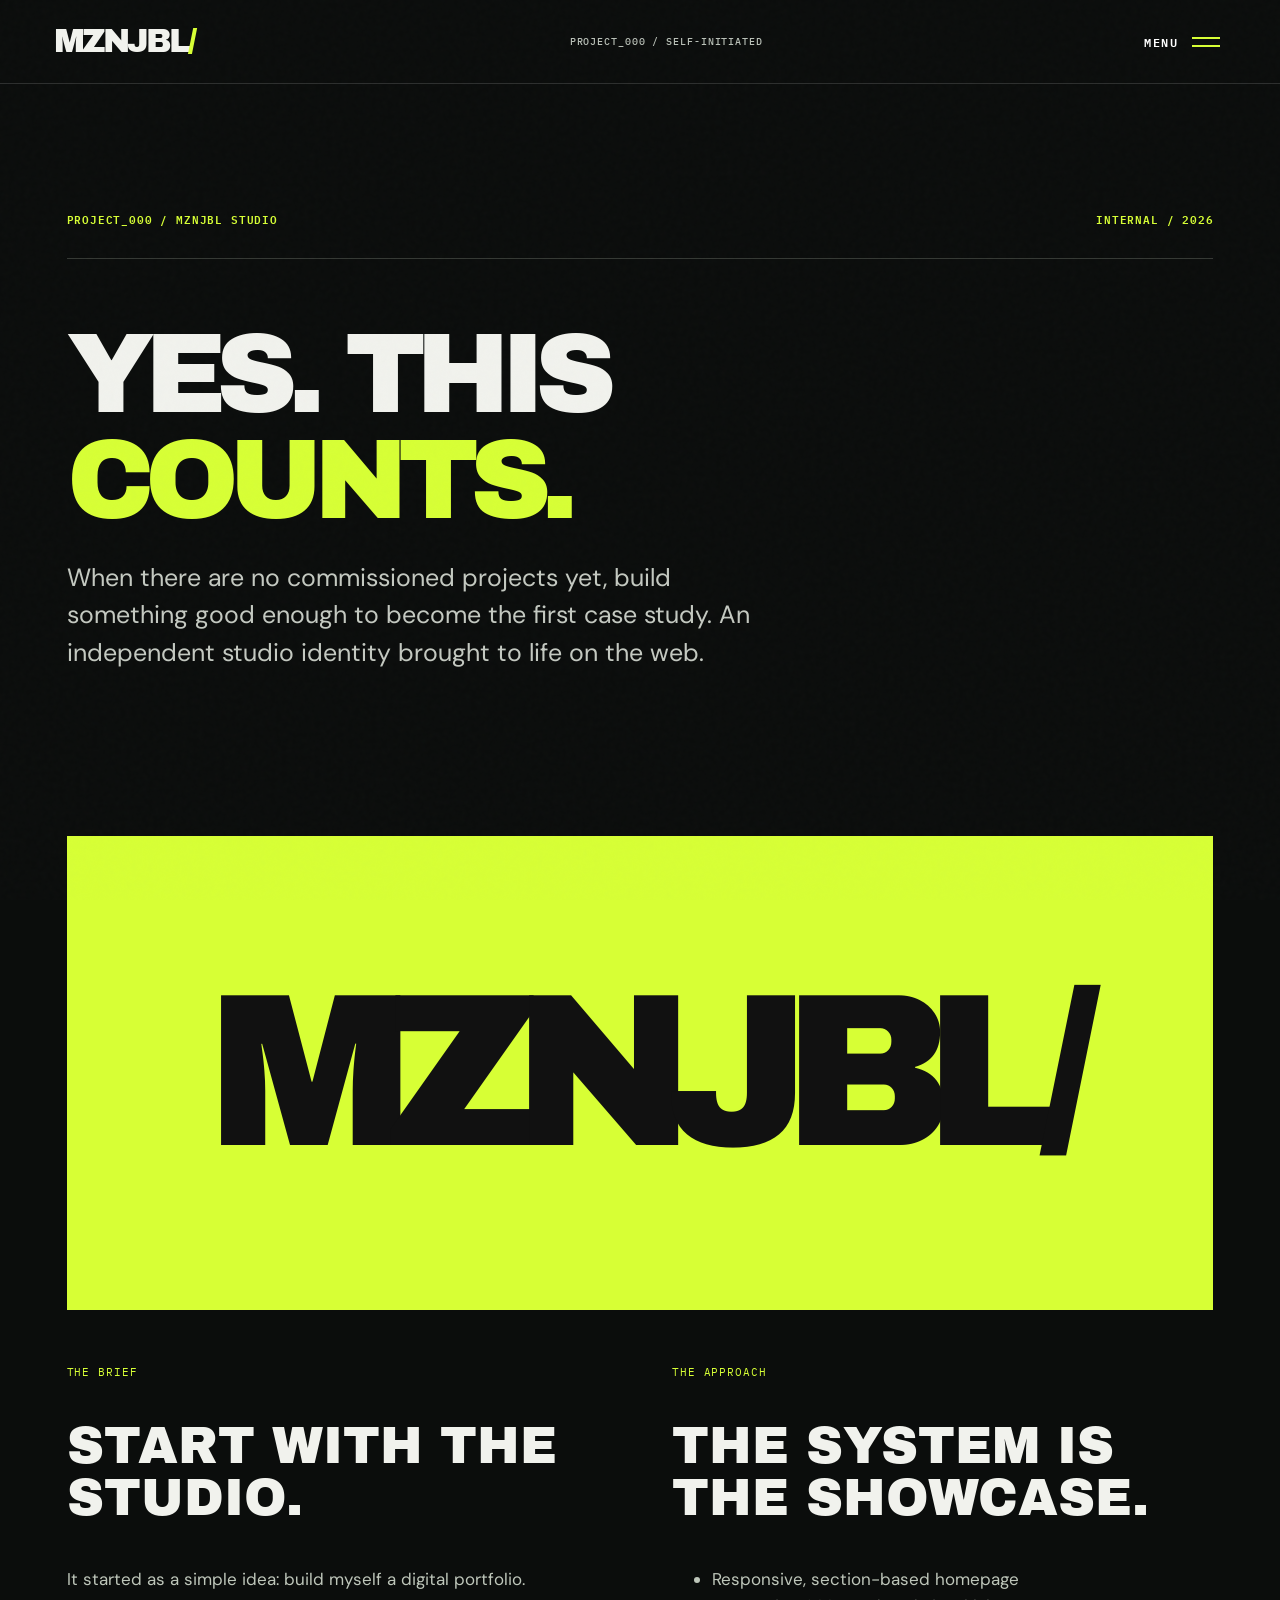
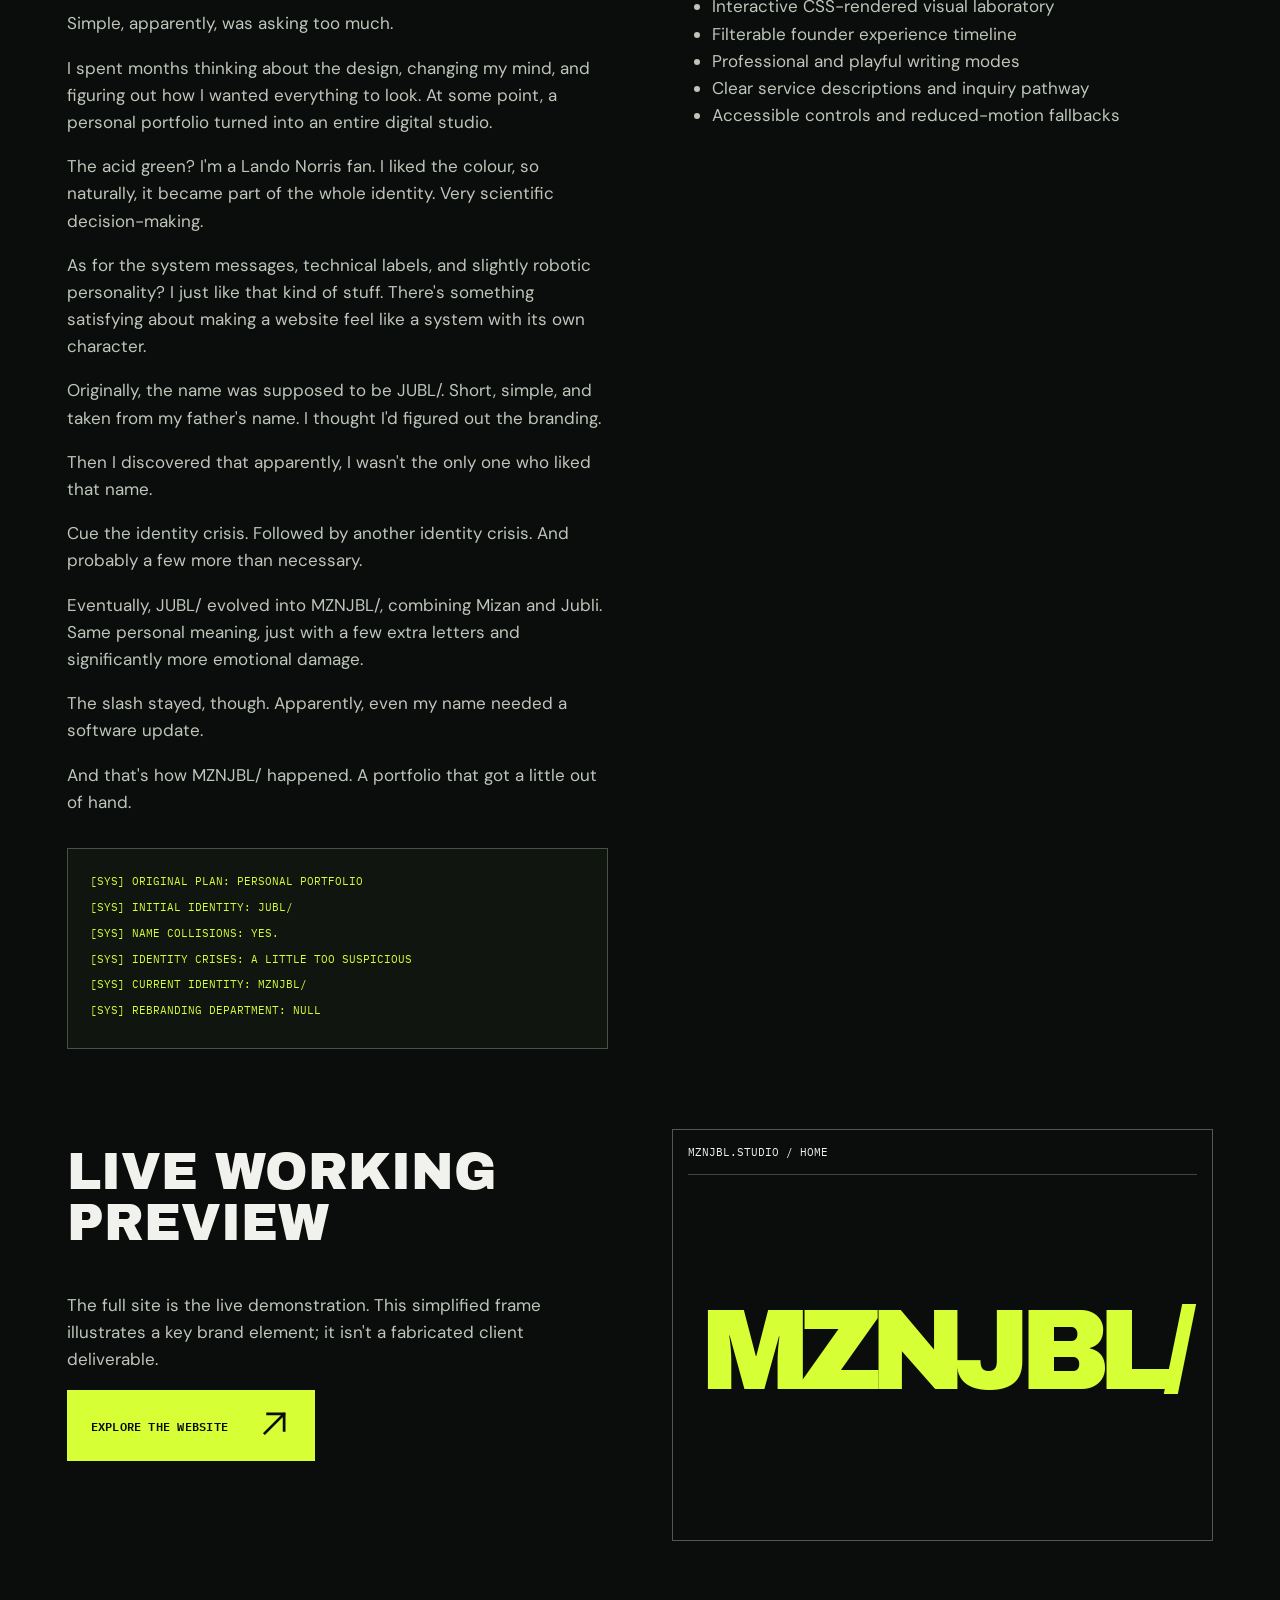
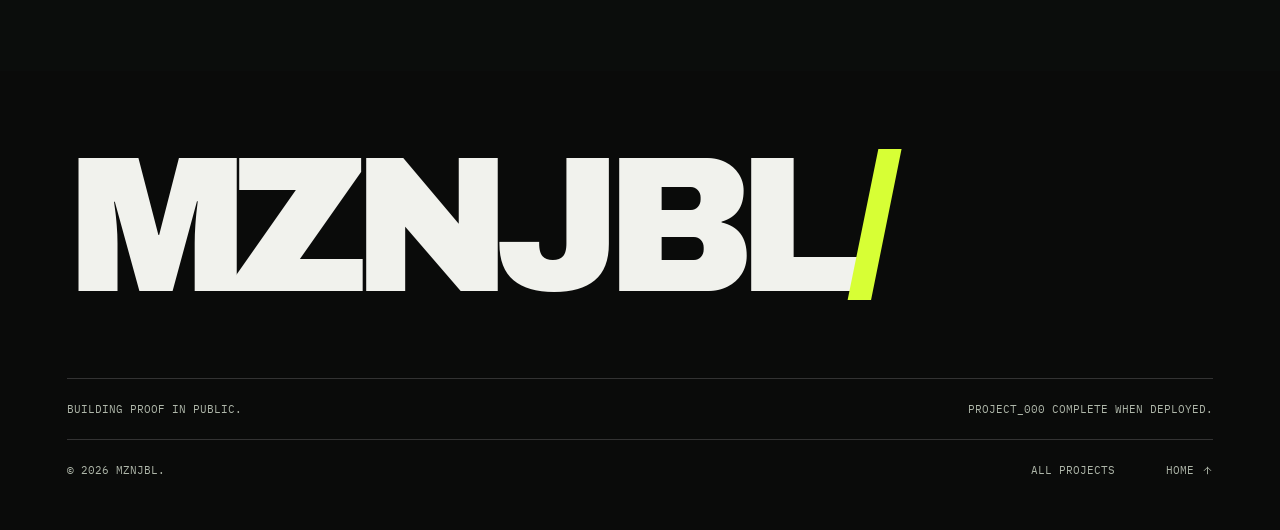
<file: projects/studio.html>
<!doctype html>
<html lang="en">
  <head>
    <meta charset="utf-8" />
    <meta name="viewport" content="width=device-width,initial-scale=1" />
    <meta name="theme-color" content="#0b0d0c" />
    <title>Project 000: MZNJBL/ Studio</title>
    <meta
      name="description"
      content="The design and build of the MZNJBL/ studio website, documented as a self-initiated project."
    />
    <link rel="stylesheet" href="/styles.css?v=2.0.0" />
    <script defer src="/app.js?v=2.0.0"></script>
  </head>
  <body data-page="case">
    <div class="noise" aria-hidden="true"></div>
    <header class="header">
      <a href="/" class="wordmark">MZNJBL<span>/</span></a>
      <div class="header-center">PROJECT_000 / SELF-INITIATED</div>
      <button
        class="menu-button"
        aria-expanded="false"
        aria-controls="main-menu"
      >
        <span>MENU</span><span class="menu-icon"><i></i><i></i></span>
      </button>
    </header>
    <nav id="main-menu" class="menu-overlay" aria-label="Main menu" inert>
      <div class="menu-top">MZNJBL/ <span>NAVIGATION_PROTOCOL_001</span></div>
      <a href="/"
        ><small class="menu-number">00</small
        ><strong class="menu-title">HOME</strong
        ><span
          ><svg
            class="ui-arrow"
            aria-hidden="true"
            focusable="false"
            viewBox="0 0 24 24"
            width="1em"
            height="1em"
            fill="none"
            stroke="currentColor"
            stroke-width="2"
            stroke-linecap="square"
            stroke-linejoin="miter"
          >
            <path d="M5 19L19 5M7 5h12v12" /></svg></span
      ></a>
      <a href="/projects.html"
        ><small class="menu-number">01</small
        ><strong class="menu-title">PROJECTS</strong
        ><span
          ><svg
            class="ui-arrow"
            aria-hidden="true"
            focusable="false"
            viewBox="0 0 24 24"
            width="1em"
            height="1em"
            fill="none"
            stroke="currentColor"
            stroke-width="2"
            stroke-linecap="square"
            stroke-linejoin="miter"
          >
            <path d="M5 19L19 5M7 5h12v12" /></svg></span
      ></a>
      <a href="/about.html"
        ><small class="menu-number">02</small
        ><strong class="menu-title">PERSONNEL</strong
        ><span
          ><svg
            class="ui-arrow"
            aria-hidden="true"
            focusable="false"
            viewBox="0 0 24 24"
            width="1em"
            height="1em"
            fill="none"
            stroke="currentColor"
            stroke-width="2"
            stroke-linecap="square"
            stroke-linejoin="miter"
          >
            <path d="M5 19L19 5M7 5h12v12" /></svg></span
      ></a>
      <a href="/supply.html"
        ><small class="menu-number">03</small
        ><strong class="menu-title">VISIT STORE</strong
        ><span
          ><svg
            class="ui-arrow"
            aria-hidden="true"
            focusable="false"
            viewBox="0 0 24 24"
            width="1em"
            height="1em"
            fill="none"
            stroke="currentColor"
            stroke-width="2"
            stroke-linecap="square"
            stroke-linejoin="miter"
          >
            <path d="M5 19L19 5M7 5h12v12" /></svg></span
      ></a>
      <a href="/#contact"
        ><small class="menu-number">04</small
        ><strong class="menu-title">CONTACT</strong
        ><span
          ><svg
            class="ui-arrow"
            aria-hidden="true"
            focusable="false"
            viewBox="0 0 24 24"
            width="1em"
            height="1em"
            fill="none"
            stroke="currentColor"
            stroke-width="2"
            stroke-linecap="square"
            stroke-linejoin="miter"
          >
            <path d="M5 19L19 5M7 5h12v12" /></svg></span
      ></a>
      <div class="menu-bottom">BUILT BY A HUMAN. ALLEGEDLY.</div>
    </nav>
    <main class="subpage-main">
      <section class="sub-hero">
        <div class="section-meta">
          <span>PROJECT_000 / MZNJBL STUDIO</span><span>INTERNAL / 2026</span>
        </div>
        <h1 class="display-title reveal">
          YES. THIS<br /><span class="acid-text">COUNTS.</span>
        </h1>
        <p>
          When there are no commissioned projects yet, build something good
          enough to become the first case study. An independent studio identity
          brought to life on the web.
        </p>
      </section>
      <section class="case-detail">
        <div class="case-visual">MZNJBL/</div>
        <div class="case-grid">
          <div>
            <div class="tiny-label">THE BRIEF</div>
            <h2>START WITH THE STUDIO.</h2>
            <p>
              It started as a simple idea: build myself a digital portfolio.
            </p>
            <p>Simple, apparently, was asking too much.</p>
            <p>
              I spent months thinking about the design, changing my mind, and
              figuring out how I wanted everything to look. At some point, a
              personal portfolio turned into an entire digital studio.
            </p>
            <p>
              The acid green? I&#x27;m a Lando Norris fan. I liked the colour,
              so naturally, it became part of the whole identity. Very
              scientific decision-making.
            </p>
            <p>
              As for the system messages, technical labels, and slightly robotic
              personality? I just like that kind of stuff. There&#x27;s
              something satisfying about making a website feel like a system
              with its own character.
            </p>
            <p>
              Originally, the name was supposed to be JUBL/. Short, simple, and
              taken from my father&#x27;s name. I thought I&#x27;d figured out
              the branding.
            </p>
            <p>
              Then I discovered that apparently, I wasn&#x27;t the only one who
              liked that name.
            </p>
            <p>
              Cue the identity crisis. Followed by another identity crisis. And
              probably a few more than necessary.
            </p>
            <p>
              Eventually, JUBL/ evolved into MZNJBL/, combining Mizan and Jubli.
              Same personal meaning, just with a few extra letters and
              significantly more emotional damage.
            </p>
            <p>
              The slash stayed, though. Apparently, even my name needed a
              software update.
            </p>
            <p>
              And that&#x27;s how MZNJBL/ happened. A portfolio that got a
              little out of hand.
            </p>
            <div class="studio-syslog">
              <div>[SYS] ORIGINAL PLAN: PERSONAL PORTFOLIO</div>
              <div>[SYS] INITIAL IDENTITY: JUBL/</div>
              <div>[SYS] NAME COLLISIONS: YES.</div>
              <div>[SYS] IDENTITY CRISES: A LITTLE TOO SUSPICIOUS</div>
              <div>[SYS] CURRENT IDENTITY: MZNJBL/</div>
              <div>[SYS] REBRANDING DEPARTMENT: NULL</div>
            </div>
          </div>
          <div>
            <div class="tiny-label">THE APPROACH</div>
            <h2>THE SYSTEM IS THE SHOWCASE.</h2>
            <ul>
              <li>Responsive, section-based homepage</li>
              <li>Interactive CSS-rendered visual laboratory</li>
              <li>Filterable founder experience timeline</li>
              <li>Professional and playful writing modes</li>
              <li>Clear service descriptions and inquiry pathway</li>
              <li>Accessible controls and reduced-motion fallbacks</li>
            </ul>
          </div>
        </div>
        <div class="case-grid">
          <div>
            <h2>LIVE WORKING PREVIEW</h2>
            <p>
              The full site is the live demonstration. This simplified frame
              illustrates a key brand element; it isn't a fabricated client
              deliverable.
            </p>
            <a href="/" class="button button-acid"
              >EXPLORE THE WEBSITE
              <span
                ><svg
                  class="ui-arrow"
                  aria-hidden="true"
                  focusable="false"
                  viewBox="0 0 24 24"
                  width="1em"
                  height="1em"
                  fill="none"
                  stroke="currentColor"
                  stroke-width="2"
                  stroke-linecap="square"
                  stroke-linejoin="miter"
                >
                  <path d="M5 19L19 5M7 5h12v12" /></svg></span
            ></a>
          </div>
          <div class="site-preview" aria-label="Simplified visual preview">
            <div class="preview-bar">MZNJBL.STUDIO / HOME</div>
            <div class="preview-content">MZNJBL/</div>
          </div>
        </div>
      </section>
    </main>
    <footer>
      <a href="/" class="footer-logo">MZNJBL<span>/</span></a>
      <div>
        <span>BUILDING PROOF IN PUBLIC.</span
        ><span>PROJECT_000 COMPLETE WHEN DEPLOYED.</span>
      </div>
      <div class="footer-last">
        <span>© <span data-year>2026</span> MZNJBL.</span
        ><a href="/projects.html">ALL PROJECTS</a
        ><a href="/"
          >HOME
          <svg
            class="ui-arrow"
            aria-hidden="true"
            focusable="false"
            viewBox="0 0 24 24"
            width="1em"
            height="1em"
            fill="none"
            stroke="currentColor"
            stroke-width="2"
            stroke-linecap="square"
            stroke-linejoin="miter"
          >
            <path d="M12 19V5M5 12l7-7 7 7" /></svg
        ></a>
      </div>
    </footer>
  </body>
</html>
</file>
<file: styles.css>
@import url('https://fonts.googleapis.com/css2?family=Archivo+Black&family=DM+Sans:wght@400;500;600;700&family=IBM+Plex+Mono:wght@400;500;600&display=swap');
:root{--bg:#0b0d0c;--fg:#f1f2ed;--muted:#9a9e98;--acid:#d7ff35;--line:#353934;--dark:#101210;--font-head:'Archivo Black',Impact,'Arial Black',sans-serif;--font-mono:'IBM Plex Mono',monospace;--font-body:'DM Sans',Arial,sans-serif}*{box-sizing:border-box}html{scroll-behavior:smooth;scroll-padding-top:80px}body{background:var(--bg);color:var(--fg);font-family:var(--font-body);margin:0;overflow-x:hidden}body.menu-open{overflow:hidden}::selection{background:var(--acid);color:#101010}a{color:inherit;text-decoration:none}button,input,select,textarea{font:inherit}button{cursor:pointer}a:focus-visible,button:focus-visible,input:focus-visible,textarea:focus-visible,select:focus-visible,summary:focus-visible{outline:3px solid var(--acid);outline-offset:4px}.noise{position:fixed;inset:0;pointer-events:none;opacity:.13;z-index:50;background-image:url("data:image/svg+xml,%3Csvg viewBox='0 0 180 180' xmlns='http://www.w3.org/2000/svg'%3E%3Cfilter id='n'%3E%3CfeTurbulence type='fractalNoise' baseFrequency='.9' numOctaves='3' stitchTiles='stitch'/%3E%3C/filter%3E%3Crect width='100%25' height='100%25' opacity='.15' filter='url(%23n)'/%3E%3C/svg%3E")}.cursor-glow{position:fixed;z-index:0;pointer-events:none;width:420px;height:420px;border-radius:50%;background:radial-gradient(circle,rgba(215,255,53,.075),transparent 65%);transform:translate(-50%,-50%);opacity:0}.header{height:84px;display:flex;align-items:center;justify-content:space-between;position:absolute;inset:0 0 auto;z-index:100;padding:0 4.2vw;border-bottom:1px solid #ffffff24}.wordmark,.footer-logo{font-family:var(--font-head);font-size:2.05rem;letter-spacing:-.09em;line-height:1}.wordmark span,.footer-logo span{color:var(--acid)}.header-center{display:flex;align-items:center;gap:30px;font:500 10px var(--font-mono);letter-spacing:.09em;color:#b9c0b7}.online{color:var(--acid)}.online b,.pulse{display:inline-block;width:6px;height:6px;background:var(--acid);border-radius:50%;margin-right:6px;box-shadow:0 0 15px var(--acid)}.menu-button{display:flex;align-items:center;gap:14px;background:none;border:0;color:#fff;font:600 12px var(--font-mono);letter-spacing:.12em;z-index:102}.menu-icon{height:18px;width:28px;display:flex;flex-direction:column;justify-content:center;gap:6px}.menu-icon i{display:block;width:28px;height:2px;background:var(--acid);transition:transform .3s}.menu-open .menu-icon i:first-child{transform:translateY(4px) rotate(45deg)}.menu-open .menu-icon i:last-child{transform:translateY(-4px) rotate(-45deg)}.menu-overlay{position:fixed;z-index:99;inset:0;background:var(--acid);color:#0b0d0c;padding:110px 6vw 35px;display:flex;flex-direction:column;transform:translateY(-105%);transition:transform .65s cubic-bezier(.76,0,.24,1)}.menu-overlay.open{transform:translateY(0)}.menu-overlay .menu-top,.menu-bottom{display:flex;justify-content:space-between;font:11px var(--font-mono);letter-spacing:.08em;padding-bottom:25px}.menu-overlay>a{border-top:1px solid #17171755;font:clamp(48px,7vw,125px)/1 var(--font-head);letter-spacing:-.065em;padding:14px 0;display:flex;align-items:center;justify-content:space-between;transition:padding-left .2s}.menu-overlay>a:hover{padding-left:2vw}.menu-overlay>a small{font:11px var(--font-mono)}.menu-overlay>a span{font-size:.5em}.menu-bottom{margin-top:auto;border-top:1px solid #17171755;padding-top:18px}.section{position:relative}.section-pad{padding:110px 5.2vw 130px}.section-meta{display:flex;justify-content:space-between;gap:12px;font:600 11px var(--font-mono);letter-spacing:.075em;color:var(--acid);padding-bottom:30px;border-bottom:1px solid var(--line);margin-bottom:63px}.dark-meta{color:#131513;border-color:#15151555}.hero{min-height:100svh;padding:118px 5.2vw 30px;display:flex;flex-direction:column;justify-content:space-between;overflow:hidden}.hero-top,.hero-foot{display:flex;justify-content:space-between;font:10px var(--font-mono);color:#b1b6b0;letter-spacing:.1em;position:relative;z-index:3}.hero-top{margin-bottom:30px}.hero-copy{position:relative;z-index:3;margin:auto 0}.supra{font:600 11px var(--font-mono);color:var(--acid);letter-spacing:.12em;margin-bottom:22px}.hero-title,.display-title{font-family:var(--font-head);font-weight:400;letter-spacing:-.085em;line-height:.94;margin:0}.hero-title{font-size:clamp(70px,12.5vw,240px)}.hero-title em{color:var(--acid);font-style:normal}.period{color:#fff}.hero-bottom{display:flex;justify-content:space-between;align-items:end;max-width:940px;gap:30px;margin-top:32px}.hero-bottom p,.manifesto-lower p,.lab-description,.services-top>p,.founder-copy>p,.contact-intro>p{font-size:clamp(15px,1.55vw,22px);line-height:1.5;color:#c8cec6;max-width:480px}.hero-foot{margin-top:30px}.button{display:inline-flex;align-items:center;justify-content:space-between;gap:30px;border:1px solid transparent;min-height:54px;padding:16px 23px;font:600 12px var(--font-mono);letter-spacing:.02em;transition:background .2s,color .2s,transform .2s;white-space:nowrap}.button span{font-size:20px}.button-acid{background:var(--acid);color:#0b0d0c}.button-acid:hover{background:white}.button-outline{background:transparent;color:white;border-color:#777}.button-outline:hover{color:#111;background:var(--acid);border-color:var(--acid)}.button-dark{background:#101210;color:white;width:100%}.button-dark:hover{background:#343a32}.hero-art{position:absolute;width:min(47vw,700px);aspect-ratio:1;right:-8vw;top:13%;opacity:.87;pointer-events:none;filter:blur(.05px)}.orb{position:absolute;border-radius:48% 52% 63% 37% / 43% 38% 62% 57%;transform:rotate(-27deg);box-shadow:inset 22px 15px 45px #dfff6699,inset -35px -38px 75px #192217,0 0 90px #aaff1620}.orb-one{width:73%;height:73%;top:12%;left:10%;border:1px solid #d7ff35;background:radial-gradient(ellipse at 22% 25%,#d7ff3599,#273d17bb 30%,#0d150d 60%,#ccff3411)}.orb-two{width:38%;height:38%;top:35%;right:8%;background:radial-gradient(circle at 30% 20%,#d7ff3566,#101810 60%);border:1px solid #d7ff35}.axis{position:absolute;background:#d7ff3544}.x-axis{height:1px;width:100%;top:50%}.y-axis{width:1px;height:100%;left:50%}.reticle{position:absolute;top:50%;left:50%;color:var(--acid);font:30px var(--font-mono);z-index:3;transform:translate(-50%,-50%)}.hero-art-label{font:10px var(--font-mono);position:absolute;bottom:7%;right:11%;color:var(--acid)}.marquee{overflow:hidden;background:var(--acid);color:#111;height:68px;display:flex;align-items:center;transform:rotate(-1deg);width:102%;margin-left:-1%;position:relative;z-index:3}.marquee-track{white-space:nowrap;font:30px var(--font-head);letter-spacing:-.05em;animation:marquee 24s linear infinite}@keyframes marquee{to{transform:translateX(-50%)}}.display-title{font-size:clamp(50px,8.8vw,150px)}.outline-text{-webkit-text-stroke:1px #e9eee6;color:transparent}.manifesto{min-height:650px}.manifesto-lower{display:flex;align-items:start;justify-content:space-between;margin-top:55px}.asterisk{font-size:110px;color:var(--acid);line-height:1}.manifesto-lower p{font-size:clamp(18px,2vw,30px)}.work{background:var(--acid);color:#111}.dark-title{color:#111}.highlight-text{background:#111;color:var(--acid);padding:0 .09em;box-decoration-break:clone;-webkit-box-decoration-break:clone}.work-grid{display:grid;grid-template-columns:1.05fr .95fr;gap:20px;margin-top:65px}.project-tile{background:#111;color:white;display:block;transition:transform .25s}.project-tile:hover{transform:translateY(-6px)}.tile-top,.tile-bottom,.tile-art-bottom,.work-bottom{display:flex;align-items:center;justify-content:space-between;font:11px var(--font-mono);letter-spacing:.04em}.tile-top{padding:22px;border-bottom:1px solid #444}.tile-art{height:370px;display:flex;align-items:center;justify-content:center;position:relative;overflow:hidden;background:radial-gradient(ellipse at 70% 40%,#33451a 0,#101210 50%)}.tile-wordmark{font:clamp(100px,12vw,230px) var(--font-head);letter-spacing:-.13em;transform:rotate(-10deg)}.tile-wordmark span{color:var(--acid)}.tile-bars{position:absolute;inset:0;display:flex;align-items:end;justify-content:space-between;opacity:.09;pointer-events:none}.tile-bars i{width:15%;height:80%;background:var(--acid)}.tile-bars i:nth-child(even){height:35%}.tile-art-bottom{position:absolute;bottom:18px;left:22px;color:var(--acid)}.tile-bottom{padding:25px 22px;gap:15px}.tile-bottom h3{font:25px var(--font-head);letter-spacing:-.04em;margin:0}.tile-bottom p{color:#aeb2ab;font:10px var(--font-mono)}.circle-arrow{width:48px;height:48px;border:1px solid #aaa;border-radius:50%;display:grid;place-items:center;font-size:25px}.vacancy{border:2px dashed #131513;padding:35px;display:flex;flex-direction:column;align-items:start}.vacancy-code{font:10px var(--font-mono);border:1px solid #111;padding:10px}.vacancy h3{font:clamp(40px,5.4vw,90px)/.99 var(--font-head);letter-spacing:-.07em;margin:30px 0}.vacancy h3 u{text-decoration-thickness:5px;text-underline-offset:8px}.vacancy p{font-size:17px;max-width:510px;line-height:1.42}.vacancy .fine-print{font:11px/1.5 var(--font-mono);opacity:.65}.text-link{font:600 12px var(--font-mono);border-bottom:1px solid currentColor;padding:15px 0;display:inline-flex;gap:15px}.work-bottom{margin-top:32px;border-top:1px solid #1118;padding-top:18px}.lab-layout{display:grid;grid-template-columns:.95fr 1.05fr;gap:5vw;align-items:center}.acid-text{color:var(--acid)}.lab-description{margin-top:30px}.controls{margin-top:50px;max-width:480px}.controls label{font:12px var(--font-mono);display:flex;justify-content:space-between}.controls input[type=range]{width:100%;accent-color:var(--acid);margin:18px 0 25px}.button-row{display:flex;gap:9px;margin-bottom:20px}.chip{background:transparent;border:1px solid #757a74;color:#eee;padding:12px 22px;font:12px var(--font-mono)}.chip.selected,.chip:hover{background:var(--acid);color:#111;border-color:var(--acid)}.lab-display{height:570px;background:#191d19;border:1px solid #4b5348;position:relative;overflow:hidden;display:flex;align-items:center;justify-content:center}.lab-display:before{content:'';position:absolute;inset:0;background-image:linear-gradient(#ffffff07 1px,transparent 1px),linear-gradient(90deg,#ffffff07 1px,transparent 1px);background-size:36px 36px}.lab-display-top,.lab-display-bottom{position:absolute;left:23px;right:23px;display:flex;justify-content:space-between;font:10px var(--font-mono);color:#b8c4b4}.lab-display-top{top:23px}.lab-display-bottom{bottom:23px}.morph-shape{width:280px;height:280px;display:grid;place-items:center;background:var(--acid);border-radius:43% 57% 63% 37% / 52% 42% 58% 48%;box-shadow:0 0 110px #d7ff352c;transition:border-radius .55s cubic-bezier(.2,.8,.2,1),background .4s,transform .55s}.morph-shape span{font:105px var(--font-head);color:#151515;letter-spacing:-.14em;transform:rotate(-12deg)}.services-top{display:flex;align-items:end;justify-content:space-between;gap:30px}.services-top>p{max-width:330px}.accordion{margin-top:75px}.accordion details{border-top:1px solid #545b51}.accordion details:last-child{border-bottom:1px solid #545b51}.accordion summary{list-style:none;cursor:pointer;display:grid;grid-template-columns:12% 1fr 50px;align-items:center;padding:28px 6px;font:clamp(22px,3.6vw,55px)/1.1 var(--font-head);letter-spacing:-.04em}.accordion summary::-webkit-details-marker{display:none}.service-number{color:var(--acid);font:12px var(--font-mono);letter-spacing:0}.accordion-mark{font:42px var(--font-body);font-weight:300;text-align:right;color:var(--acid)}.accordion details[open] .accordion-mark{transform:rotate(45deg)}.detail-content{margin-left:12%;max-width:650px;color:#b3bab0;line-height:1.6;padding:0 0 32px;font-size:18px}.founder{background:#171b16}.founder-layout{display:grid;grid-template-columns:1fr 1fr;gap:7vw;align-items:center}.founder-graphic{min-height:550px;border:1px solid #576052;position:relative;display:grid;place-items:center;background:repeating-linear-gradient(0deg,#20271d 0 1px,transparent 1px 34px),repeating-linear-gradient(90deg,#20271d 0 1px,transparent 1px 34px)}.founder-target{font:clamp(140px,18vw,290px) var(--font-head);color:var(--acid);letter-spacing:-.12em;transform:rotate(-12deg);text-shadow:20px 22px 0 #111}.founder-status{position:absolute;bottom:20px;left:20px;color:#a6b29d;font:10px var(--font-mono)}.founder-copy .kicker{font:11px var(--font-mono);color:var(--acid)}.founder-copy .display-title{font-size:clamp(50px,6.5vw,115px)}.founder-copy .button{margin-top:20px}.process-grid{display:grid;grid-template-columns:repeat(4,1fr);gap:10px;margin-top:70px}.process-grid>div{border-top:2px solid var(--acid);padding:22px 12px 0 0}.process-grid span{font:12px var(--font-mono);color:var(--acid)}.process-grid h3{font:clamp(18px,2vw,30px)/1.15 var(--font-head);letter-spacing:-.04em;min-height:80px}.process-grid p{color:#aeb5ad;line-height:1.5}.contact{background:var(--acid);color:#121412}.contact-grid{display:grid;grid-template-columns:1fr 1.05fr;gap:8vw;margin-top:80px}.contact-intro>p{color:#222;font-size:20px}.contact-note{font-size:12px!important;line-height:1.5!important;opacity:.75}.contact-links{display:flex;flex-direction:column;align-items:start;margin-top:40px;gap:15px}.contact-links a{font:12px var(--font-mono);border-bottom:1px solid #111;padding-bottom:8px}.contact-form{background:#f3f5ee;padding:32px;display:flex;flex-direction:column;gap:20px}.contact-form label{font:600 11px var(--font-mono);display:flex;flex-direction:column;gap:8px}.form-row{display:grid;grid-template-columns:1fr 1fr;gap:15px}.contact-form input:not([type=checkbox]),.contact-form textarea,.contact-form select{width:100%;padding:16px 0;background:transparent;border:0;border-bottom:1px solid #888;outline:0;color:#171717;border-radius:0;font:14px var(--font-body)}.contact-form input:focus,.contact-form textarea:focus,.contact-form select:focus{border-color:#111!important;border-bottom-width:2px!important}.contact-form .checkbox-row{display:flex;flex-direction:row;align-items:center;font:12px var(--font-body);line-height:1.4}.checkbox-row input{accent-color:#131313;width:18px;height:18px}.honeypot{position:absolute;left:-10000px;opacity:0}.form-status{font:11px/1.5 var(--font-mono);color:#535b4b;margin:0}footer{padding:60px 5.2vw 30px;background:#0a0b0a}.footer-logo{font-size:clamp(100px,17vw,300px);display:block;margin-bottom:55px}.footer-last,footer>div:nth-child(2){display:flex;justify-content:space-between;gap:15px;border-top:1px solid #333;padding:23px 0;font:11px var(--font-mono);color:#aeb6a9}.footer-joke{color:var(--acid);font:10px var(--font-mono);margin:35px 0 0}.reveal{opacity:0;transform:translateY(28px);transition:opacity .8s,transform .8s cubic-bezier(.2,.75,.2,1)}.reveal.visible{opacity:1;transform:translateY(0)}.subpage-main{padding-top:84px}.sub-hero{padding:125px 5.2vw 100px;min-height:66vh}.sub-hero .display-title{margin:50px 0 25px}.sub-hero p{max-width:720px;font-size:clamp(17px,2vw,25px);line-height:1.5;color:#c4c9c1}.archive-controls{position:sticky;top:0;z-index:10;background:#0d100df2;backdrop-filter:blur(12px);padding:20px 5.2vw;display:flex;align-items:center;justify-content:space-between;gap:20px;border-top:1px solid var(--line);border-bottom:1px solid var(--line)}.archive-filters,.mode-switch{display:flex;flex-wrap:wrap;gap:8px}.archive-filters button,.mode-switch button{border:1px solid #5c635b;color:white;background:transparent;padding:11px 14px;font:10px var(--font-mono)}.archive-filters button.active,.mode-switch button.active{background:var(--acid);border-color:var(--acid);color:#111}.archive-timeline{max-width:1150px;padding:75px 5.2vw 110px;margin:auto}.archive-entry{display:grid;grid-template-columns:160px 1fr;gap:30px;min-height:350px;position:relative}.archive-entry:before{content:'';position:absolute;left:145px;top:0;bottom:0;width:1px;background:#485146}.archive-entry:after{content:'';position:absolute;left:139px;top:12px;width:13px;height:13px;border-radius:50%;background:var(--acid)}.archive-date{font:22px var(--font-head);color:var(--acid);position:sticky;top:95px;height:60px}.archive-body{padding:0 0 65px 30px}.archive-category,.tiny-label{font:11px var(--font-mono);color:var(--acid);letter-spacing:.08em}.archive-body h2{font:clamp(36px,5.5vw,78px)/1 var(--font-head);letter-spacing:-.06em;margin:25px 0}.archive-body p{font-size:18px;line-height:1.6;color:#bcc3b8;max-width:760px}.skill-tag{border:1px solid #414a3e;display:inline-block;font:11px var(--font-mono);padding:9px 12px;margin:5px 5px 0 0;color:#d4dbce}.archive-entry[hidden]{display:none}.origin-box{background:var(--acid);color:#111;padding:clamp(28px,6vw,80px);margin:50px 5.2vw 120px}.origin-box h2{font:clamp(42px,7vw,110px)/.98 var(--font-head);letter-spacing:-.07em;max-width:980px}.origin-box p{font-size:clamp(17px,2vw,25px);line-height:1.5;max-width:760px}.origin-box .sysline{font:11px var(--font-mono);border-top:1px solid #1116;padding-top:25px;margin-top:35px}.archive-download{display:flex;gap:20px;align-items:center;flex-wrap:wrap;margin-top:35px}.placeholder-alert{border:1px solid #79836d;color:#c5cabf;padding:16px;font:12px/1.6 var(--font-mono);max-width:740px}.project-index{padding:50px 5.2vw 130px}.case-detail{padding:40px 5.2vw 130px;max-width:1300px;margin:auto}.case-visual{background:var(--acid);color:#111;padding:10vw 5vw;text-align:center;font:clamp(80px,17vw,270px)/1 var(--font-head);letter-spacing:-.13em}.case-grid{display:grid;grid-template-columns:1fr 1fr;gap:5vw;padding-top:55px}.case-grid h2{font:clamp(30px,4vw,60px)/1 var(--font-head)}.case-grid p,.case-grid li{font-size:17px;line-height:1.6;color:#bec6ba}.site-preview{border:1px solid #555;padding:15px;margin-top:25px}.site-preview .preview-bar{font:11px var(--font-mono);padding-bottom:15px;border-bottom:1px solid #444}.site-preview .preview-content{height:350px;background:#0b0d0c;display:grid;place-items:center;font:clamp(48px,9vw,120px) var(--font-head);letter-spacing:-.1em;color:var(--acid)}.site-preview.mobile{max-width:320px;margin-left:auto;margin-right:auto}.site-preview.mobile .preview-content{height:520px}.privacy-copy{max-width:850px;padding:40px 5.2vw 120px}.privacy-copy h2{font:28px var(--font-head)}.privacy-copy p{line-height:1.7;color:#c3c9be}
@media(max-width:980px){.hero-art{opacity:.45;right:-20vw;width:75vw;top:25%}.header-center{display:none}.section-pad{padding:85px 5vw}.work-grid,.lab-layout,.founder-layout,.contact-grid,.case-grid{grid-template-columns:1fr}.vacancy{min-height:450px}.lab-display{height:480px}.services-top{display:block}.process-grid{grid-template-columns:1fr 1fr}.founder-graphic{min-height:390px}.contact-grid{gap:35px}.archive-controls{flex-wrap:wrap}.hero-title{font-size:clamp(70px,12vw,140px)}}@media(max-width:600px){.header{height:70px;padding:0 5vw}.wordmark{font-size:30px}.hero{padding:110px 5vw 25px;min-height:800px;min-height:100svh}.hero-title{font-size:clamp(58px,15.4vw,93px)}.hero-bottom{display:block}.hero-bottom p{font-size:15px;max-width:290px}.hero-bottom .button{margin-top:15px}.hero-art{width:105vw;right:-54vw;top:19%;opacity:.52}.hero-coordinate{display:none}.hero-foot{font-size:8px}.display-title{font-size:clamp(40px,10vw,75px)}.section-pad{padding:70px 5vw 95px}.section-meta{font-size:9px;margin-bottom:45px}.manifesto{min-height:auto}.manifesto-lower{gap:20px}.asterisk{font-size:62px}.manifesto-lower p{font-size:16px}.marquee{height:50px}.marquee-track{font-size:22px}.work-grid{margin-top:40px}.tile-art{height:250px}.tile-wordmark{font-size:105px}.vacancy{padding:22px;min-height:420px}.vacancy h3{font-size:49px}.vacancy p{font-size:15px}.lab-display{height:350px}.morph-shape{width:190px;height:190px}.morph-shape span{font-size:70px}.services-top>p{font-size:17px}.accordion summary{grid-template-columns:15% 1fr 30px;font-size:23px;padding:25px 0}.detail-content{margin-left:15%;font-size:15px}.founder-graphic{min-height:310px}.founder-target{font-size:160px}.process-grid{grid-template-columns:1fr 1fr;gap:18px}.process-grid h3{font-size:17px;min-height:50px}.process-grid p{font-size:13px}.contact-form{padding:22px}.form-row{grid-template-columns:1fr}.footer-logo{font-size:25vw}.footer-last,footer>div:nth-child(2){display:block;line-height:2.4}.sub-hero{padding:95px 5vw 65px;min-height:50vh}.archive-controls{padding:15px 5vw}.archive-filters button,.mode-switch button{padding:9px 10px;font-size:9px}.archive-timeline{padding:55px 5vw}.archive-entry{grid-template-columns:65px 1fr;gap:5px;min-height:300px}.archive-entry:before{left:59px}.archive-entry:after{left:53px}.archive-date{font-size:13px;top:150px}.archive-body{padding-left:13px}.archive-body h2{font-size:36px}.archive-body p{font-size:15px}.origin-box{margin:30px 5vw 85px}.menu-overlay{padding-top:95px}.menu-overlay>a{font-size:clamp(40px,12vw,70px)}.menu-overlay>a small{font-size:9px}.case-visual{font-size:25vw}.site-preview .preview-content{font-size:50px}}
@media(prefers-reduced-motion:reduce){html{scroll-behavior:auto}*,*:before,*:after{animation-duration:.01ms!important;transition-duration:.01ms!important;scroll-behavior:auto!important}.reveal{opacity:1;transform:none}}

/* MZNJBL/ v2.0 — ambient artwork and site composer */
.orb-one{animation:orb-breathe 12s ease-in-out infinite alternate;transform-origin:54% 46%;will-change:transform,border-radius}
.orb-two{animation:orb-satellite 16s ease-in-out infinite alternate;transform-origin:35% 65%;will-change:transform,border-radius}
.hero-art .reticle{animation:reticle-flicker 5s ease-in-out infinite}
@keyframes orb-breathe{0%{transform:rotate(-27deg) scale(.93) translate(-1%,2%);border-radius:48% 52% 63% 37% / 43% 38% 62% 57%}50%{transform:rotate(-7deg) scale(1.07) translate(2%,-2%);border-radius:58% 42% 40% 60% / 60% 37% 63% 40%}100%{transform:rotate(12deg) scale(.97) translate(-2%,1%);border-radius:39% 61% 55% 45% / 49% 67% 33% 51%}}
@keyframes orb-satellite{0%{transform:translate(-5%,-9%) rotate(-22deg) scale(.89);border-radius:52% 48% 62% 38% / 42% 64% 36% 58%}50%{transform:translate(6%,5%) rotate(14deg) scale(1.09);border-radius:38% 62% 44% 56% / 64% 40% 60% 36%}100%{transform:translate(-4%,8%) rotate(28deg) scale(.94);border-radius:63% 37% 50% 50% / 34% 55% 45% 66%}}
@keyframes reticle-flicker{0%,100%{opacity:.5}50%{opacity:1}}
.forge-controls input[type=text]{display:block;width:100%;padding:14px;color:#fff;background:#191f18;border:1px solid #6b7865;margin:12px 0 26px;font:16px var(--font-body)}
.forge-label{display:block;font:12px var(--font-mono);margin:0 0 15px}
.forge-actions{display:flex;gap:10px;flex-wrap:wrap}.forge-actions .button{padding:16px 20px;font-size:11px}
.forge-status{font:11px/1.6 var(--font-mono);color:var(--acid);min-height:30px}
.forge-display{padding:55px 18px;min-height:590px;height:auto;touch-action:pan-y}
.forge-preview{--forge-accent:#d7ff35;--mx:70%;--my:36%;--energy:.54;isolation:isolate;position:relative;overflow:hidden;width:100%;min-height:440px;padding:23px;display:flex;flex-direction:column;justify-content:space-between;color:white;background:#101411;border:1px solid #77836f;box-shadow:0 20px 65px #0009}
.forge-preview::before{content:'';position:absolute;inset:0;pointer-events:none;z-index:-1;background:radial-gradient(circle at var(--mx) var(--my),color-mix(in srgb,var(--forge-accent) 37%,transparent) 0%,transparent 50%);opacity:calc(.25 + var(--energy)*.85);transition:opacity .2s}
.forge-preview::after{content:'';position:absolute;width:220px;height:220px;border:1px solid var(--forge-accent);border-radius:46% 54% 65% 35% / 42% 50% 50% 58%;right:-90px;top:20%;opacity:.5;animation:orb-breathe 9s ease-in-out infinite alternate;pointer-events:none}
.forge-mini-nav,.forge-mini-foot{display:flex;justify-content:space-between;gap:12px;align-items:center;font:10px var(--font-mono);z-index:1}
.forge-mini-nav strong{color:var(--forge-accent);font:700 17px var(--font-head)}
.forge-mini-nav>span{border:1px solid #9999;padding:8px}
.forge-center{position:relative;z-index:1}.forge-kicker{font:9px var(--font-mono);letter-spacing:.1em;color:var(--forge-accent)}
.forge-center h3{font:clamp(42px,5.1vw,94px)/.88 var(--font-head);letter-spacing:-.085em;max-width:650px;overflow-wrap:anywhere;margin:25px 0 18px;text-transform:uppercase}
.forge-center p{font:14px var(--font-body);color:#d6ddd0}.forge-cta{display:inline-block;padding:13px 18px;background:var(--forge-accent);color:#101010;font:700 10px var(--font-mono);margin-top:14px}
.forge-preview[data-layout=editorial]{background:#eeeae0;color:#111}.forge-preview[data-layout=editorial] .forge-center h3{font-family:Georgia,serif;letter-spacing:-.07em;font-weight:400;text-transform:none}.forge-preview[data-layout=editorial] .forge-center p{color:#333}.forge-preview[data-layout=editorial] .forge-mini-nav>span{border-color:#222}.forge-preview[data-layout=editorial] .forge-mini-foot{color:#444}
.forge-preview[data-layout=minimal]{background:#1b1b1b}.forge-preview[data-layout=minimal] .forge-center h3{font-size:clamp(32px,3.2vw,60px);letter-spacing:-.04em;max-width:440px}.forge-preview[data-layout=minimal]::after{opacity:.14}.forge-preview[data-layout=minimal] .forge-center{text-align:center}.forge-preview[data-layout=minimal] .forge-kicker{letter-spacing:.25em}
.origin-instruction{margin:0;font:12px/1.6 var(--font-mono)!important;color:var(--acid)!important;max-width:540px}
@media(max-width:980px){.forge-display{min-height:540px}.forge-center h3{font-size:clamp(48px,9vw,90px)}}
@media(max-width:600px){.forge-display{min-height:480px;padding:44px 10px}.forge-preview{min-height:370px;padding:16px}.forge-center h3{font-size:clamp(40px,11vw,70px)}.forge-mini-foot{font-size:8px}.forge-actions .button{flex:1;min-width:120px}.orb-one,.orb-two{will-change:auto}}
@media(prefers-reduced-motion:reduce){.orb-one,.orb-two,.hero-art .reticle,.forge-preview::after{animation:none!important}.forge-preview::before{opacity:.4}}

/* v1.3: visible version verification, separate from production UI */
.build-indicator{position:fixed;right:12px;bottom:12px;z-index:9999;padding:8px 10px;background:#d7ff35;color:#111;font:600 10px/1.3 var(--font-mono);box-shadow:0 2px 16px #0008;pointer-events:none}
@media(prefers-reduced-motion:reduce){.build-indicator{background:#ffb86c}}

/* v1.4 / kinetic polish */
.hero-art{animation:hero-field-drift 9s ease-in-out infinite alternate;transform-origin:55% 49%}
.orb-one{animation:orb-breathe 7.5s ease-in-out infinite alternate,orb-glow 4s ease-in-out infinite alternate;filter:drop-shadow(0 0 12px #d7ff3533)}
.orb-two{animation:orb-satellite 10s ease-in-out infinite alternate;filter:drop-shadow(0 0 14px #d7ff353b)}
@keyframes hero-field-drift{0%{transform:translate3d(-8px,9px,0) rotate(-1deg)}100%{transform:translate3d(12px,-13px,0) rotate(1.5deg)}}
@keyframes orb-glow{0%{filter:drop-shadow(0 0 4px #d7ff3522);opacity:.7}100%{filter:drop-shadow(0 0 22px #d7ff3577);opacity:1}}
.forge-preview{transition:background-color .55s ease,border-color .4s ease,box-shadow .45s ease;--launch-speed:1}
.forge-preview .forge-center h3{transition:color .3s ease,transform .55s cubic-bezier(.19,1,.22,1),letter-spacing .4s ease,font-size .4s ease}
.forge-preview .forge-cta,.forge-mini-nav strong{transition:background .45s ease,color .45s ease,transform .45s ease}
.forge-preview[data-layout=editorial] .forge-center{transform:translateY(-5px)}
.forge-preview[data-layout=minimal] .forge-center{transform:translateY(5px)}
.forge-preview .forge-center{transition:transform .5s ease}
.forge-preview.preview-flash .forge-center h3{animation:forge-title-rise .75s cubic-bezier(.19,1,.22,1) both}
@keyframes forge-title-rise{0%{opacity:0;transform:translateY(30px) skewY(4deg);filter:blur(9px)}100%{opacity:1;transform:translateY(0) skewY(0);filter:blur(0)}}
.forge-scan{position:absolute;inset:0;z-index:10;display:flex;flex-direction:column;justify-content:center;align-items:center;gap:12px;background:#d7ff35;color:#111;pointer-events:none;transform:translateY(102%);visibility:hidden}
.forge-scan span{font:11px var(--font-mono);letter-spacing:.17em}
.forge-scan strong{font:clamp(33px,5vw,85px)/.91 var(--font-head);text-align:center;padding:20px}
.forge-preview.is-launching .forge-scan{visibility:visible;animation:forge-scan-wipe 1.4s cubic-bezier(.76,0,.24,1) both}
@keyframes forge-scan-wipe{0%{transform:translateY(102%)}30%,65%{transform:translateY(0)}100%{transform:translateY(-102%)}}
.forge-preview.is-launching .forge-center h3{animation:forge-title-rise .8s .7s both}
.forge-actions #launchForge{background:var(--acid);color:#111;border-color:var(--acid)}
.build-indicator{opacity:.7}
@media(prefers-reduced-motion:reduce){.hero-art,.orb-one,.orb-two{animation:none!important}.forge-preview,.forge-preview *{transition:none!important}.forge-preview.is-launching .forge-scan{animation:none!important;visibility:hidden}.forge-preview.is-launching .forge-center h3,.forge-preview.preview-flash .forge-center h3{animation:none!important}}

/* MZNJBL/ mobile viewport and typography fixes */
html, body {max-width:100%;}
img, svg, video, canvas {max-width:100%;}
.footer-logo {display:block; max-width:100%; width:max-content; font-size:clamp(2.5rem,15vw,12rem); letter-spacing:-.09em; overflow-wrap:anywhere;}
.marquee-track {font-family:var(--font-head);}
.asterisk {font-family:var(--font-head);font-weight:700;}
@media (max-width:600px) {
  .footer-logo {font-size:clamp(2.4rem,15vw,5.9rem);letter-spacing:-.09em;}
  .hero-title {font-size:clamp(2.8rem,12.3vw,5.5rem);overflow-wrap:normal;}
  .hero-bottom .button {max-width:100%;white-space:normal;}
  .section-meta, .hero-foot, .footer-last {min-width:0;}
  .section-meta > *, .hero-foot > * {min-width:0; overflow-wrap:anywhere;}
  .display-title {font-size:clamp(2.2rem,9.1vw,4.3rem);overflow-wrap:break-word;}
  .vacancy h3 {font-size:clamp(2.3rem,10.5vw,3.3rem);overflow-wrap:break-word;}
  .tile-wordmark {font-size:clamp(3rem,16vw,6rem);}
  .manifesto-lower {align-items:flex-start;}
  .asterisk {font-size:3.6rem; flex-shrink:0;}
  .manifesto-lower p {min-width:0;}
  .contact-links a {overflow-wrap:anywhere;max-width:100%;}
  .menu-overlay>a {font-size:clamp(2.1rem,10vw,4rem);}
  .case-visual {font-size:clamp(2.4rem,14vw,7rem);overflow-wrap:anywhere;}
}

/* MZNJBL vector icon compatibility */
.ui-arrow{width:1em;height:1em;display:inline-block;vertical-align:-.12em;flex:0 0 auto;stroke:currentColor;fill:none;overflow:visible}.menu-overlay>a .ui-arrow{font-size:.5em}.button .ui-arrow{font-size:1.65em}.text-link .ui-arrow{margin-left:.25em}.circle-arrow .ui-arrow{font-size:1em}



/* MZNJBL / Interactive Lab: controls above live render */
.lab-layout {
  display: grid;
  grid-template-columns: minmax(0, 1fr);
  gap: clamp(32px, 4vw, 60px);
  align-items: start;
}

.lab-layout > * {
  min-width: 0;
}

/* Keep the controls comfortably sized */
.lab-layout .controls {
  max-width: 100%;
}

/* Full-width website preview */
.lab-layout .forge-display {
  width: 100%;
  min-width: 0;
  height: auto;
  min-height: 0;
  padding: clamp(12px, 2vw, 28px);
}

.lab-layout .forge-preview {
  width: 100%;
  min-height: clamp(400px, 48vw, 700px);
  padding: clamp(20px, 3vw, 50px);
}

/* Fluid typography based on preview width */
.lab-layout .forge-center h3 {
  font-size: clamp(42px, 6vw, 110px);
  max-width: 100%;
}

/* Compact mobile presentation */
@media (max-width: 600px) {
  .lab-layout {
    gap: 28px;
  }

  .lab-layout .forge-display {
    padding: 12px;
  }

  .lab-layout .forge-preview {
    min-height: 370px;
    padding: 16px;
  }

  .lab-layout .forge-center h3 {
    font-size: clamp(36px, 10vw, 64px);
  }
}

/* MZNJBL / Hero headline entrance animation */
.hero-copy .supra.reveal,
.hero-copy .hero-title.reveal {
  opacity: 1;
  transform: none;
}

.hero-copy .supra.reveal {
  animation: mznHeroEntrance .75s ease-out both;
}

.hero-copy .hero-title.reveal {
  animation: mznHeroEntrance 1s cubic-bezier(.2,.75,.2,1) .15s both;
}

@keyframes mznHeroEntrance {
  from {
    opacity: 0;
    transform: translateY(45px);
  }
  to {
    opacity: 1;
    transform: translateY(0);
  }
}

@media (prefers-reduced-motion: reduce) {
  .hero-copy .supra.reveal,
  .hero-copy .hero-title.reveal {
    animation: none;
    opacity: 1;
    transform: none;
  }
}

/* MZNJBL / Expanding project card CTA */
.project-tile .circle-arrow {
  width: 48px;
  height: 48px;
  min-width: 48px;
  display: inline-flex;
  align-items: center;
  justify-content: flex-end;
  gap: 0;
  padding: 0 11px;
  overflow: hidden;
  white-space: nowrap;
  border: 1px solid #aaa;
  border-radius: 100px;
  color: #fff;
  background: transparent;
  transition:
    width .35s cubic-bezier(.2,.8,.2,1),
    background .35s ease,
    color .35s ease,
    border-color .35s ease;
}

.project-tile .circle-arrow .arrow-label {
  font: 600 10px var(--font-mono);
  letter-spacing: .025em;
  opacity: 0;
  max-width: 0;
  overflow: hidden;
  transition:
    opacity .2s ease,
    max-width .35s ease;
}

.project-tile .circle-arrow .ui-arrow {
  width: 24px;
  height: 24px;
  flex-shrink: 0;
}

@media (hover: hover) and (pointer: fine) {
  .project-tile:hover .circle-arrow,
  .project-tile:focus-visible .circle-arrow {
    width: 265px;
    background: var(--acid);
    border-color: var(--acid);
    color: #101210;
    gap: 12px;
  }

  .project-tile:hover .circle-arrow .arrow-label,
  .project-tile:focus-visible .circle-arrow .arrow-label {
    max-width: 220px;
    opacity: 1;
  }
}

@media (max-width: 600px) {
  .project-tile .circle-arrow {
    width: 48px;
    min-width: 48px;
  }

  .project-tile .circle-arrow .arrow-label {
    display: none;
  }
}

@media (prefers-reduced-motion: reduce) {
  .project-tile .circle-arrow,
  .project-tile .circle-arrow .arrow-label {
    transition: none;
  }
}

/* MZNJBL / Studio case-study system log */
.studio-syslog {
  margin-top: 32px;
  padding: 22px;
  border: 1px solid #485146;
  background: #101510;
  color: var(--acid);
  font: 11px/1.9 var(--font-mono);
  overflow-wrap: anywhere;
}

.studio-syslog > div {
  margin-bottom: 5px;
}

/* MZNJBL / Industrial contact form panel */
.contact-form {
  position: relative;
  clip-path: polygon(
    0 0,
    calc(100% - 40px) 0,
    100% 40px,
    100% 100%,
    40px 100%,
    0 calc(100% - 40px)
  );
}

@media (max-width: 600px) {
  .contact-form {
    clip-path: polygon(
      0 0,
      calc(100% - 24px) 0,
      100% 24px,
      100% 100%,
      24px 100%,
      0 calc(100% - 24px)
    );
  }
}

/* MZNJBL / Interactive Lab edge-label spacing */
.lab-display-top,
.lab-display-bottom {
  box-sizing: border-box;
  width: 100%;
  padding: 16px 20px;
  display: flex;
  justify-content: space-between;
  align-items: center;
  gap: 12px;
}

.lab-display-top span,
.lab-display-bottom span {
  position: static;
  line-height: 1.5;
}

@media (max-width: 600px) {
  .lab-display-top,
  .lab-display-bottom {
    padding: 14px 16px;
    gap: 10px;
  }

  .lab-display-top span,
  .lab-display-bottom span {
    font-size: 9px;
  }
}

/* MZNJBL / Fix Interactive Lab edge labels */
.lab-display {
  position: relative;
}

.lab-display-top,
.lab-display-bottom {
  position: absolute;
  left: 18px;
  right: 18px;
  width: auto;
  z-index: 5;
  padding: 0;
  box-sizing: border-box;
  display: flex;
  justify-content: space-between;
  align-items: center;
  gap: 12px;
  pointer-events: none;
}

.lab-display-top {
  top: 18px;
}

.lab-display-bottom {
  bottom: 18px;
}

.lab-display-top span,
.lab-display-bottom span {
  position: static;
  white-space: nowrap;
}

@media (max-width: 600px) {
  .lab-display-top,
  .lab-display-bottom {
    left: 12px;
    right: 12px;
  }

  .lab-display-top {
    top: 12px;
  }

  .lab-display-bottom {
    bottom: 12px;
  }

  .lab-display-top span,
  .lab-display-bottom span {
    font-size: 9px;
  }
}

/* MZNJBL / Inner Live Render window sizing */
.forge-preview {
  position: relative;
  inset: auto;
  width: calc(100% - 48px);
  height: auto;
  margin: 24px auto;
  box-sizing: border-box;
}

/* MZNJBL / Personnel timeline — long date labels */

@media (min-width: 601px) {
  .archive-entry {
    grid-template-columns: 245px minmax(0, 1fr);
    gap: 30px;
  }

  .archive-entry::before {
    left: 225px;
  }

  .archive-entry::after {
    left: 219px;
  }

  .archive-date {
    font-size: 20px;
    white-space: nowrap;
  }
}

@media (max-width: 600px) {
  .archive-entry {
    grid-template-columns: minmax(0, 1fr);
    gap: 15px;
  }

  .archive-entry::before {
    left: 0;
  }

  .archive-entry::after {
    left: -6px;
  }

  .archive-date {
    position: relative;
    top: auto;
    height: auto;
    padding-left: 22px;
    font-size: 16px;
    white-space: normal;
  }

  .archive-body {
    padding-left: 22px;
    min-width: 0;
  }
}

/* MZNJBL / Navigation logo contrast fix */
body.menu-open .header .wordmark,
body.menu-open .header .wordmark span {
  color: #0B0D0C !important;
}

/* MZNJBL / Navigation header contrast fix */
body.menu-open .header .wordmark,
body.menu-open .header .wordmark span,
body.menu-open .header .menu-button {
  color: #0B0D0C !important;
}

body.menu-open .header .menu-icon i {
  background: #0B0D0C !important;
}

/* MZNJBL / Mobile navigation layout correction */
@media (max-width: 600px) {
  .menu-overlay {
    padding: 90px 6vw 25px;
    overflow-y: auto;
  }

  .menu-overlay > a {
    font-size: clamp(38px, 10vw, 58px);
    letter-spacing: -.065em;
    padding: 22px 0;
    min-height: 95px;
    flex-shrink: 0;
  }

  .menu-overlay > a small {
    font-size: 10px;
    flex-shrink: 0;
    margin-right: 15px;
    letter-spacing: 0;
  }

  .menu-overlay > a span {
    font-size: .55em;
    flex-shrink: 0;
  }

  .menu-overlay .menu-top,
  .menu-overlay .menu-bottom {
    font-size: 10px;
  }
}

/* MZNJBL / Mobile navigation: structured layout */
@media (max-width: 600px) {
  .menu-overlay {
    width: 100%;
    max-width: 100vw;
    overflow-x: hidden;
    overflow-y: auto;
  }

  .menu-overlay > a {
    display: grid !important;
    grid-template-columns: 30px minmax(0, 1fr) 24px;
    align-items: center;
    column-gap: 12px;
    width: 100%;
    min-width: 0;
    min-height: 90px;
    padding: 18px 0;
    font-size: clamp(26px, 7.5vw, 40px) !important;
    line-height: 1;
    letter-spacing: -.06em;
    text-align: left;
  }

  .menu-overlay > a small {
    font: 10px/1 var(--font-mono);
    margin: 0;
    min-width: 0;
  }

  .menu-overlay > a span {
    font-size: 22px;
    justify-self: end;
    min-width: 0;
  }

  .menu-overlay > a .ui-arrow {
    width: 22px;
    height: 22px;
  }
}

/* Fix mobile navigation numbering */
@media (max-width: 600px) {
  .menu-overlay > a small {
    display: inline-block !important;
    font-family: 'IBM Plex Mono', monospace !important;
    font-size: 12px !important;
    font-weight: 400 !important;
    letter-spacing: 0 !important;
    line-height: 1.4 !important;
    white-space: nowrap !important;
    font-variant-numeric: tabular-nums;
    transform: none !important;
    width: 30px;
  }
}

/* MZNJBL / Explicit mobile navigation columns */
@media (max-width: 600px) {
  .menu-overlay > a {
    display: grid !important;
    grid-template-columns: 32px minmax(0, 1fr) 28px;
    gap: 14px;
    align-items: center;
    padding: 18px 0;
    min-height: 85px;
  }

  .menu-overlay > a .menu-number {
    display: block;
    font: 400 12px/1.5 monospace !important;
    letter-spacing: 1px !important;
    width: auto !important;
    transform: none !important;
    white-space: nowrap;
  }

  .menu-overlay > a .menu-title {
    display: block;
    font: 400 clamp(28px, 8vw, 46px)/1 var(--font-head);
    letter-spacing: -.06em;
    min-width: 0;
    overflow-wrap: normal;
  }

  .menu-overlay > a .menu-arrow {
    display: flex;
    justify-content: flex-end;
    font-size: 22px;
  }
}

/* MZNJBL / Unified navigation layout */
.menu-overlay > a {
  display: grid !important;
  grid-template-columns: 56px minmax(0, 1fr) 48px !important;
  align-items: center;
  justify-content: initial;
  column-gap: clamp(16px, 2vw, 32px);
  width: 100%;
  min-width: 0;
  font-size: clamp(3rem, 6vw, 6.5rem);
  line-height: 1;
}

.menu-overlay > a .menu-number {
  display: block;
  width: auto;
  font: 400 12px/1.4 var(--font-mono) !important;
  letter-spacing: 0;
  white-space: nowrap;
}

.menu-overlay > a .menu-title {
  display: block;
  color: inherit;
  font-family: var(--font-head);
  font-size: inherit;
  font-weight: normal;
  line-height: 1;
  letter-spacing: -.065em;
  min-width: 0;
}

.menu-overlay > a .menu-arrow {
  display: flex;
  justify-content: flex-end;
  align-items: center;
  font-size: 28px;
}

@media (max-width: 600px) {
  .menu-overlay > a {
    grid-template-columns: 32px minmax(0, 1fr) 28px !important;
    column-gap: 14px;
    font-size: clamp(2rem, 8vw, 3rem) !important;
  }

  .menu-overlay > a .menu-arrow {
    font-size: 22px;
  }
}

/* MZNJBL / Fluid footer spacing */
.footer-last {
  display: flex;
  flex-wrap: wrap;
  align-items: center;
  justify-content: space-between;
  column-gap: clamp(20px, 3vw, 48px);
  row-gap: 18px;
}

.footer-last > * {
  flex-shrink: 0;
}

.footer-last a {
  display: inline-flex;
  align-items: center;
  gap: 8px;
}

.footer-tagline {
  display: flex;
  flex-wrap: wrap;
  column-gap: 1.25em;
  row-gap: 12px;
}

@media (max-width: 700px) {
  .footer-last {
    justify-content: flex-start;
    gap: 16px 24px;
  }

  .footer-last > * {
    flex-shrink: 1;
  }
}

/* MZNJBL / Footer layout and breathing room */
footer .footer-tagline {
  display: flex;
  flex-wrap: wrap;
  align-items: center;
  column-gap: clamp(24px, 4vw, 64px);
  row-gap: 12px;
}

footer .footer-tagline span {
  display: block;
}

footer .footer-last {
  display: flex;
  flex-wrap: wrap;
  justify-content: space-between;
  align-items: center;
  column-gap: clamp(28px, 4vw, 64px);
  row-gap: 20px;
}

footer .footer-last > span {
  flex: 1 1 340px;
  min-width: 0;
}

footer .footer-last > a {
  flex: 0 0 auto;
  white-space: nowrap;
}

@media (max-width: 700px) {
  footer .footer-tagline {
    flex-direction: column;
    align-items: flex-start;
    gap: 12px;
  }

  footer .footer-last {
    justify-content: flex-start;
    gap: 18px 28px;
  }

  footer .footer-last > span {
    flex-basis: 100%;
  }
}

/* MZNJBL / Five-item navigation */
.menu-overlay {
  overflow-y: auto;
}

.menu-overlay > a {
  flex-shrink: 0;
  padding-top: clamp(10px, 1.2vh, 18px);
  padding-bottom: clamp(10px, 1.2vh, 18px);
  font-size: clamp(2rem, 5vw, 5.5rem);
}

@media (max-width: 600px) {
  .menu-overlay > a {
    font-size: clamp(1.7rem, 7vw, 2.8rem) !important;
    min-height: 68px;
  }
}


/* INVENTORY BUTTON REFRESH */
.inv-btn-title{
  display:block;
  font:700 clamp(18px,1.45vw,24px)/1.05 var(--font-head);
  letter-spacing:-0.02em;
  text-transform:none;
}

.inv-btn-sub{
  display:block;
  margin-top:8px;
  font:12px/1.35 var(--font-mono);
  letter-spacing:.04em;
  text-transform:uppercase;
  opacity:.62;
}

button:has(.inv-btn-title){
  background:rgba(255,255,255,.035);
  border:1px solid rgba(255,255,255,.18);
  min-height:88px;
  padding:20px 24px;
  display:flex;
  flex-direction:column;
  align-items:flex-start;
  justify-content:center;
  text-align:left;
  transition:
    transform .18s ease,
    border-color .18s ease,
    background .18s ease;
}

button:has(.inv-btn-title):hover{
  transform:translateY(-2px);
  background:rgba(212,255,49,.07);
  border-color:rgba(212,255,49,.35);
}

button:has(.inv-btn-title):focus-visible{
  outline:none;
  border-color:rgba(212,255,49,.7);
  background:rgba(212,255,49,.08);
}

button:has(.inv-btn-title)[disabled]{
  opacity:.45;
  transform:none;
  cursor:not-allowed;
}

@media (max-width: 700px){
  button:has(.inv-btn-title){
    min-height:76px;
    padding:16px 18px;
  }

  .inv-btn-title{
    font-size:18px;
  }

  .inv-btn-sub{
    font-size:11px;
  }
}

/* Process section album easter egg */
.weeknd-easter-egg {
  display: block;
  margin-top: 8px;
  color: #d7ff35;
  font: 10px/1.6 "IBM Plex Mono", monospace;
  letter-spacing: .04em;
}

/* Process Weeknd easter egg alignment */
.weeknd-easter-egg {
  display: block !important;
  width: 100%;
  margin-top: 8px;
  font-family: "IBM Plex Mono", monospace;
  font-size: 10px;
  font-weight: 400;
  line-height: 1.5;
  letter-spacing: .02em;
  color: #aeb5aa;
  text-align: right;
  white-space: normal;
}

/* Process album reference */
.process-reference {
  display: flex;
  flex-direction: column;
  align-items: flex-end;
  gap: 6px;
  text-align: right;
}

.process-reference > span {
  color: #d7ff35;
}

.process-reference .weeknd-easter-egg {
  display: block;
  margin: 0;
  font: 10px/1.5 "IBM Plex Mono", monospace;
  letter-spacing: .02em;
  color: #aeb5aa;
  white-space: normal;
}


/* Restore Safari root canvas background */
html {
  background-color: #0b0d0c;
}

/* TEST: Safari toolbar compositing */
@media (max-width: 600px) {
  .noise {
    display: none !important;
  }
}


/* MZNJBL SERVICE LANDING DEMO 001 */
#service-landing-demo {
  margin: 32px 0 48px 12%;
  max-width: 1000px;
  color: #f1f2ed;
}

#service-landing-demo .sld-meta,
#service-landing-demo .sld-bottom {
  display: flex;
  justify-content: space-between;
  gap: 16px;
  flex-wrap: wrap;
  font: 11px/1.5 var(--font-mono, monospace);
  letter-spacing: .04em;
  color: #d7ff35;
}

#service-landing-demo .sld-meta {
  padding: 18px 0;
  border-top: 1px solid #444d43;
}

#service-landing-demo .sld-switch {
  display: flex;
  gap: 8px;
  margin: 16px 0 22px;
}

#service-landing-demo .sld-switch button {
  background: transparent;
  border: 1px solid #626b5c;
  color: #f1f2ed;
  padding: 12px 22px;
  font: 11px var(--font-mono, monospace);
}

#service-landing-demo .sld-switch button[aria-pressed="true"] {
  background: #d7ff35;
  color: #0b0d0c;
  border-color: #d7ff35;
}

#service-landing-demo .sld-preview {
  min-height: 390px;
  padding: clamp(20px, 3vw, 40px);
  display: flex;
  flex-direction: column;
  overflow: hidden;
  transition: background .25s ease, color .25s ease;
}

#service-landing-demo .sld-preview[data-mode="bold"] {
  background: #d7ff35;
  color: #0b0d0c;
}

#service-landing-demo .sld-preview[data-mode="editorial"] {
  background: #f1f2ed;
  color: #202620;
}

#service-landing-demo .sld-nav,
#service-landing-demo .sld-foot {
  display: flex;
  justify-content: space-between;
  align-items: center;
  gap: 15px;
  font: 10px var(--font-mono, monospace);
}

#service-landing-demo .sld-nav strong {
  font: 20px var(--font-head, sans-serif);
  letter-spacing: -.06em;
}

#service-landing-demo .sld-content {
  margin: auto 0;
  padding: 38px 0;
  max-width: 720px;
}

#service-landing-demo .sld-kicker {
  font: 10px var(--font-mono, monospace);
  letter-spacing: .06em;
  margin-bottom: 20px;
}

#service-landing-demo h4 {
  font: clamp(36px, 5vw, 76px)/.98 var(--font-head, sans-serif);
  letter-spacing: -.07em;
  margin: 0 0 20px;
  color: inherit;
}

#service-landing-demo [data-mode="editorial"] h4 {
  font-family: Georgia, serif;
  font-weight: normal;
  letter-spacing: -.045em;
}

#service-landing-demo .sld-content p {
  color: inherit;
  font: 15px/1.5 var(--font-body, sans-serif);
  max-width: 420px;
  margin: 0 0 24px;
}

#service-landing-demo .sld-cta {
  display: inline-flex;
  justify-content: space-between;
  align-items: center;
  gap: 25px;
  background: #0b0d0c;
  color: #f1f2ed;
  padding: 14px 20px;
  border: 1px solid #0b0d0c;
  font: bold 11px var(--font-mono, monospace);
}

#service-landing-demo .sld-preview[data-mode="editorial"] .sld-cta {
  background: transparent;
  color: #202620;
  border-color: #202620;
}

#service-landing-demo .sld-bottom {
  color: #aab3a7;
  padding: 14px 0 0;
}

@media (max-width: 600px) {
  #service-landing-demo {
    margin: 25px 0 35px 0;
  }

  #service-landing-demo .sld-meta,
  #service-landing-demo .sld-bottom {
    font-size: 9px;
  }

  #service-landing-demo .sld-preview {
    min-height: 350px;
  }

  #service-landing-demo .sld-nav,
  #service-landing-demo .sld-foot {
    font-size: 8px;
  }

  #service-landing-demo h4 {
    font-size: clamp(33px, 9vw, 54px);
  }
}

@media (prefers-reduced-motion: reduce) {
  #service-landing-demo .sld-preview {
    transition: none;
  }
}

/* Landing Pages service copy */
#services .landing-service-copy {
  margin-left: 12%;
  max-width: 850px;
  padding-bottom: 20px;
}

#services .landing-service-copy p {
  color: #b3bab0;
  font-size: clamp(15px, 1.5vw, 19px);
  line-height: 1.65;
  margin: 0 0 16px;
}

#services .landing-service-copy .landing-service-sys {
  color: #d7ff35;
  font: 11px/1.6 "IBM Plex Mono", monospace;
  letter-spacing: .03em;
  margin-top: 24px;
}

@media (max-width: 600px) {
  #services .landing-service-copy {
    margin-left: 15%;
  }
}


/* MZNJBL STOREFRONT CTA */
.storefront-cta {
  display: inline-flex;
  align-items: center;
  justify-content: space-between;
  gap: 36px;
  width: min(100%, 410px);
  box-sizing: border-box;
  min-height: 72px;
  margin-top: 56px;
  padding: 0 24px;
  background: #0b0d0c;
  color: #d7ff35;
  text-decoration: none;
  font: 600 14px/1.2 "IBM Plex Mono", monospace;
  overflow: hidden;
}

.storefront-cta-text {
  display: grid;
  grid-template-rows: 1.2em;
  overflow: hidden;
  min-width: 0;
}

.storefront-cta-text > span {
  grid-area: 1 / 1;
  white-space: nowrap;
  transition: transform .32s cubic-bezier(.22, 1, .36, 1),
              opacity .25s ease;
}

.storefront-cta-text > span:first-child {
  transform: translateY(0);
  opacity: 1;
}

.storefront-cta-text > span:last-child {
  transform: translateY(130%);
  opacity: 0;
}

.storefront-cta:is(:hover, :focus-visible)
.storefront-cta-text > span:first-child {
  transform: translateY(-130%);
  opacity: 0;
}

.storefront-cta:is(:hover, :focus-visible)
.storefront-cta-text > span:last-child {
  transform: translateY(0);
  opacity: 1;
}

.storefront-cta-arrow {
  font-size: 25px;
  line-height: 1;
  flex-shrink: 0;
  transition: transform .25s ease;
}

.storefront-cta:is(:hover, :focus-visible) .storefront-cta-arrow {
  transform: translate(3px, -3px);
}

.storefront-cta:focus-visible {
  outline: 3px solid #0b0d0c;
  outline-offset: 4px;
}

@media (max-width: 600px) {
  .storefront-cta {
    width: 100%;
    margin-top: 36px;
    padding: 0 18px;
    font-size: 12px;
  }
}

@media (prefers-reduced-motion: reduce) {
  .storefront-cta-text > span,
  .storefront-cta-arrow {
    transition: none;
  }
}


/* MZNJBL AC STATUS ROTATION */
.header-center .ac-status {
  display: inline-block;
  position: relative;
  height: 1.35em;
  line-height: 1.35;
  vertical-align: middle;
  overflow: hidden;
  white-space: nowrap;
}

.header-center .ac-status-track {
  display: flex;
  flex-direction: column;
  animation: mznjbl-ac-cycle 8s infinite;
}

.header-center .ac-status-track > span {
  display: block;
  flex: 0 0 1.35em;
  height: 1.35em;
  line-height: 1.35;
}

@keyframes mznjbl-ac-cycle {
  0%, 42% {
    transform: translateY(0);
  }
  50%, 92% {
    transform: translateY(-1.35em);
  }
  100% {
    transform: translateY(0);
  }
}

@media (prefers-reduced-motion: reduce) {
  .header-center .ac-status-track {
    animation: none;
    transform: translateY(-1.35em);
  }
}

/* MZNJBL / Breathing status indicator */
.hero-top .pulse {
  display: inline-block;
  animation: mznjbl-breathe 3.6s ease-in-out infinite !important;
  transform-origin: center;
  will-change: transform, opacity, box-shadow;
}

@keyframes mznjbl-breathe {
  0%, 100% {
    transform: scale(0.88);
    opacity: 0.65;
    box-shadow: 0 0 4px rgba(215,255,53,0.2);
  }

  50% {
    transform: scale(1.18);
    opacity: 1;
    box-shadow:
      0 0 12px rgba(215,255,53,0.55),
      0 0 24px rgba(215,255,53,0.18);
  }
}

@media (prefers-reduced-motion: reduce) {
  .hero-top .pulse {
    animation: none !important;
    transform: none;
    opacity: 1;
  }
}



/* MZNJBL BUSINESS WEBSITE PREVIEW 002 */

#business-preview-demo {
  margin: 35px 0 45px 12%;
  max-width: 1050px;
}

#business-preview-demo * {
  box-sizing: border-box;
}

#business-preview-demo .bpd-meta,
#business-preview-demo .bpd-note {
  display: flex;
  justify-content: space-between;
  gap: 12px;
  flex-wrap: wrap;
  font: 11px/1.6 "IBM Plex Mono", monospace;
  letter-spacing: .025em;
}

#business-preview-demo .bpd-meta {
  color: #d7ff35;
  padding: 17px 0;
  border-top: 1px solid #515b4f;
}

#business-preview-demo .bpd-browser {
  border: 1px solid #485147;
  background: #111511;
  overflow: hidden;
}

#business-preview-demo .bpd-chrome {
  display: flex;
  justify-content: space-between;
  gap: 14px;
  flex-wrap: wrap;
  padding: 13px 20px;
  color: #aab3a7;
  font: 10px/1.4 "IBM Plex Mono", monospace;
  border-bottom: 1px solid #485147;
}

#business-preview-demo .bpd-site {
  background: #f1f0ea;
  color: #202823;
  padding: clamp(18px, 3vw, 38px);
}

#business-preview-demo .bpd-header {
  display: flex;
  align-items: center;
  justify-content: space-between;
  gap: 18px;
  flex-wrap: wrap;
}

#business-preview-demo .bpd-logo {
  color: #202823;
  font: clamp(20px, 3vw, 29px)/1 "Archivo Black", sans-serif;
  letter-spacing: -.055em;
}

#business-preview-demo .bpd-logo span {
  color: #71866a;
}

#business-preview-demo .bpd-header-label {
  color: #647065;
  font: 10px/1.5 "IBM Plex Mono", monospace;
}

#business-preview-demo .bpd-nav {
  display: flex;
  flex-wrap: wrap;
  gap: 6px;
  margin-top: 29px;
  padding-bottom: 15px;
  border-bottom: 1px solid #c2c9bf;
}

#business-preview-demo .bpd-nav button {
  appearance: none;
  cursor: pointer;
  padding: 10px 14px;
  border: 1px solid transparent;
  background: transparent;
  color: #526153;
  font: 11px/1.3 "IBM Plex Mono", monospace;
  transition: background .2s, color .2s;
}

#business-preview-demo .bpd-nav button:hover,
#business-preview-demo .bpd-nav button:focus-visible {
  background: #dce3d8;
}

#business-preview-demo .bpd-nav button[aria-pressed="true"] {
  background: #202823;
  color: #f1f0ea;
}

#business-preview-demo .bpd-body {
  min-height: 330px;
  display: flex;
  flex-direction: column;
  justify-content: center;
  padding: 43px 0;
}

#business-preview-demo .bpd-kicker {
  margin-bottom: 17px;
  color: #667c65;
  font: 11px/1.5 "IBM Plex Mono", monospace;
}

#business-preview-demo #bpd-title {
  margin: 0 0 19px;
  color: #202823;
  font: clamp(33px, 5vw, 67px)/1.02 "Archivo Black", sans-serif;
  letter-spacing: -.045em;
}

#business-preview-demo #bpd-description {
  max-width: 530px;
  margin: 0;
  color: #566057;
  font: 16px/1.65 Arial, sans-serif;
}

#business-preview-demo .bpd-bottom {
  display: flex;
  justify-content: space-between;
  align-items: end;
  gap: 20px;
  flex-wrap: wrap;
  margin-top: 30px;
}

#business-preview-demo .bpd-primary {
  display: inline-flex;
  justify-content: space-between;
  align-items: center;
  gap: 28px;
  padding: 15px 20px;
  border: 1px solid #202823;
  background: #202823;
  color: #f1f0ea;
  cursor: pointer;
  font: 11px/1.3 "IBM Plex Mono", monospace;
}

#business-preview-demo .bpd-primary:hover,
#business-preview-demo .bpd-primary:focus-visible {
  background: #394b38;
}

#business-preview-demo .bpd-stat {
  color: #647065;
  font: 10px/1.6 "IBM Plex Mono", monospace;
}

#business-preview-demo .bpd-footer {
  display: flex;
  justify-content: space-between;
  gap: 16px;
  flex-wrap: wrap;
  padding-top: 15px;
  border-top: 1px solid #c2c9bf;
  color: #758074;
  font: 9px/1.5 "IBM Plex Mono", monospace;
}

#business-preview-demo .bpd-note {
  padding-top: 15px;
  color: #9faa9c;
}

#business-preview-demo button:focus-visible {
  outline: 2px solid #71866a;
  outline-offset: 3px;
}

@media (max-width: 600px) {
  #business-preview-demo {
    margin: 28px 0 38px 0;
  }

  #business-preview-demo .bpd-meta,
  #business-preview-demo .bpd-note {
    font-size: 9px;
  }

  #business-preview-demo .bpd-nav {
    gap: 3px;
  }

  #business-preview-demo .bpd-nav button {
    padding: 9px 10px;
    font-size: 10px;
  }

  #business-preview-demo .bpd-body {
    min-height: 330px;
  }

  #business-preview-demo #bpd-title {
    font-size: clamp(30px, 9vw, 46px);
  }

  #business-preview-demo #bpd-description {
    font-size: 14px;
  }
}

@media (prefers-reduced-motion: reduce) {
  #business-preview-demo .bpd-nav button {
    transition: none;
  }
}


/* BUSINESS ANALYTICS DEMO 002 */

#business-preview-demo .bpd-dashboard-launch {
  margin: 0 0 24px;
}

#business-preview-demo #bpd-dashboard-toggle {
  display: flex;
  align-items: center;
  justify-content: space-between;
  gap: 24px;
  width: 100%;
  padding: 18px 20px;
  border: 1px solid #202823;
  background: #202823;
  color: #f1f0ea;
  cursor: pointer;
  font: 600 11px/1.5 "IBM Plex Mono", monospace;
  text-align: left;
}

#business-preview-demo #bpd-dashboard-toggle:hover {
  background: #405343;
}

#business-preview-demo .bpd-dashboard[hidden] {
  display: none !important;
}

#business-preview-demo .bpd-dashboard {
  margin-bottom: 26px;
  padding: clamp(17px, 3vw, 28px);
  background: #e3e8df;
  color: #202823;
}

#business-preview-demo .bpd-dash-heading {
  display: flex;
  justify-content: space-between;
  align-items: start;
  gap: 14px;
  flex-wrap: wrap;
}

#business-preview-demo .bpd-dash-eyebrow,
#business-preview-demo .bpd-dash-label {
  color: #536956;
  font: 10px/1.5 "IBM Plex Mono", monospace;
}

#business-preview-demo .bpd-dash-heading h4 {
  margin: 10px 0 0;
  color: #202823;
  font: clamp(23px, 3.4vw, 38px)/1.1 "Archivo Black", sans-serif;
  letter-spacing: -.045em;
}

#business-preview-demo .bpd-period {
  display: flex;
  gap: 8px;
  margin: 25px 0 18px;
}

#business-preview-demo .bpd-period button {
  flex: 1;
  padding: 12px 10px;
  border: 1px solid #a8b4a6;
  color: #344837;
  background: transparent;
  cursor: pointer;
  font: 11px "IBM Plex Mono", monospace;
}

#business-preview-demo .bpd-period button[aria-pressed="true"] {
  background: #202823;
  color: #fff;
  border-color: #202823;
}

#business-preview-demo .bpd-kpis {
  display: grid;
  grid-template-columns: repeat(3, minmax(0, 1fr));
  gap: 10px;
}

#business-preview-demo .bpd-kpis > div {
  background: #f7f8f4;
  padding: 17px 12px;
  min-width: 0;
}

#business-preview-demo .bpd-kpis span {
  display: block;
  color: #647365;
  font: 9px/1.4 "IBM Plex Mono", monospace;
  margin-bottom: 10px;
}

#business-preview-demo .bpd-kpis strong {
  display: block;
  color: #202823;
  font: clamp(17px, 2.4vw, 29px)/1.1 "Archivo Black", sans-serif;
  letter-spacing: -.045em;
  overflow-wrap: anywhere;
}

#business-preview-demo .bpd-chart-layout {
  display: grid;
  grid-template-columns: minmax(0, 1fr) minmax(0, 1fr);
  gap: 28px;
  align-items: center;
  padding: 30px 0 14px;
}

#business-preview-demo .bpd-chart-title {
  color: #516252;
  margin-bottom: 20px;
  font: 11px "IBM Plex Mono", monospace;
}

#business-preview-demo .bpd-donut {
  position: relative;
  width: min(100%, 210px);
  aspect-ratio: 1;
  border-radius: 50%;
  background: conic-gradient(
    #b8d89a 0% 45.9%,
    #71886f 45.9% 81.5%,
    #3f554c 81.5% 100%
  );
  display: grid;
  place-items: center;
  margin: 0 auto;
}

#business-preview-demo .bpd-donut-center {
  width: 59%;
  aspect-ratio: 1;
  border-radius: 50%;
  background: #e3e8df;
  display: flex;
  flex-direction: column;
  justify-content: center;
  align-items: center;
  gap: 5px;
}

#business-preview-demo .bpd-donut-center strong {
  color: #202823;
  font: clamp(23px, 4vw, 38px)/1 "Archivo Black", sans-serif;
}

#business-preview-demo .bpd-donut-center span {
  color: #627063;
  font: 9px "IBM Plex Mono", monospace;
}

#business-preview-demo .bpd-legend {
  display: grid;
  gap: 18px;
}

#business-preview-demo .bpd-legend > div,
#business-preview-demo .bpd-legend > div > span {
  display: flex;
  align-items: center;
  gap: 9px;
}

#business-preview-demo .bpd-legend > div {
  justify-content: space-between;
}

#business-preview-demo .bpd-legend i {
  display: inline-block;
  width: 11px;
  height: 11px;
  flex: 0 0 11px;
}

#business-preview-demo .bpd-legend span,
#business-preview-demo .bpd-legend strong {
  color: #344837;
  font: 11px/1.5 "IBM Plex Mono", monospace;
}

#business-preview-demo .bpd-legend strong {
  font-weight: 600;
}

#business-preview-demo .bpd-dash-disclaimer {
  border-top: 1px solid #b2beb1;
  padding-top: 16px;
  color: #667666;
  font: 10px/1.5 "IBM Plex Mono", monospace;
}

@media (max-width: 600px) {
  #business-preview-demo .bpd-chart-layout {
    grid-template-columns: 1fr;
    gap: 28px;
  }

  #business-preview-demo .bpd-kpis {
    gap: 6px;
  }

  #business-preview-demo .bpd-kpis > div {
    padding: 12px 7px;
  }

  #business-preview-demo .bpd-kpis span {
    font-size: 8px;
  }

  #business-preview-demo .bpd-kpis strong {
    font-size: clamp(14px, 4vw, 22px);
  }

  #business-preview-demo .bpd-donut {
    width: min(100%, 190px);
  }
}


/* MZNJBL RESUME BUTTON */
a.resume-download-btn {
  display: inline-flex;
  align-items: center;
  justify-content: space-between;
  gap: 18px;
  width: fit-content;
  max-width: 100%;
  box-sizing: border-box;
  margin-top: 26px;
  padding: 14px 18px;
  border: 1px solid #596255;
  background: transparent;
  color: #f1f2ed;
  text-decoration: none;
  font: 500 11px/1.5 "IBM Plex Mono", monospace;
  letter-spacing: .025em;
  transition:
    border-color 300ms ease,
    color 300ms ease,
    background-color 300ms ease;
}

a.resume-download-btn:hover,
a.resume-download-btn:focus-visible {
  border-color: #d7ff35;
  color: #d7ff35;
  background-color: rgba(215,255,53,.035);
}

a.resume-download-btn .ui-arrow {
  flex-shrink: 0;
  transition: transform 300ms ease;
}

a.resume-download-btn:hover .ui-arrow,
a.resume-download-btn:focus-visible .ui-arrow {
  transform: translateY(3px);
}

a.resume-download-btn:focus-visible {
  outline: 2px solid #d7ff35;
  outline-offset: 4px;
}

@media (max-width: 600px) {
  a.resume-download-btn {
    font-size: 10px;
    padding: 13px 15px;
    gap: 12px;
  }
}

@media (prefers-reduced-motion: reduce) {
  a.resume-download-btn,
  a.resume-download-btn .ui-arrow {
    transition: none;
  }
}


/* MZNJBL RESUME VERTICAL POSITION FIX */
a.resume-download-btn {
  display: flex;
  clear: both;
  margin: 24px 0 0;
}

/* Stack the scroll instruction and résumé button vertically */
:has(> a.resume-download-btn) {
  flex-direction: column;
  align-items: flex-start;
}


/* MZNJBL HUMAN INSTANCE PARAGRAPH SPACING */
.origin-birth-entry .archive-body > p {
  margin-top: 0;
  margin-bottom: 28px;
  line-height: 1.7;
}

.origin-birth-entry .archive-body > p:last-of-type {
  margin-bottom: 18px;
}

@media (max-width: 600px) {
  .origin-birth-entry .archive-body > p {
    margin-bottom: 22px;
    line-height: 1.65;
  }
}


/* TIMELINE STORY PARAGRAPH RESTORATION */

/* Preserve the original paragraph breaks without changing alignment. */
.archive-body > p[data-playful^="AI can write code"],
.archive-body > p[data-playful^="Years of retail shifts"] {
  white-space: pre-line !important;
}
</file>
